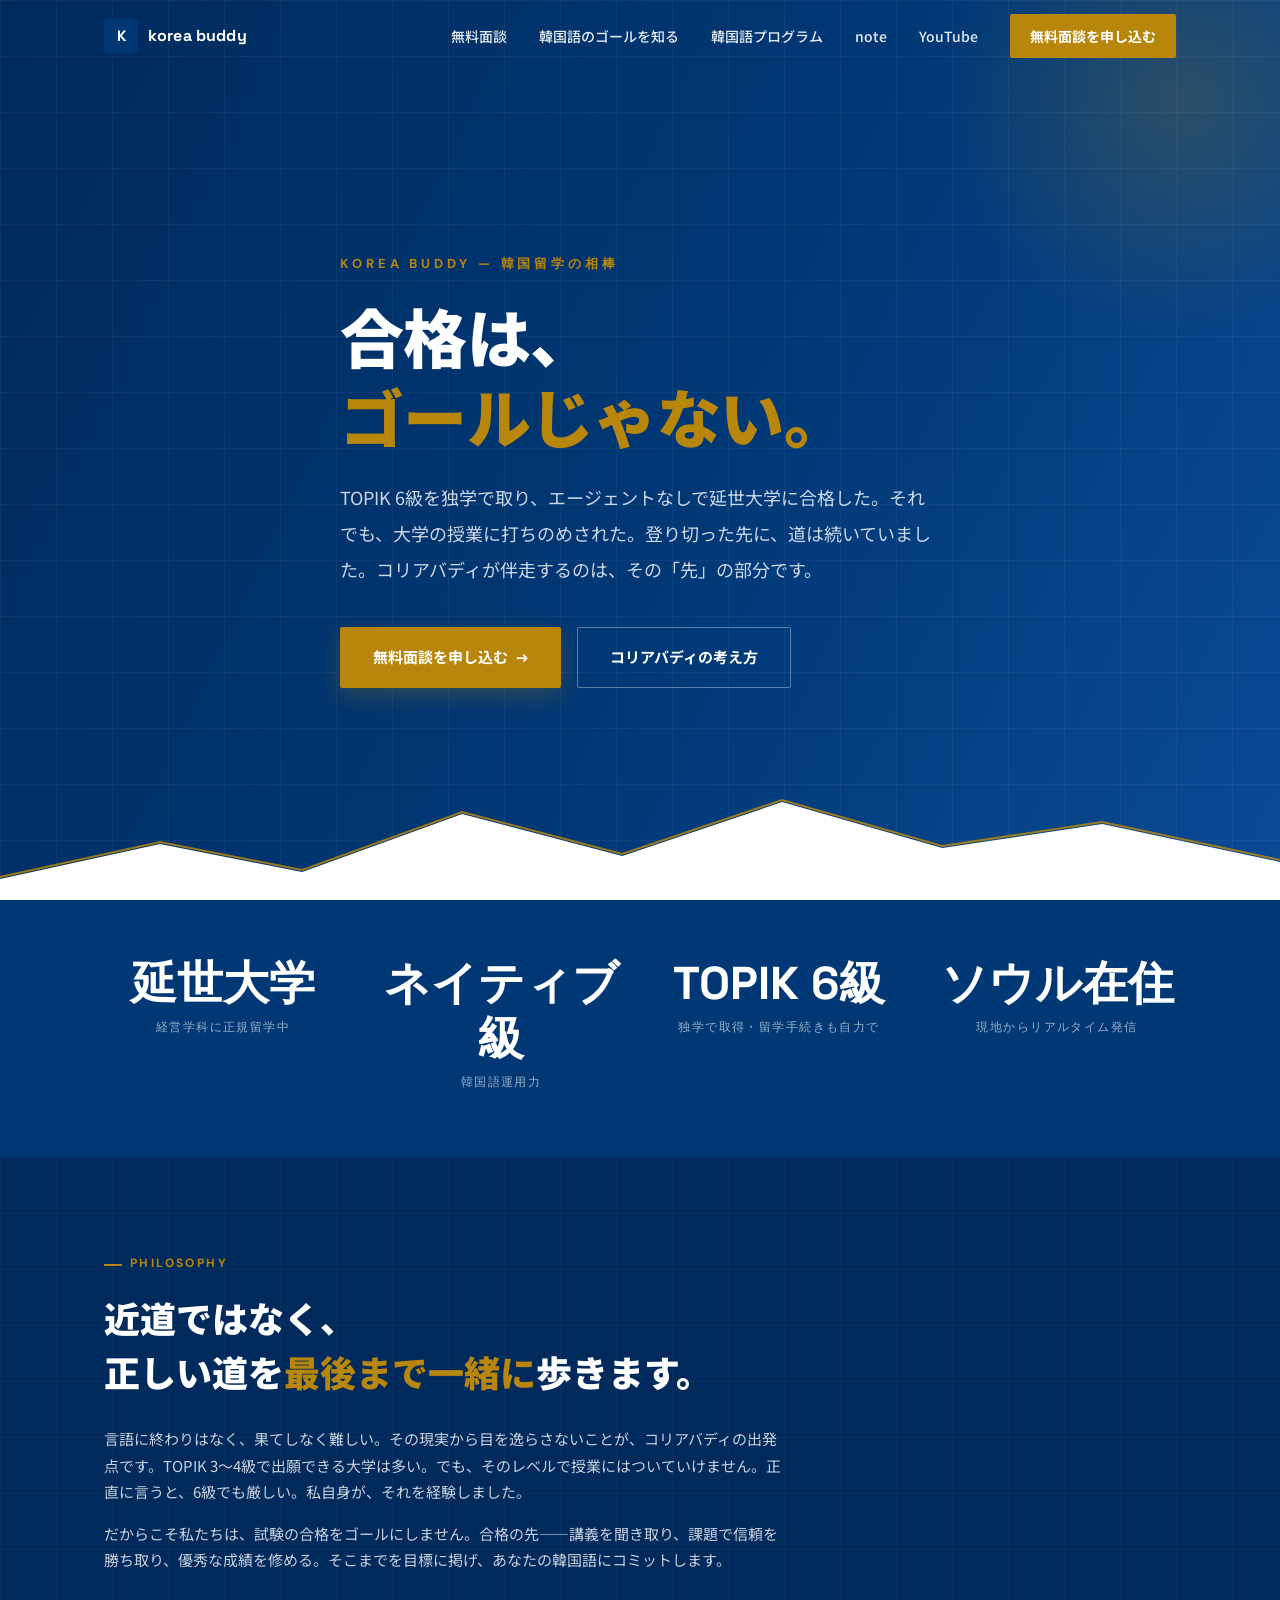
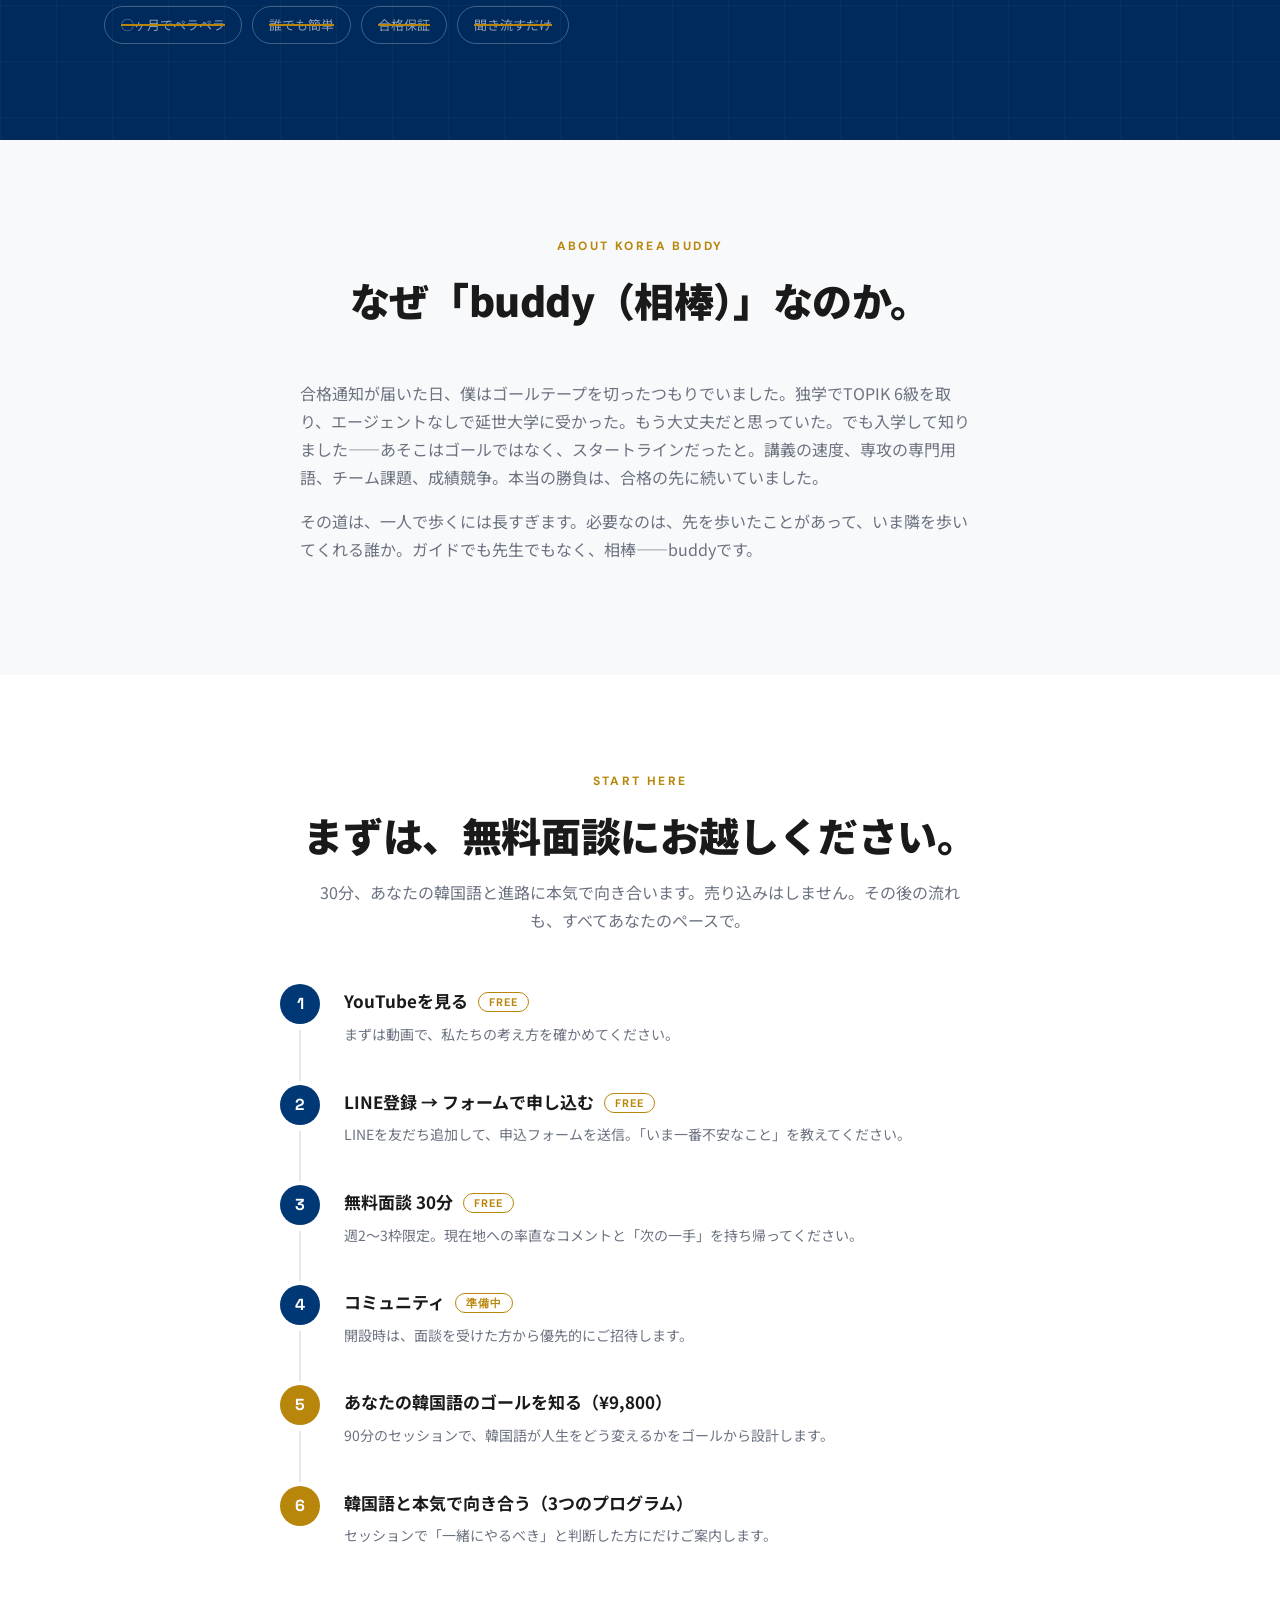
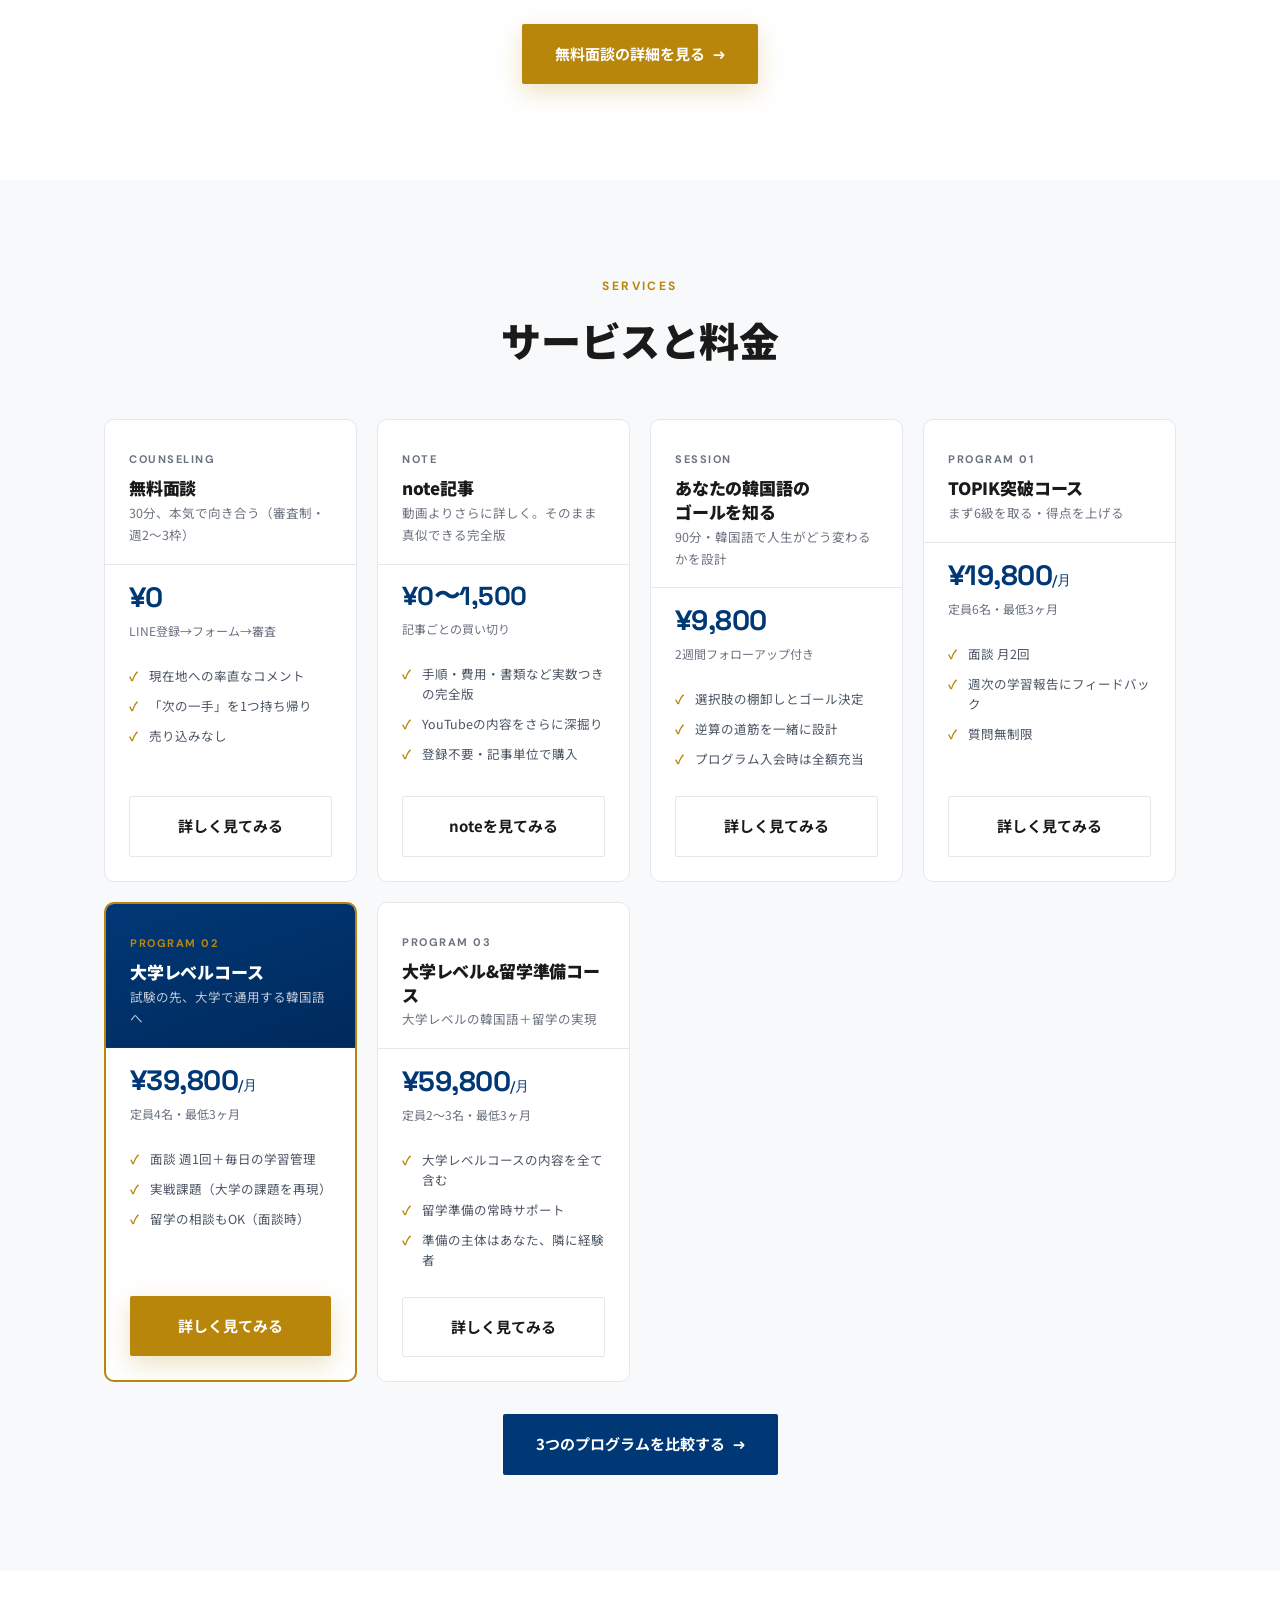
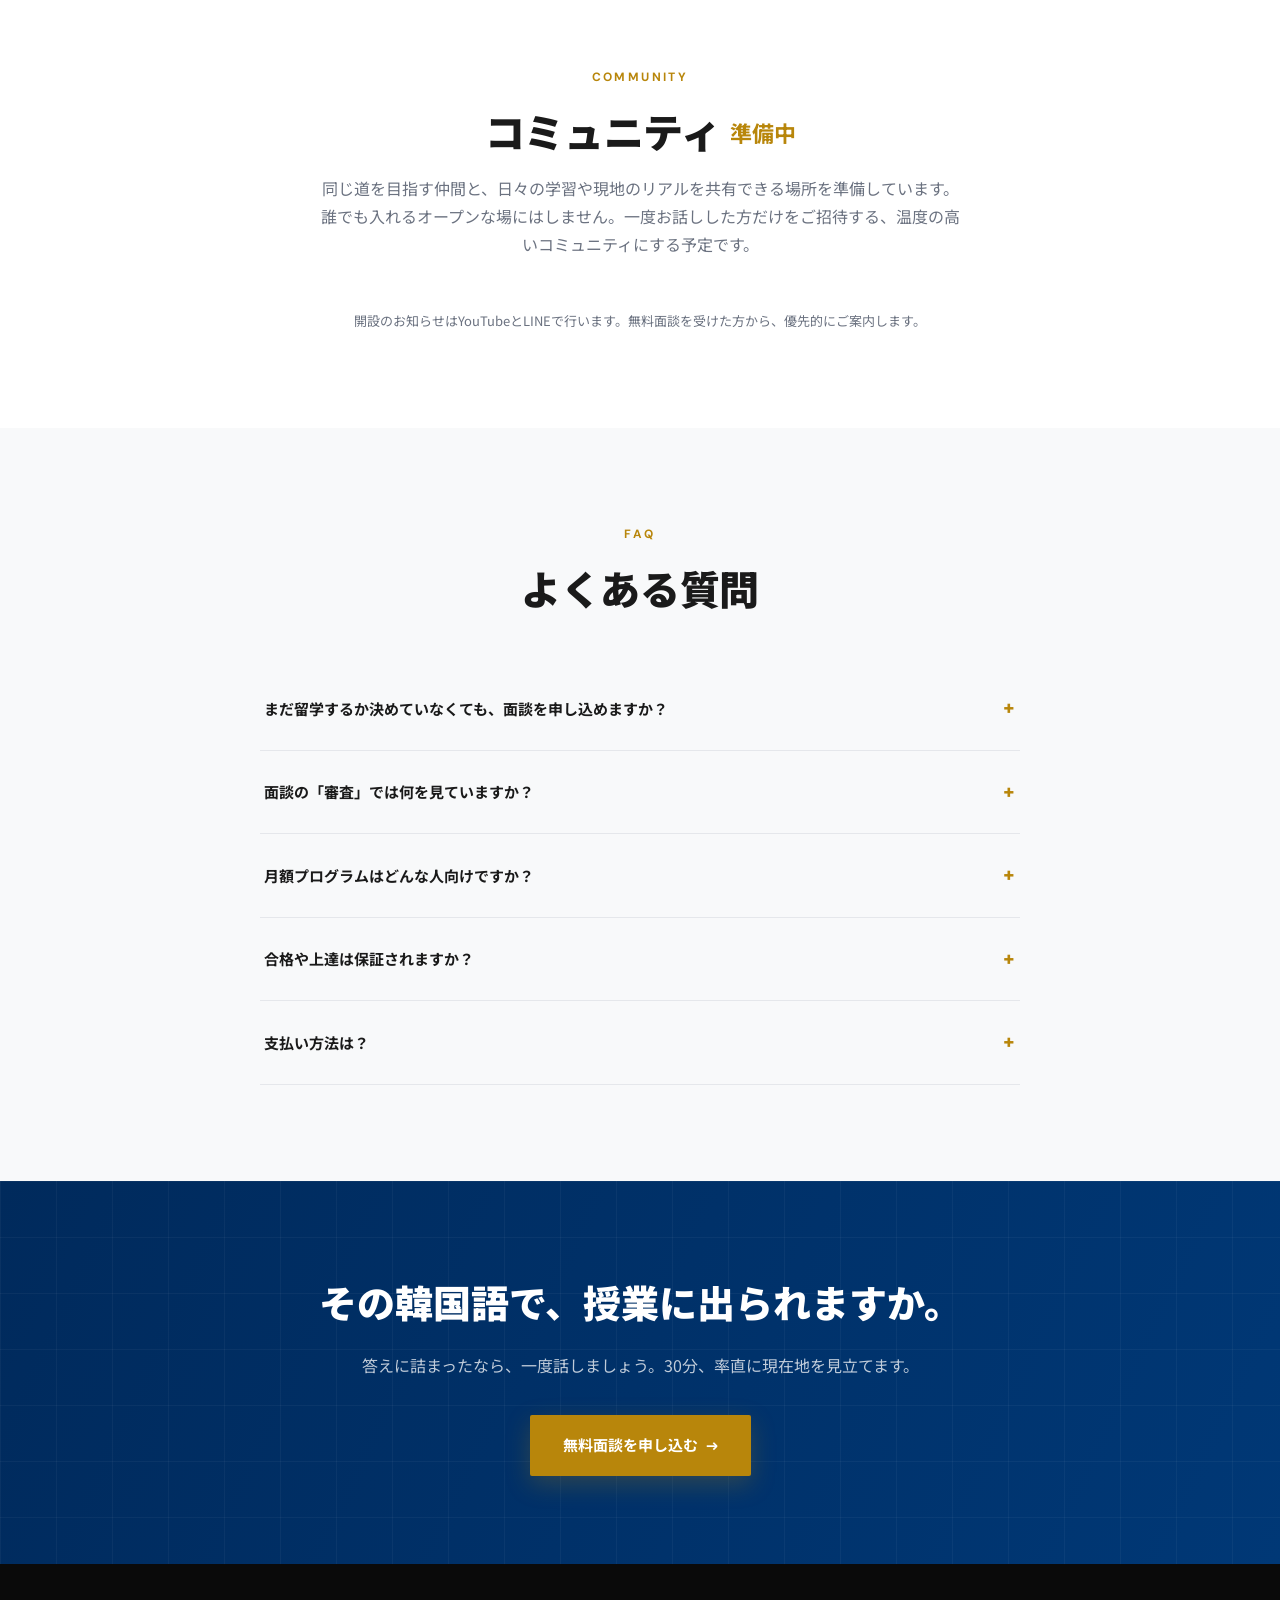
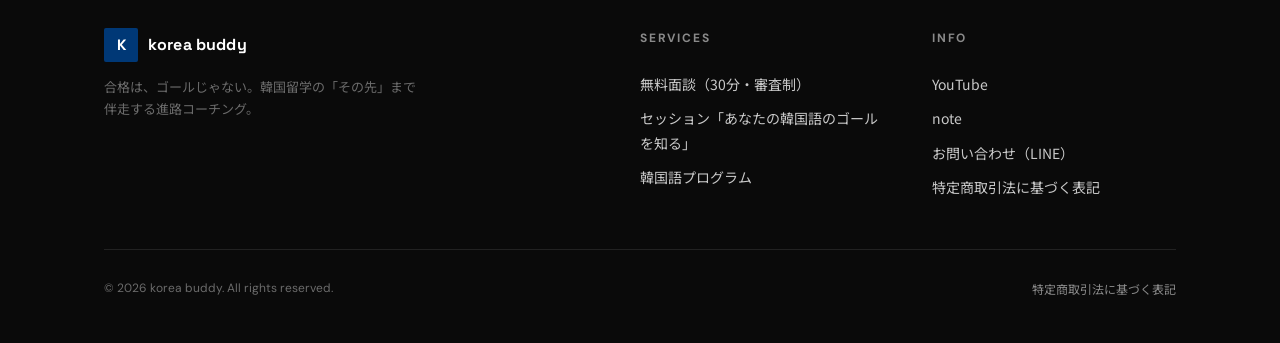
<file: index.html>
<!DOCTYPE html>
<html lang="ja">
<head>
<meta charset="UTF-8">
<meta name="viewport" content="width=device-width, initial-scale=1.0">
<title>コリアバディ｜韓国留学の「その先」まで伴走する進路コーチング</title>
<meta name="description" content="合格は、ゴールじゃない。TOPIK6級を独学取得しエージェントなしで延世大学に合格、それでも授業に打ちのめされた現役留学生が、合格の先の「生き残り」まで伴走します。">
<link rel="preconnect" href="https://fonts.googleapis.com">
<link rel="preconnect" href="https://fonts.gstatic.com" crossorigin>
<link href="https://fonts.googleapis.com/css2?family=Noto+Sans+JP:wght@400;500;700;900&family=Space+Grotesk:wght@500;700&family=DM+Sans:wght@400;500;700&display=swap" rel="stylesheet">
<link rel="stylesheet" href="style.css">
</head>
<body>
<nav class="nav top-transparent">
  <div class="container nav-inner">
    <a href="index.html" class="nav-logo">
      <span class="mark">K</span>
      <span class="name">korea buddy</span>
    </a>
    <div class="nav-links">
      <a href="counseling.html">無料面談</a>
      <a href="session.html">韓国語のゴールを知る</a>
      <a href="coaching.html">韓国語プログラム</a>
      <a href="https://note.com/korea_buddy_jp" target="_blank" rel="noopener">note</a>
      <a href="https://www.youtube.com/@korea_buddy_jp" target="_blank" rel="noopener">YouTube</a>
      <a href="counseling.html" class="nav-cta">無料面談を申し込む</a>
    </div>
    <button class="nav-toggle" aria-label="メニュー" aria-expanded="false">
      <span></span><span></span><span></span>
    </button>
  </div>
  <div class="nav-mobile">
    <a href="counseling.html">無料面談</a>
    <a href="session.html">韓国語のゴールを知る</a>
    <a href="coaching.html">韓国語プログラム</a>
    <a href="https://note.com/korea_buddy_jp" target="_blank" rel="noopener">note</a>
    <a href="https://www.youtube.com/@korea_buddy_jp" target="_blank" rel="noopener">YouTube</a>
    <a href="counseling.html" class="nav-cta">無料面談を申し込む</a>
  </div>
</nav>
<header class="hero">
  <div class="container">
    <div class="hero-inner">
      <span class="hero-tagline">korea buddy — 韓国留学の相棒</span>
      <h1>合格は、<br><span class="gold">ゴールじゃない。</span></h1>
      <p>TOPIK 6級を独学で取り、エージェントなしで延世大学に合格した。それでも、大学の授業に打ちのめされた。登り切った先に、道は続いていました。コリアバディが伴走するのは、その「先」の部分です。</p>
      <div class="hero-ctas">
        <a href="counseling.html" class="btn btn-gold">無料面談を申し込む <span class="arrow">→</span></a>
        <a href="#philosophy" class="btn btn-outline">コリアバディの考え方</a>
      </div>
    </div>
  </div>
  <svg class="ridge" viewBox="0 0 1440 120" preserveAspectRatio="none" aria-hidden="true">
  <path class="line" d="M0,95 L180,60 L340,88 L520,30 L700,72 L880,18 L1060,64 L1240,40 L1440,78"/>
  <path class="fill" d="M0,120 L0,97 L180,62 L340,90 L520,32 L700,74 L880,20 L1060,66 L1240,42 L1440,80 L1440,120 Z"/>
</svg>
</header>

<section class="stats">
  <div class="container">
    <div class="stats-grid">
      <div class="stat reveal">
        <div class="num">延世大学</div>
        <div class="label">経営学科に正規留学中</div>
      </div>
      <div class="stat reveal">
        <div class="num">ネイティブ級</div>
        <div class="label">韓国語運用力</div>
      </div>
      <div class="stat reveal">
        <div class="num">TOPIK 6級</div>
        <div class="label">独学で取得・留学手続きも自力で</div>
      </div>
      <div class="stat reveal">
        <div class="num">ソウル在住</div>
        <div class="label">現地からリアルタイム発信</div>
      </div>
    </div>
  </div>
</section>

<section class="philosophy" id="philosophy">
  <div class="container">
    <span class="eyebrow">Philosophy</span>
    <h2 class="reveal">近道ではなく、<br>正しい道を<span class="gold">最後まで一緒に</span>歩きます。</h2>
    <p class="reveal">言語に終わりはなく、果てしなく難しい。その現実から目を逸らさないことが、コリアバディの出発点です。TOPIK 3〜4級で出願できる大学は多い。でも、そのレベルで授業にはついていけません。正直に言うと、6級でも厳しい。私自身が、それを経験しました。</p>
    <p class="reveal">だからこそ私たちは、試験の合格をゴールにしません。合格の先——講義を聞き取り、課題で信頼を勝ち取り、優秀な成績を修める。そこまでを目標に掲げ、あなたの韓国語にコミットします。</p>
    <div class="not-say reveal">
      <span>◯ヶ月でペラペラ</span>
      <span>誰でも簡単</span>
      <span>合格保証</span>
      <span>聞き流すだけ</span>
    </div>
  </div>
</section>

<section class="section alt" id="about">
  <div class="container">
    <div class="section-head center reveal">
      <span class="eyebrow">About korea buddy</span>
      <h2 class="section-title">なぜ「buddy（相棒）」なのか。</h2>
    </div>
    <div class="faq reveal" style="max-width:680px;">
      <p style="color:var(--gray);margin-bottom:16px;">合格通知が届いた日、僕はゴールテープを切ったつもりでいました。独学でTOPIK 6級を取り、エージェントなしで延世大学に受かった。もう大丈夫だと思っていた。でも入学して知りました——あそこはゴールではなく、スタートラインだったと。講義の速度、専攻の専門用語、チーム課題、成績競争。本当の勝負は、合格の先に続いていました。</p>
      <p style="color:var(--gray);margin-bottom:16px;">その道は、一人で歩くには長すぎます。必要なのは、先を歩いたことがあって、いま隣を歩いてくれる誰か。ガイドでも先生でもなく、相棒——buddyです。</p>
    </div>
  </div>
</section>

<section class="section" id="flow">
  <div class="container">
    <div class="section-head center reveal">
      <span class="eyebrow">Start Here</span>
      <h2 class="section-title">まずは、無料面談にお越しください。</h2>
      <p class="section-sub">30分、あなたの韓国語と進路に本気で向き合います。売り込みはしません。その後の流れも、すべてあなたのペースで。</p>
    </div>
    <div class="stair reveal">
      <div class="stair-step">
        <h4>YouTubeを見る<span class="free">FREE</span></h4>
        <p>まずは動画で、私たちの考え方を確かめてください。</p>
      </div>
      <div class="stair-step">
        <h4>LINE登録 → フォームで申し込む<span class="free">FREE</span></h4>
        <p>LINEを友だち追加して、申込フォームを送信。「いま一番不安なこと」を教えてください。</p>
      </div>
      <div class="stair-step">
        <h4>無料面談 30分<span class="free">FREE</span></h4>
        <p>週2〜3枠限定。現在地への率直なコメントと「次の一手」を持ち帰ってください。</p>
      </div>
      <div class="stair-step">
        <h4>コミュニティ<span class="free">準備中</span></h4>
        <p>開設時は、面談を受けた方から優先的にご招待します。</p>
      </div>
      <div class="stair-step gold">
        <h4>あなたの韓国語のゴールを知る（¥9,800）</h4>
        <p>90分のセッションで、韓国語が人生をどう変えるかをゴールから設計します。</p>
      </div>
      <div class="stair-step gold">
        <h4>韓国語と本気で向き合う（3つのプログラム）</h4>
        <p>セッションで「一緒にやるべき」と判断した方にだけご案内します。</p>
      </div>
    </div>
    <div class="center reveal" style="margin-top:36px;">
      <a href="counseling.html" class="btn btn-gold">無料面談の詳細を見る <span class="arrow">→</span></a>
    </div>
  </div>
</section>

<section class="section alt" id="services">
  <div class="container">
    <div class="section-head center reveal">
      <span class="eyebrow">Services</span>
      <h2 class="section-title">サービスと料金</h2>
    </div>
    <div class="courses svc reveal">

      <div class="course">
        <div class="course-head">
          <span class="c-tag">Counseling</span>
          <h3>無料面談</h3>
          <p class="c-goal">30分、本気で向き合う（審査制・週2〜3枠）</p>
        </div>
        <div class="course-price">
          <span class="amt">¥0</span>
          <p class="cap">LINE登録→フォーム→審査</p>
        </div>
        <ul>
          <li>現在地への率直なコメント</li>
          <li>「次の一手」を1つ持ち帰り</li>
          <li>売り込みなし</li>
        </ul>
        <div class="course-cta"><a href="counseling.html" class="btn btn-outline-dark">詳しく見てみる</a></div>
      </div>

      <div class="course">
        <div class="course-head">
          <span class="c-tag">Note</span>
          <h3>note記事</h3>
          <p class="c-goal">動画よりさらに詳しく。そのまま真似できる完全版</p>
        </div>
        <div class="course-price">
          <span class="amt" style="font-size:26px;">¥0〜1,500</span>
          <p class="cap">記事ごとの買い切り</p>
        </div>
        <ul>
          <li>手順・費用・書類など実数つきの完全版</li>
          <li>YouTubeの内容をさらに深掘り</li>
          <li>登録不要・記事単位で購入</li>
        </ul>
        <div class="course-cta"><a href="https://note.com/korea_buddy_jp" target="_blank" rel="noopener" class="btn btn-outline-dark">noteを見てみる</a></div>
      </div>

      <div class="course">
        <div class="course-head">
          <span class="c-tag">Session</span>
          <h3>あなたの韓国語の<br>ゴールを知る</h3>
          <p class="c-goal">90分・韓国語で人生がどう変わるかを設計</p>
        </div>
        <div class="course-price">
          <span class="amt">¥9,800</span>
          <p class="cap">2週間フォローアップ付き</p>
        </div>
        <ul>
          <li>選択肢の棚卸しとゴール決定</li>
          <li>逆算の道筋を一緒に設計</li>
          <li>プログラム入会時は全額充当</li>
        </ul>
        <div class="course-cta"><a href="session.html" class="btn btn-outline-dark">詳しく見てみる</a></div>
      </div>

      <div class="course">
        <div class="course-head">
          <span class="c-tag">Program 01</span>
          <h3>TOPIK突破コース</h3>
          <p class="c-goal">まず6級を取る・得点を上げる</p>
        </div>
        <div class="course-price">
          <span class="amt">¥19,800<small>/月</small></span>
          <p class="cap">定員6名・最低3ヶ月</p>
        </div>
        <ul>
          <li>面談 月2回</li>
          <li>週次の学習報告にフィードバック</li>
          <li>質問無制限</li>
        </ul>
        <div class="course-cta"><a href="course-topik.html" class="btn btn-outline-dark">詳しく見てみる</a></div>
      </div>

      <div class="course featured">
        <div class="course-head">
          <span class="c-tag">Program 02</span>
          <h3>大学レベルコース</h3>
          <p class="c-goal">試験の先、大学で通用する韓国語へ</p>
        </div>
        <div class="course-price">
          <span class="amt">¥39,800<small>/月</small></span>
          <p class="cap">定員4名・最低3ヶ月</p>
        </div>
        <ul>
          <li>面談 週1回＋毎日の学習管理</li>
          <li>実戦課題（大学の課題を再現）</li>
          <li>留学の相談もOK（面談時）</li>
        </ul>
        <div class="course-cta"><a href="course-univ.html" class="btn btn-gold">詳しく見てみる</a></div>
      </div>

      <div class="course">
        <div class="course-head">
          <span class="c-tag">Program 03</span>
          <h3>大学レベル&amp;留学準備コース</h3>
          <p class="c-goal">大学レベルの韓国語＋留学の実現</p>
        </div>
        <div class="course-price">
          <span class="amt">¥59,800<small>/月</small></span>
          <p class="cap">定員2〜3名・最低3ヶ月</p>
        </div>
        <ul>
          <li>大学レベルコースの内容を全て含む</li>
          <li>留学準備の常時サポート</li>
          <li>準備の主体はあなた、隣に経験者</li>
        </ul>
        <div class="course-cta"><a href="course-abroad.html" class="btn btn-outline-dark">詳しく見てみる</a></div>
      </div>

    </div>
    <div class="center reveal" style="margin-top:32px;">
      <a href="coaching.html" class="btn btn-blue">3つのプログラムを比較する <span class="arrow">→</span></a>
    </div>
  </div>
</section>

<section class="section" id="community">
  <div class="container">
    <div class="section-head center reveal">
      <span class="eyebrow">Community</span>
      <h2 class="section-title">コミュニティ<span style="font-size:.55em;font-weight:700;color:var(--gold);vertical-align:6px;margin-left:10px;">準備中</span></h2>
      <p class="section-sub">同じ道を目指す仲間と、日々の学習や現地のリアルを共有できる場所を準備しています。誰でも入れるオープンな場にはしません。一度お話しした方だけをご招待する、温度の高いコミュニティにする予定です。</p>
    </div>
    <div class="center reveal">
      <p style="font-size:13px;color:var(--gray);">開設のお知らせはYouTubeとLINEで行います。無料面談を受けた方から、優先的にご案内します。</p>
    </div>
  </div>
</section>

<section class="section alt" id="faq">
  <div class="container">
    <div class="section-head center reveal">
      <span class="eyebrow">FAQ</span>
      <h2 class="section-title">よくある質問</h2>
    </div>
    <div class="faq reveal">
      <details class="faq-item">
        <summary>まだ留学するか決めていなくても、面談を申し込めますか？</summary>
        <div class="faq-a">はい、その段階の方こそ歓迎です。セッション「あなたの韓国語のゴールを知る」は「留学ありき」ではなく、ワーホリや国内学習も含めてゴールを決めるところから行います。面談で「あなたは今は申し込まなくていい」とお伝えすることもあります。</div>
      </details>
      <details class="faq-item">
        <summary>面談の「審査」では何を見ていますか？</summary>
        <div class="faq-a">学歴や現在の韓国語レベルではありません。フォームの自由記述から伝わる真剣さです。枠が限られているため、本気で悩んでいる方を優先しています。</div>
      </details>
      <details class="faq-item">
        <summary>月額プログラムはどんな人向けですか？</summary>
        <div class="faq-a">TOPIK 5級以上で、本気で取り組む方向けです。5級未満の方は、まずYouTubeで力をつけてから来てください。「簡単に」「短期間で」を求める方には向いていません。最低契約期間を3ヶ月としているのも、それ未満で変化を約束するのは不誠実だと考えているためです。</div>
      </details>
      <details class="faq-item">
        <summary>合格や上達は保証されますか？</summary>
        <div class="faq-a">保証しません。合格や上達を保証する言葉は、この分野では誠実ではないと考えています。お約束できるのは、私が実際に歩いた道の全てと、あなたの状況に合わせた伴走です。</div>
      </details>
      <details class="faq-item">
        <summary>支払い方法は？</summary>
        <div class="faq-a">クレジットカード決済（Stripe）に対応しています。セッション・コーチングとも各ページの申込ボタンからお支払いいただけます。</div>
      </details>
    </div>
  </div>
</section>

<section class="cta-band">
  <div class="container">
    <h2 class="reveal">その韓国語で、授業に出られますか。</h2>
    <p class="reveal">答えに詰まったなら、一度話しましょう。30分、率直に現在地を見立てます。</p>
    <a href="counseling.html" class="btn btn-gold reveal">無料面談を申し込む <span class="arrow">→</span></a>
  </div>
</section>

<footer>
  <div class="container">
    <div class="footer-grid">
      <div class="footer-brand">
        <a href="index.html" class="nav-logo">
          <span class="mark">K</span>
          <span class="name">korea buddy</span>
        </a>
        <p>合格は、ゴールじゃない。韓国留学の「その先」まで伴走する進路コーチング。</p>
      </div>
      <div class="footer-col">
        <h4>Services</h4>
        <a href="counseling.html">無料面談（30分・審査制）</a>
        <a href="session.html">セッション「あなたの韓国語のゴールを知る」</a>
        <a href="coaching.html">韓国語プログラム</a>
        </div>
      <div class="footer-col">
        <h4>Info</h4>
        <a href="https://www.youtube.com/@korea_buddy_jp" target="_blank" rel="noopener">YouTube</a>
        <a href="https://note.com/korea_buddy_jp" target="_blank" rel="noopener">note</a>
        <a href="https://lin.ee/tk860H2">お問い合わせ（LINE）</a>
        <a href="tokushoho.html">特定商取引法に基づく表記</a>
      </div>
    </div>
    <div class="footer-bottom">
      <p>© 2026 korea buddy. All rights reserved.</p>
      <a href="tokushoho.html">特定商取引法に基づく表記</a>
    </div>
  </div>
</footer>

<script src="script.js"></script>
</body>
</html>
</file>
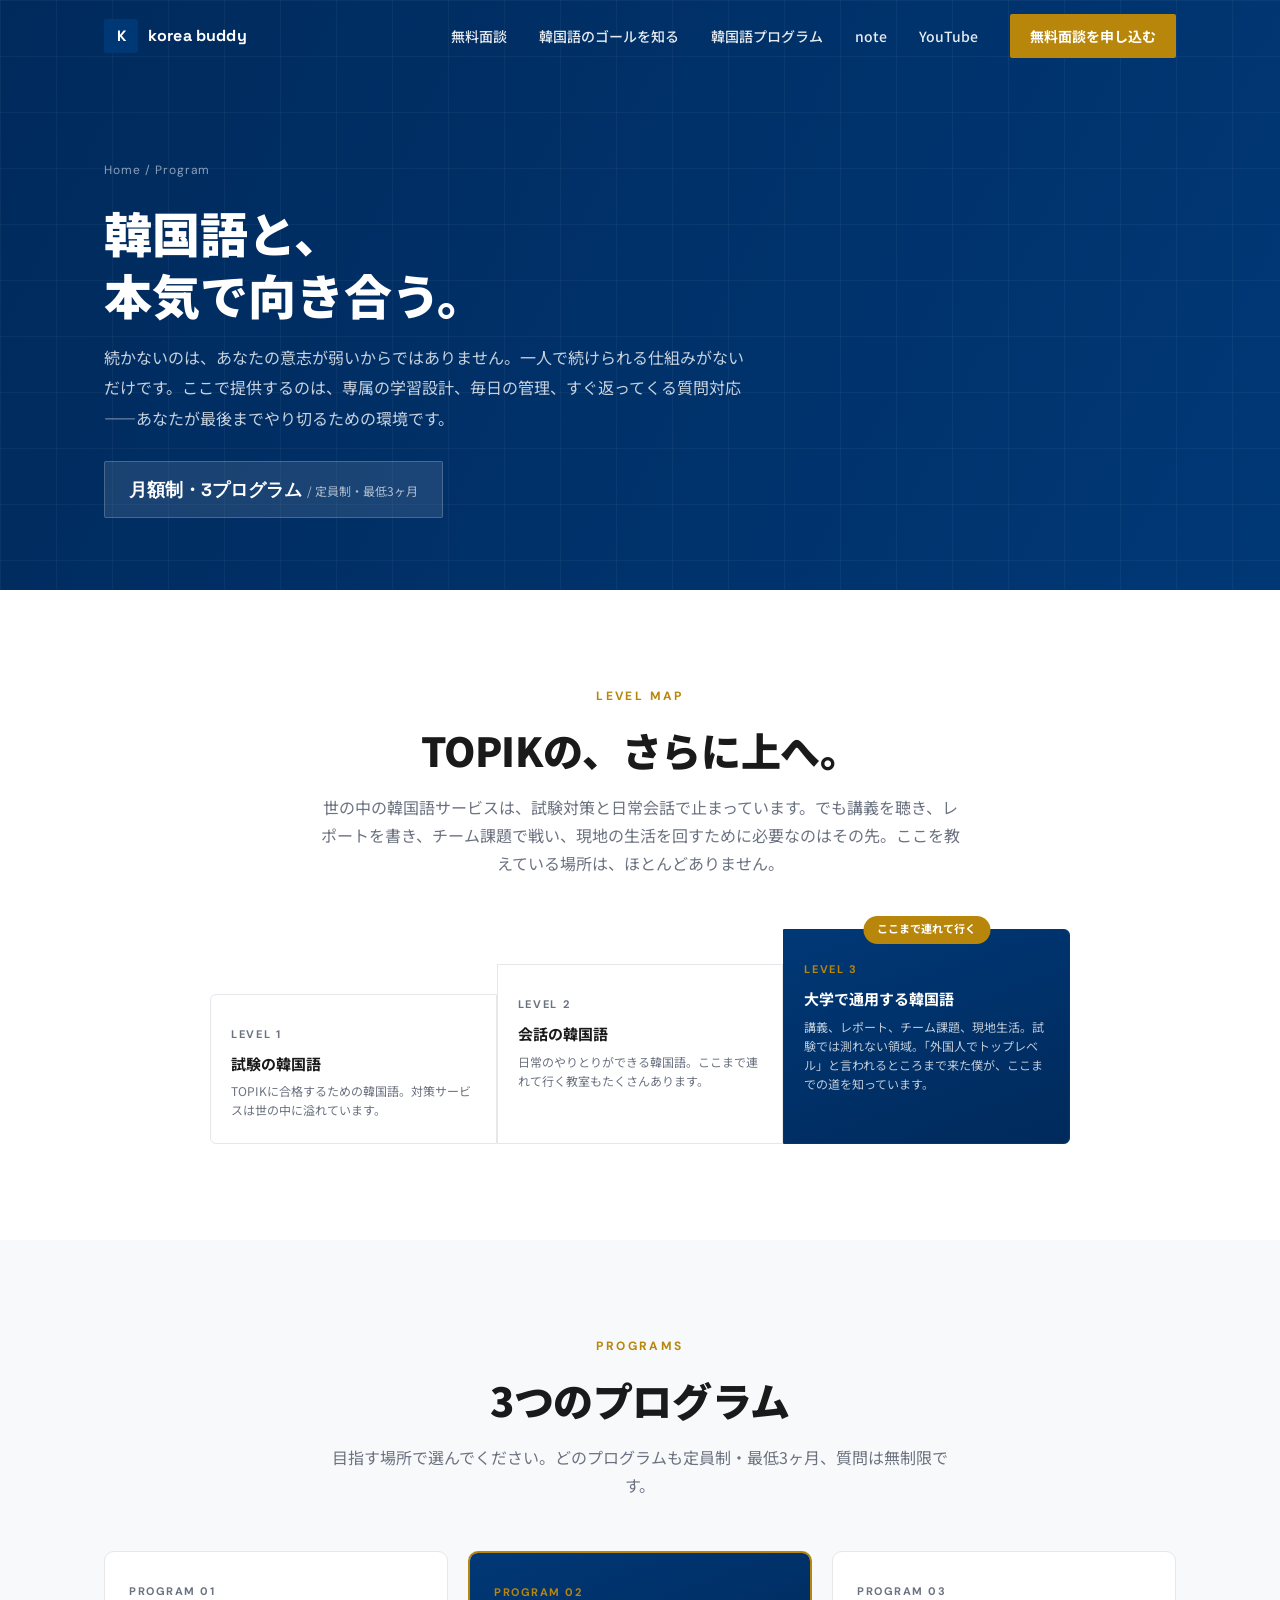
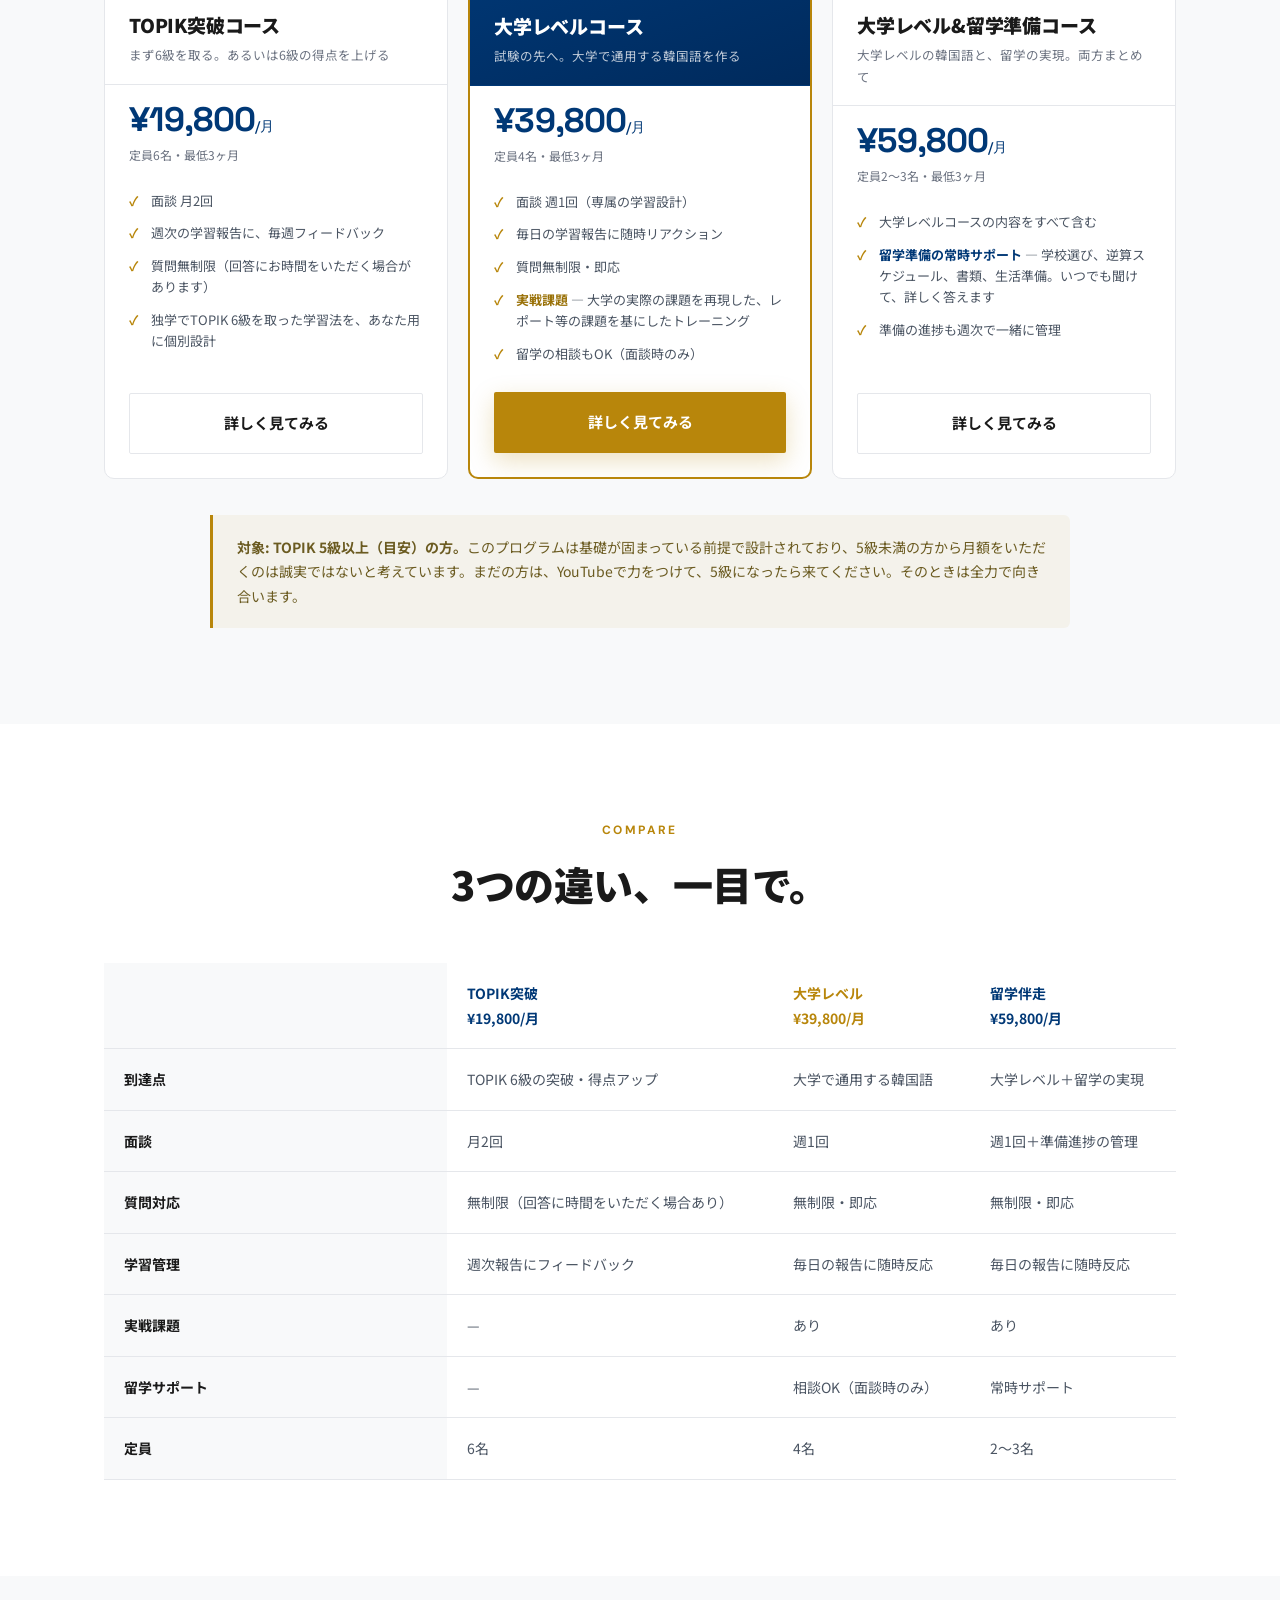
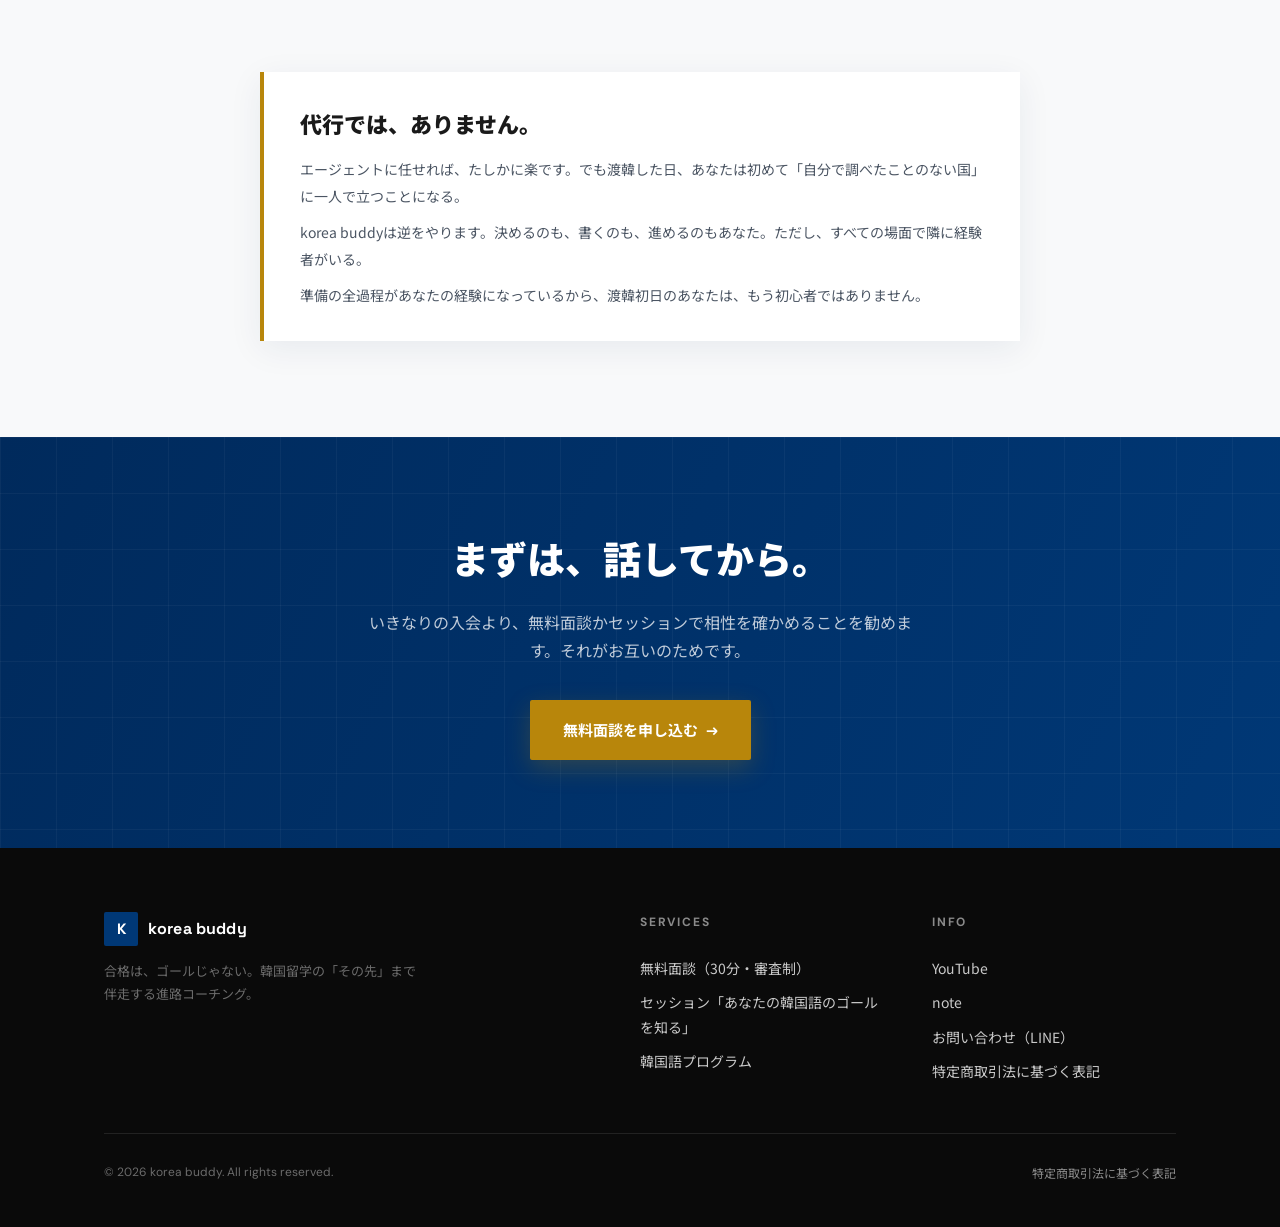
<file: coaching.html>
<!DOCTYPE html>
<html lang="ja">
<head>
<meta charset="UTF-8">
<meta name="viewport" content="width=device-width, initial-scale=1.0">
<title>韓国語と本気で向き合う（3つのプログラム） | korea buddy</title>
<meta name="description" content="TOPIK突破・大学レベル・留学伴走の3プログラム。知識はYouTubeで無料公開、月額で提供するのはあなた専属の学習設計と日々の管理。TOPIK 5級以上の方が対象です。">
<link rel="preconnect" href="https://fonts.googleapis.com">
<link rel="preconnect" href="https://fonts.gstatic.com" crossorigin>
<link href="https://fonts.googleapis.com/css2?family=Noto+Sans+JP:wght@400;500;700;900&family=Space+Grotesk:wght@500;700&family=DM+Sans:wght@400;500;700&display=swap" rel="stylesheet">
<link rel="stylesheet" href="style.css">
</head>
<body>

<nav class="nav top-transparent">
  <div class="container nav-inner">
    <a href="index.html" class="nav-logo">
      <span class="mark">K</span>
      <span class="name">korea buddy</span>
    </a>
    <div class="nav-links">
      <a href="counseling.html">無料面談</a>
      <a href="session.html">韓国語のゴールを知る</a>
      <a href="coaching.html">韓国語プログラム</a>
      <a href="https://note.com/korea_buddy_jp" target="_blank" rel="noopener">note</a>
      <a href="https://www.youtube.com/@korea_buddy_jp" target="_blank" rel="noopener">YouTube</a>
      <a href="counseling.html" class="nav-cta">無料面談を申し込む</a>
    </div>
    <button class="nav-toggle" aria-label="メニュー" aria-expanded="false">
      <span></span><span></span><span></span>
    </button>
  </div>
  <div class="nav-mobile">
    <a href="counseling.html">無料面談</a>
    <a href="session.html">韓国語のゴールを知る</a>
    <a href="coaching.html">韓国語プログラム</a>
    <a href="https://note.com/korea_buddy_jp" target="_blank" rel="noopener">note</a>
    <a href="https://www.youtube.com/@korea_buddy_jp" target="_blank" rel="noopener">YouTube</a>
    <a href="counseling.html" class="nav-cta">無料面談を申し込む</a>
  </div>
</nav>
<header class="page-hero">
  <div class="container">
    <span class="crumb"><a href="index.html">Home</a> / Program</span>
    <h1>韓国語と、<br>本気で向き合う。</h1>
    <p>続かないのは、あなたの意志が弱いからではありません。一人で続けられる仕組みがないだけです。ここで提供するのは、専属の学習設計、毎日の管理、すぐ返ってくる質問対応——あなたが最後までやり切るための環境です。</p>
    <span class="price-inline">月額制・3プログラム <small>/ 定員制・最低3ヶ月</small></span>
  </div>
</header>

<section class="section">
  <div class="container">
    <div class="section-head center reveal">
      <span class="eyebrow">Level Map</span>
      <h2 class="section-title">TOPIKの、さらに上へ。</h2>
      <p class="section-sub">世の中の韓国語サービスは、試験対策と日常会話で止まっています。でも講義を聴き、レポートを書き、チーム課題で戦い、現地の生活を回すために必要なのはその先。ここを教えている場所は、ほとんどありません。</p>
    </div>
    <div class="level-map reveal">
      <div class="level l1">
        <span class="lv">Level 1</span>
        <h4>試験の韓国語</h4>
        <p>TOPIKに合格するための韓国語。対策サービスは世の中に溢れています。</p>
      </div>
      <div class="level l2">
        <span class="lv">Level 2</span>
        <h4>会話の韓国語</h4>
        <p>日常のやりとりができる韓国語。ここまで連れて行く教室もたくさんあります。</p>
      </div>
      <div class="level l3">
        <span class="lv">Level 3</span>
        <h4>大学で通用する韓国語</h4>
        <p>講義、レポート、チーム課題、現地生活。試験では測れない領域。「外国人でトップレベル」と言われるところまで来た僕が、ここまでの道を知っています。</p>
      </div>
    </div>
  </div>
</section>

<section class="section alt" id="programs">
  <div class="container">
    <div class="section-head center reveal">
      <span class="eyebrow">Programs</span>
      <h2 class="section-title">3つのプログラム</h2>
      <p class="section-sub">目指す場所で選んでください。どのプログラムも定員制・最低3ヶ月、質問は無制限です。</p>
    </div>
    <div class="courses reveal">

      <div class="course">
        <div class="course-head">
          <span class="c-tag">Program 01</span>
          <h3>TOPIK突破コース</h3>
          <p class="c-goal">まず6級を取る。あるいは6級の得点を上げる</p>
        </div>
        <div class="course-price">
          <span class="amt">¥19,800<small>/月</small></span>
          <p class="cap">定員6名・最低3ヶ月</p>
        </div>
        <ul>
          <li>面談 月2回</li>
          <li>週次の学習報告に、毎週フィードバック</li>
          <li>質問無制限（回答にお時間をいただく場合があります）</li>
          <li>独学でTOPIK 6級を取った学習法を、あなた用に個別設計</li>
        </ul>
        <div class="course-cta">
          <a href="course-topik.html" class="btn btn-outline-dark">詳しく見てみる</a>
        </div>
      </div>

      <div class="course featured">
        <div class="course-head">
          <span class="c-tag">Program 02</span>
          <h3>大学レベルコース</h3>
          <p class="c-goal">試験の先へ。大学で通用する韓国語を作る</p>
        </div>
        <div class="course-price">
          <span class="amt">¥39,800<small>/月</small></span>
          <p class="cap">定員4名・最低3ヶ月</p>
        </div>
        <ul>
          <li>面談 週1回（専属の学習設計）</li>
          <li>毎日の学習報告に随時リアクション</li>
          <li>質問無制限・即応</li>
          <li><b>実戦課題</b> — 大学の実際の課題を再現した、レポート等の課題を基にしたトレーニング</li>
          <li>留学の相談もOK（面談時のみ）</li>
        </ul>
        <div class="course-cta">
          <a href="course-univ.html" class="btn btn-gold">詳しく見てみる</a>
        </div>
      </div>

      <div class="course">
        <div class="course-head">
          <span class="c-tag">Program 03</span>
          <h3>大学レベル&amp;留学準備コース</h3>
          <p class="c-goal">大学レベルの韓国語と、留学の実現。両方まとめて</p>
        </div>
        <div class="course-price">
          <span class="amt">¥59,800<small>/月</small></span>
          <p class="cap">定員2〜3名・最低3ヶ月</p>
        </div>
        <ul>
          <li>大学レベルコースの内容をすべて含む</li>
          <li><b>留学準備の常時サポート</b> — 学校選び、逆算スケジュール、書類、生活準備。いつでも聞けて、詳しく答えます</li>
          <li>準備の進捗も週次で一緒に管理</li>
                  </ul>
        <div class="course-cta">
          <a href="course-abroad.html" class="btn btn-outline-dark">詳しく見てみる</a>
        </div>
      </div>

    </div>

    <div class="notice reveal" style="max-width:860px;margin:36px auto 0;">
      <b>対象: TOPIK 5級以上（目安）の方。</b>このプログラムは基礎が固まっている前提で設計されており、5級未満の方から月額をいただくのは誠実ではないと考えています。まだの方は、YouTubeで力をつけて、5級になったら来てください。そのときは全力で向き合います。
    </div>
  </div>
</section>

<section class="section">
  <div class="container">
    <div class="section-head center reveal">
      <span class="eyebrow">Compare</span>
      <h2 class="section-title">3つの違い、一目で。</h2>
    </div>

    <div class="compare-desktop table-scroll reveal">
      <table class="info-table" style="background:var(--white);">
        <tr><th style="width:22%;"></th><td style="font-weight:700;color:var(--blue);">TOPIK突破<br>¥19,800/月</td><td style="font-weight:700;color:var(--gold);">大学レベル<br>¥39,800/月</td><td style="font-weight:700;color:var(--blue);">留学伴走<br>¥59,800/月</td></tr>
        <tr><th>到達点</th><td>TOPIK 6級の突破・得点アップ</td><td>大学で通用する韓国語</td><td>大学レベル＋留学の実現</td></tr>
        <tr><th>面談</th><td>月2回</td><td>週1回</td><td>週1回＋準備進捗の管理</td></tr>
        <tr><th>質問対応</th><td>無制限（回答に時間をいただく場合あり）</td><td>無制限・即応</td><td>無制限・即応</td></tr>
        <tr><th>学習管理</th><td>週次報告にフィードバック</td><td>毎日の報告に随時反応</td><td>毎日の報告に随時反応</td></tr>
        <tr><th>実戦課題</th><td>—</td><td>あり</td><td>あり</td></tr>
        <tr><th>留学サポート</th><td>—</td><td>相談OK（面談時のみ）</td><td>常時サポート</td></tr>
        <tr><th>定員</th><td>6名</td><td>4名</td><td>2〜3名</td></tr>
      </table>
    </div>

    <div class="compare-mobile reveal">
      <div class="spec-card">
        <div class="spec-head"><h4>TOPIK突破コース</h4><span class="sp-price">¥19,800/月</span></div>
        <dl>
          <dt>到達点</dt><dd>TOPIK 6級の突破・得点アップ</dd>
          <dt>面談</dt><dd>月2回</dd>
          <dt>質問対応</dt><dd>無制限（回答に時間をいただく場合あり）</dd>
          <dt>学習管理</dt><dd>週次報告にフィードバック</dd>
          <dt>実戦課題</dt><dd>—</dd>
          <dt>留学</dt><dd>—</dd>
          <dt>定員</dt><dd>6名</dd>
        </dl>
      </div>
      <div class="spec-card featured">
        <div class="spec-head"><h4>大学レベルコース</h4><span class="sp-price">¥39,800/月</span></div>
        <dl>
          <dt>到達点</dt><dd>大学で通用する韓国語</dd>
          <dt>面談</dt><dd>週1回</dd>
          <dt>質問対応</dt><dd>無制限・即応</dd>
          <dt>学習管理</dt><dd>毎日の報告に随時反応</dd>
          <dt>実戦課題</dt><dd>あり（大学の実際の課題を再現）</dd>
          <dt>留学</dt><dd>相談OK（面談時のみ）</dd>
          <dt>定員</dt><dd>4名</dd>
        </dl>
      </div>
      <div class="spec-card">
        <div class="spec-head"><h4>大学レベル&amp;留学準備コース</h4><span class="sp-price">¥59,800/月</span></div>
        <dl>
          <dt>到達点</dt><dd>大学レベル＋留学の実現</dd>
          <dt>面談</dt><dd>週1回＋準備進捗の管理</dd>
          <dt>質問対応</dt><dd>無制限・即応</dd>
          <dt>学習管理</dt><dd>毎日の報告に随時反応</dd>
          <dt>実戦課題</dt><dd>あり</dd>
          <dt>留学</dt><dd>常時サポート</dd>
          <dt>定員</dt><dd>2〜3名</dd>
        </dl>
      </div>
    </div>
  </div>
</section>

<section class="section alt">
  <div class="container">
    <div class="declare reveal">
      <h3>代行では、ありません。</h3>
      <p>エージェントに任せれば、たしかに楽です。でも渡韓した日、あなたは初めて「自分で調べたことのない国」に一人で立つことになる。</p>
      <p>korea buddyは逆をやります。決めるのも、書くのも、進めるのもあなた。ただし、すべての場面で隣に経験者がいる。</p>
      <p>準備の全過程があなたの経験になっているから、渡韓初日のあなたは、もう初心者ではありません。</p>
    </div>
  </div>
</section>

<section class="cta-band">
  <div class="container">
    <h2 class="reveal">まずは、話してから。</h2>
    <p class="reveal">いきなりの入会より、無料面談かセッションで相性を確かめることを勧めます。それがお互いのためです。</p>
    <a href="counseling.html" class="btn btn-gold reveal">無料面談を申し込む <span class="arrow">→</span></a>
  </div>
</section>

<footer>
  <div class="container">
    <div class="footer-grid">
      <div class="footer-brand">
        <a href="index.html" class="nav-logo">
          <span class="mark">K</span>
          <span class="name">korea buddy</span>
        </a>
        <p>合格は、ゴールじゃない。韓国留学の「その先」まで伴走する進路コーチング。</p>
      </div>
      <div class="footer-col">
        <h4>Services</h4>
        <a href="counseling.html">無料面談（30分・審査制）</a>
        <a href="session.html">セッション「あなたの韓国語のゴールを知る」</a>
        <a href="coaching.html">韓国語プログラム</a>
        </div>
      <div class="footer-col">
        <h4>Info</h4>
        <a href="https://www.youtube.com/@korea_buddy_jp" target="_blank" rel="noopener">YouTube</a>
        <a href="https://note.com/korea_buddy_jp" target="_blank" rel="noopener">note</a>
        <a href="https://lin.ee/tk860H2">お問い合わせ（LINE）</a>
        <a href="tokushoho.html">特定商取引法に基づく表記</a>
      </div>
    </div>
    <div class="footer-bottom">
      <p>© 2026 korea buddy. All rights reserved.</p>
      <a href="tokushoho.html">特定商取引法に基づく表記</a>
    </div>
  </div>
</footer>

<script src="script.js"></script>
</body>
</html>
</file>
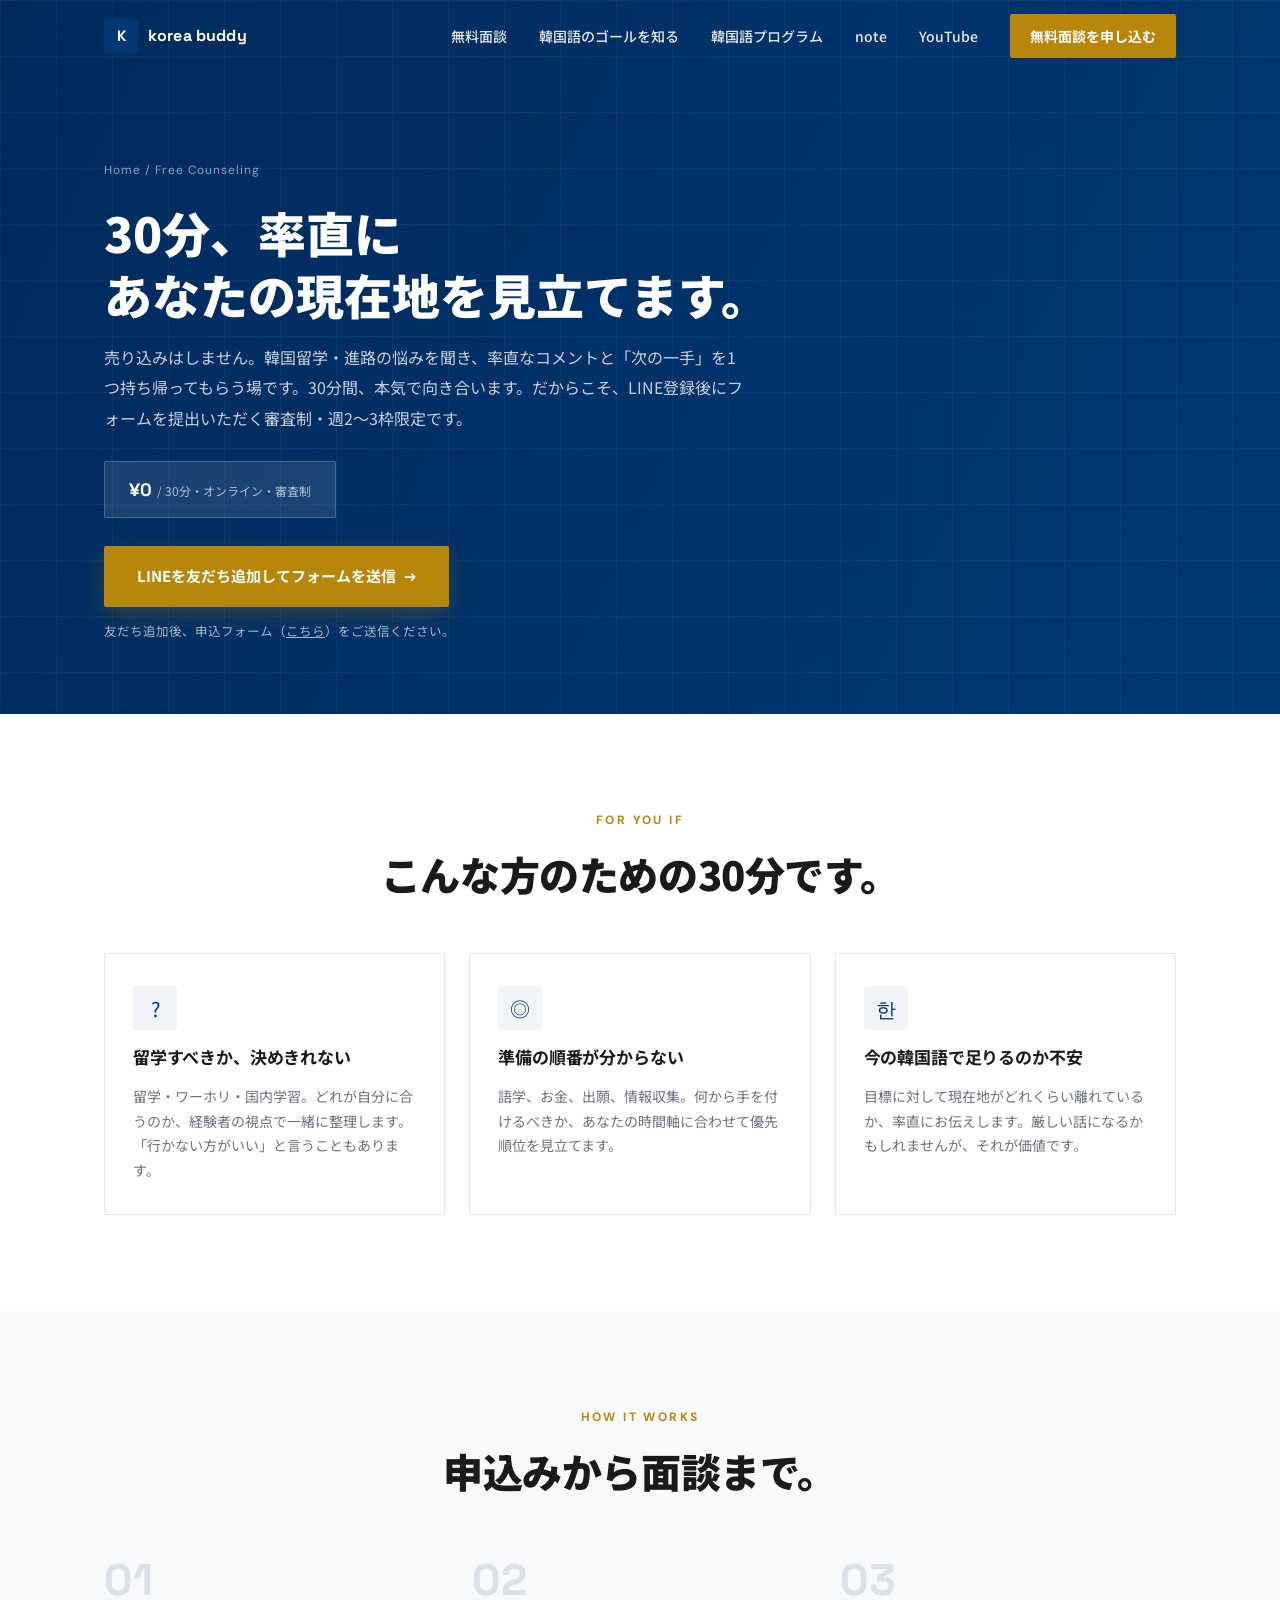
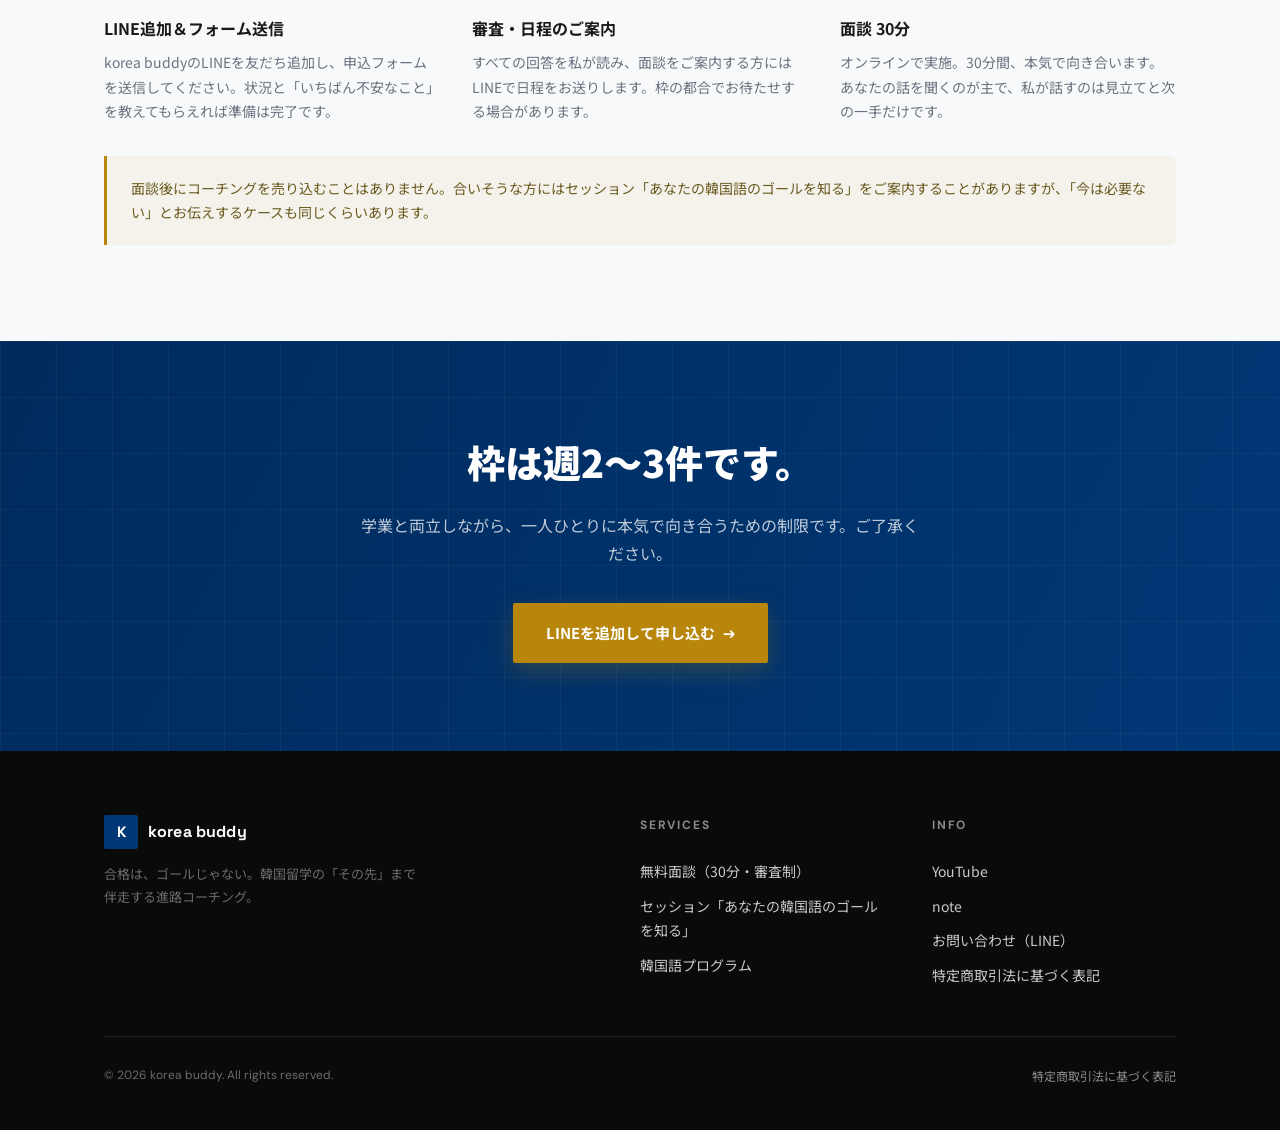
<file: counseling.html>
<!DOCTYPE html>
<html lang="ja">
<head>
<meta charset="UTF-8">
<meta name="viewport" content="width=device-width, initial-scale=1.0">
<title>無料面談（30分・審査制） | korea buddy</title>
<meta name="description" content="韓国留学・進路の無料カウンセリング。LINE登録→フォーム提出→審査の流れで、週2〜3枠限定。30分間、本気で向き合います。売り込みなし。">
<link rel="preconnect" href="https://fonts.googleapis.com">
<link rel="preconnect" href="https://fonts.gstatic.com" crossorigin>
<link href="https://fonts.googleapis.com/css2?family=Noto+Sans+JP:wght@400;500;700;900&family=Space+Grotesk:wght@500;700&family=DM+Sans:wght@400;500;700&display=swap" rel="stylesheet">
<link rel="stylesheet" href="style.css">
</head>
<body>
<nav class="nav top-transparent">
  <div class="container nav-inner">
    <a href="index.html" class="nav-logo">
      <span class="mark">K</span>
      <span class="name">korea buddy</span>
    </a>
    <div class="nav-links">
      <a href="counseling.html">無料面談</a>
      <a href="session.html">韓国語のゴールを知る</a>
      <a href="coaching.html">韓国語プログラム</a>
      <a href="https://note.com/korea_buddy_jp" target="_blank" rel="noopener">note</a>
      <a href="https://www.youtube.com/@korea_buddy_jp" target="_blank" rel="noopener">YouTube</a>
      <a href="counseling.html" class="nav-cta">無料面談を申し込む</a>
    </div>
    <button class="nav-toggle" aria-label="メニュー" aria-expanded="false">
      <span></span><span></span><span></span>
    </button>
  </div>
  <div class="nav-mobile">
    <a href="counseling.html">無料面談</a>
    <a href="session.html">韓国語のゴールを知る</a>
    <a href="coaching.html">韓国語プログラム</a>
    <a href="https://note.com/korea_buddy_jp" target="_blank" rel="noopener">note</a>
    <a href="https://www.youtube.com/@korea_buddy_jp" target="_blank" rel="noopener">YouTube</a>
    <a href="counseling.html" class="nav-cta">無料面談を申し込む</a>
  </div>
</nav>
<header class="page-hero">
  <div class="container">
    <span class="crumb"><a href="index.html">Home</a> / Free Counseling</span>
    <h1>30分、率直に<br>あなたの現在地を見立てます。</h1>
    <p>売り込みはしません。韓国留学・進路の悩みを聞き、率直なコメントと「次の一手」を1つ持ち帰ってもらう場です。30分間、本気で向き合います。だからこそ、LINE登録後にフォームを提出いただく審査制・週2〜3枠限定です。</p>
    <span class="price-inline">¥0 <small>/ 30分・オンライン・審査制</small></span>
    <div style="margin-top:28px;">
      <a href="https://lin.ee/tk860H2" class="btn btn-gold">LINEを友だち追加してフォームを送信 <span class="arrow">→</span></a>
      <p style="margin-top:12px;font-size:12.5px;color:rgba(255,255,255,.65);">友だち追加後、申込フォーム（<a href="https://forms.gle/fWHaZdMmJPLG252j6" target="_blank" rel="noopener" style="text-decoration:underline;">こちら</a>）をご送信ください。</p>
    </div>
  </div>
</header>

<section class="section">
  <div class="container">
    <div class="section-head center reveal">
      <span class="eyebrow">For you if</span>
      <h2 class="section-title">こんな方のための30分です。</h2>
    </div>
    <div class="tools-grid reveal">
      <div class="tool-card">
        <div class="tool-icon">?</div>
        <h3>留学すべきか、決めきれない</h3>
        <p>留学・ワーホリ・国内学習。どれが自分に合うのか、経験者の視点で一緒に整理します。「行かない方がいい」と言うこともあります。</p>
      </div>
      <div class="tool-card">
        <div class="tool-icon">◎</div>
        <h3>準備の順番が分からない</h3>
        <p>語学、お金、出願、情報収集。何から手を付けるべきか、あなたの時間軸に合わせて優先順位を見立てます。</p>
      </div>
      <div class="tool-card">
        <div class="tool-icon">한</div>
        <h3>今の韓国語で足りるのか不安</h3>
        <p>目標に対して現在地がどれくらい離れているか、率直にお伝えします。厳しい話になるかもしれませんが、それが価値です。</p>
      </div>
    </div>
  </div>
</section>

<section class="section alt">
  <div class="container">
    <div class="section-head center reveal">
      <span class="eyebrow">How it works</span>
      <h2 class="section-title">申込みから面談まで。</h2>
    </div>
    <div class="steps reveal">
      <div class="step">
        <h4>LINE追加＆フォーム送信</h4>
        <p>korea buddyのLINEを友だち追加し、申込フォームを送信してください。状況と「いちばん不安なこと」を教えてもらえれば準備は完了です。</p>
      </div>
      <div class="step">
        <h4>審査・日程のご案内</h4>
        <p>すべての回答を私が読み、面談をご案内する方にはLINEで日程をお送りします。枠の都合でお待たせする場合があります。</p>
      </div>
      <div class="step">
        <h4>面談 30分</h4>
        <p>オンラインで実施。30分間、本気で向き合います。あなたの話を聞くのが主で、私が話すのは見立てと次の一手だけです。</p>
      </div>
    </div>
    <div class="notice reveal">
      面談後にコーチングを売り込むことはありません。合いそうな方にはセッション「あなたの韓国語のゴールを知る」をご案内することがありますが、「今は必要ない」とお伝えするケースも同じくらいあります。
    </div>
  </div>
</section>

<section class="cta-band">
  <div class="container">
    <h2 class="reveal">枠は週2〜3件です。</h2>
    <p class="reveal">学業と両立しながら、一人ひとりに本気で向き合うための制限です。ご了承ください。</p>
    <a href="https://lin.ee/tk860H2" class="btn btn-gold reveal">LINEを追加して申し込む <span class="arrow">→</span></a>
  </div>
</section>

<footer>
  <div class="container">
    <div class="footer-grid">
      <div class="footer-brand">
        <a href="index.html" class="nav-logo">
          <span class="mark">K</span>
          <span class="name">korea buddy</span>
        </a>
        <p>合格は、ゴールじゃない。韓国留学の「その先」まで伴走する進路コーチング。</p>
      </div>
      <div class="footer-col">
        <h4>Services</h4>
        <a href="counseling.html">無料面談（30分・審査制）</a>
        <a href="session.html">セッション「あなたの韓国語のゴールを知る」</a>
        <a href="coaching.html">韓国語プログラム</a>
        </div>
      <div class="footer-col">
        <h4>Info</h4>
        <a href="https://www.youtube.com/@korea_buddy_jp" target="_blank" rel="noopener">YouTube</a>
        <a href="https://note.com/korea_buddy_jp" target="_blank" rel="noopener">note</a>
        <a href="https://lin.ee/tk860H2">お問い合わせ（LINE）</a>
        <a href="tokushoho.html">特定商取引法に基づく表記</a>
      </div>
    </div>
    <div class="footer-bottom">
      <p>© 2026 korea buddy. All rights reserved.</p>
      <a href="tokushoho.html">特定商取引法に基づく表記</a>
    </div>
  </div>
</footer>

<script src="script.js"></script>
</body>
</html>
</file>
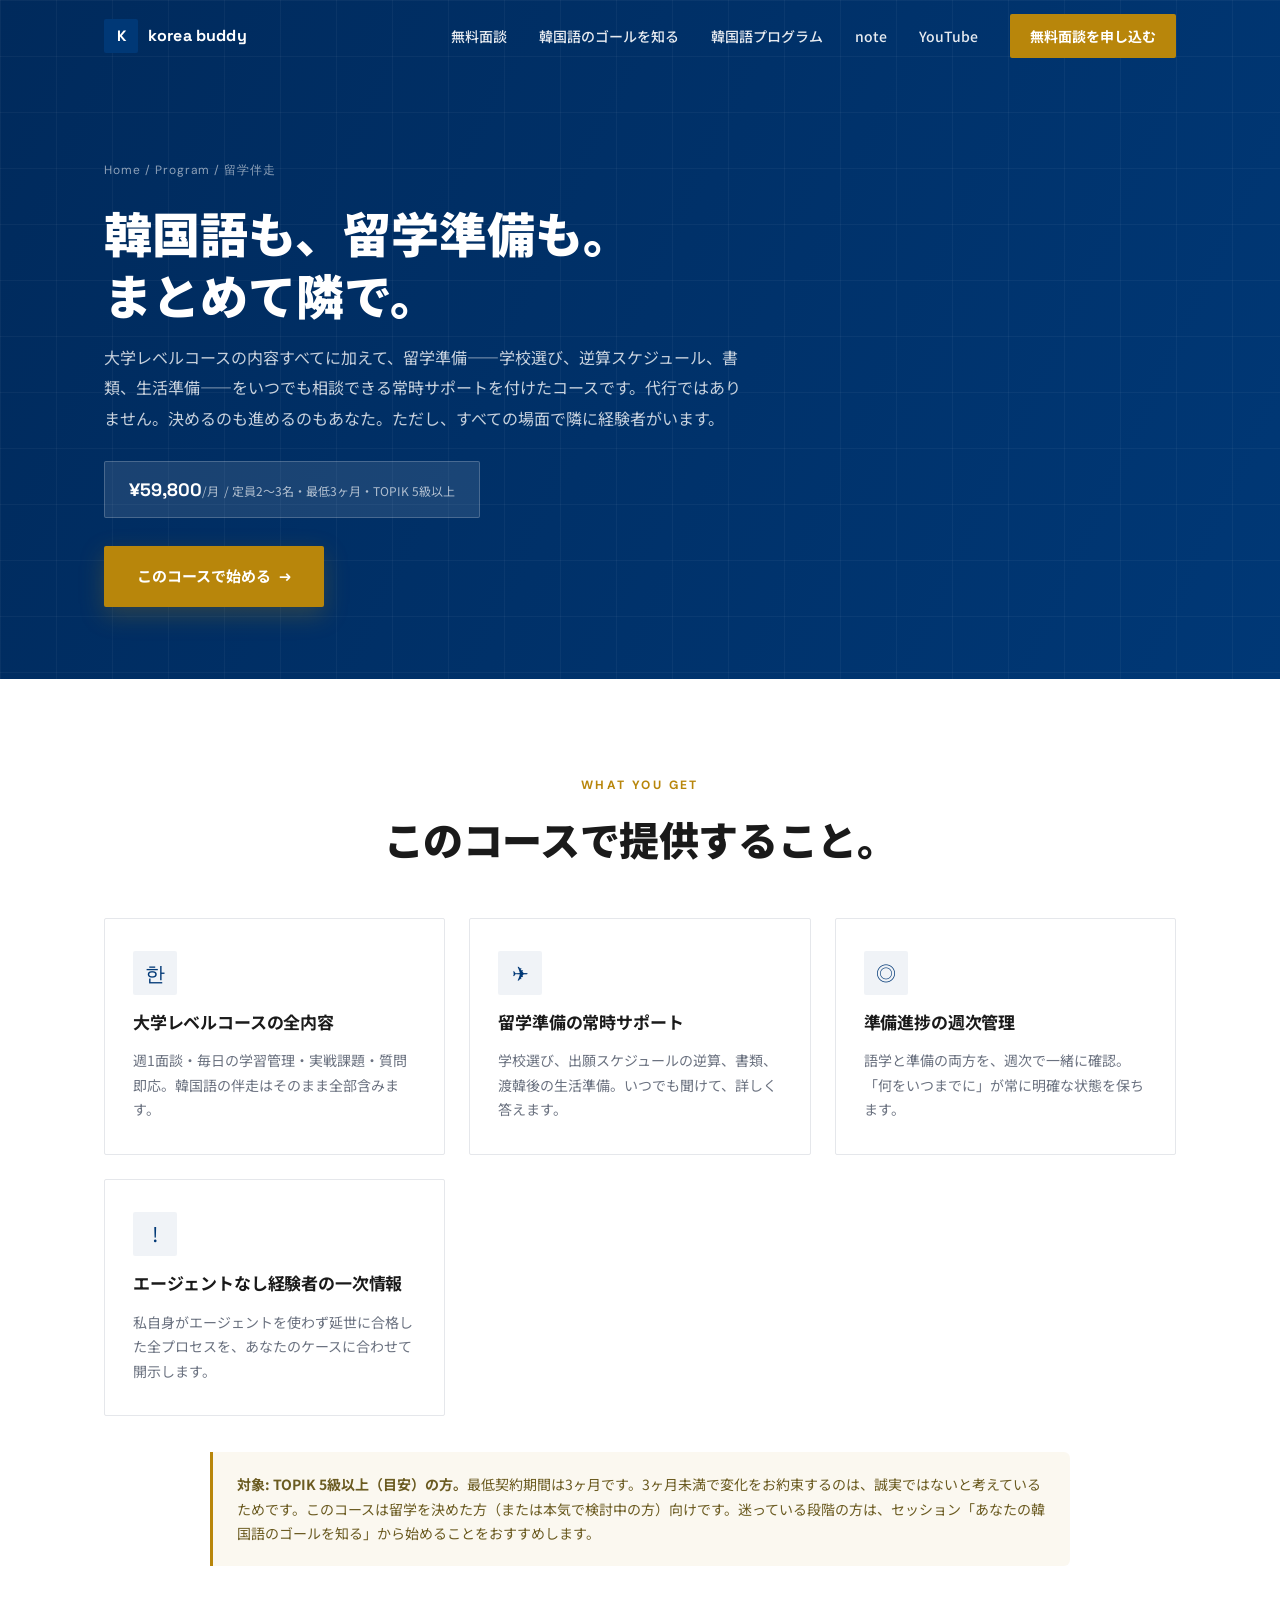
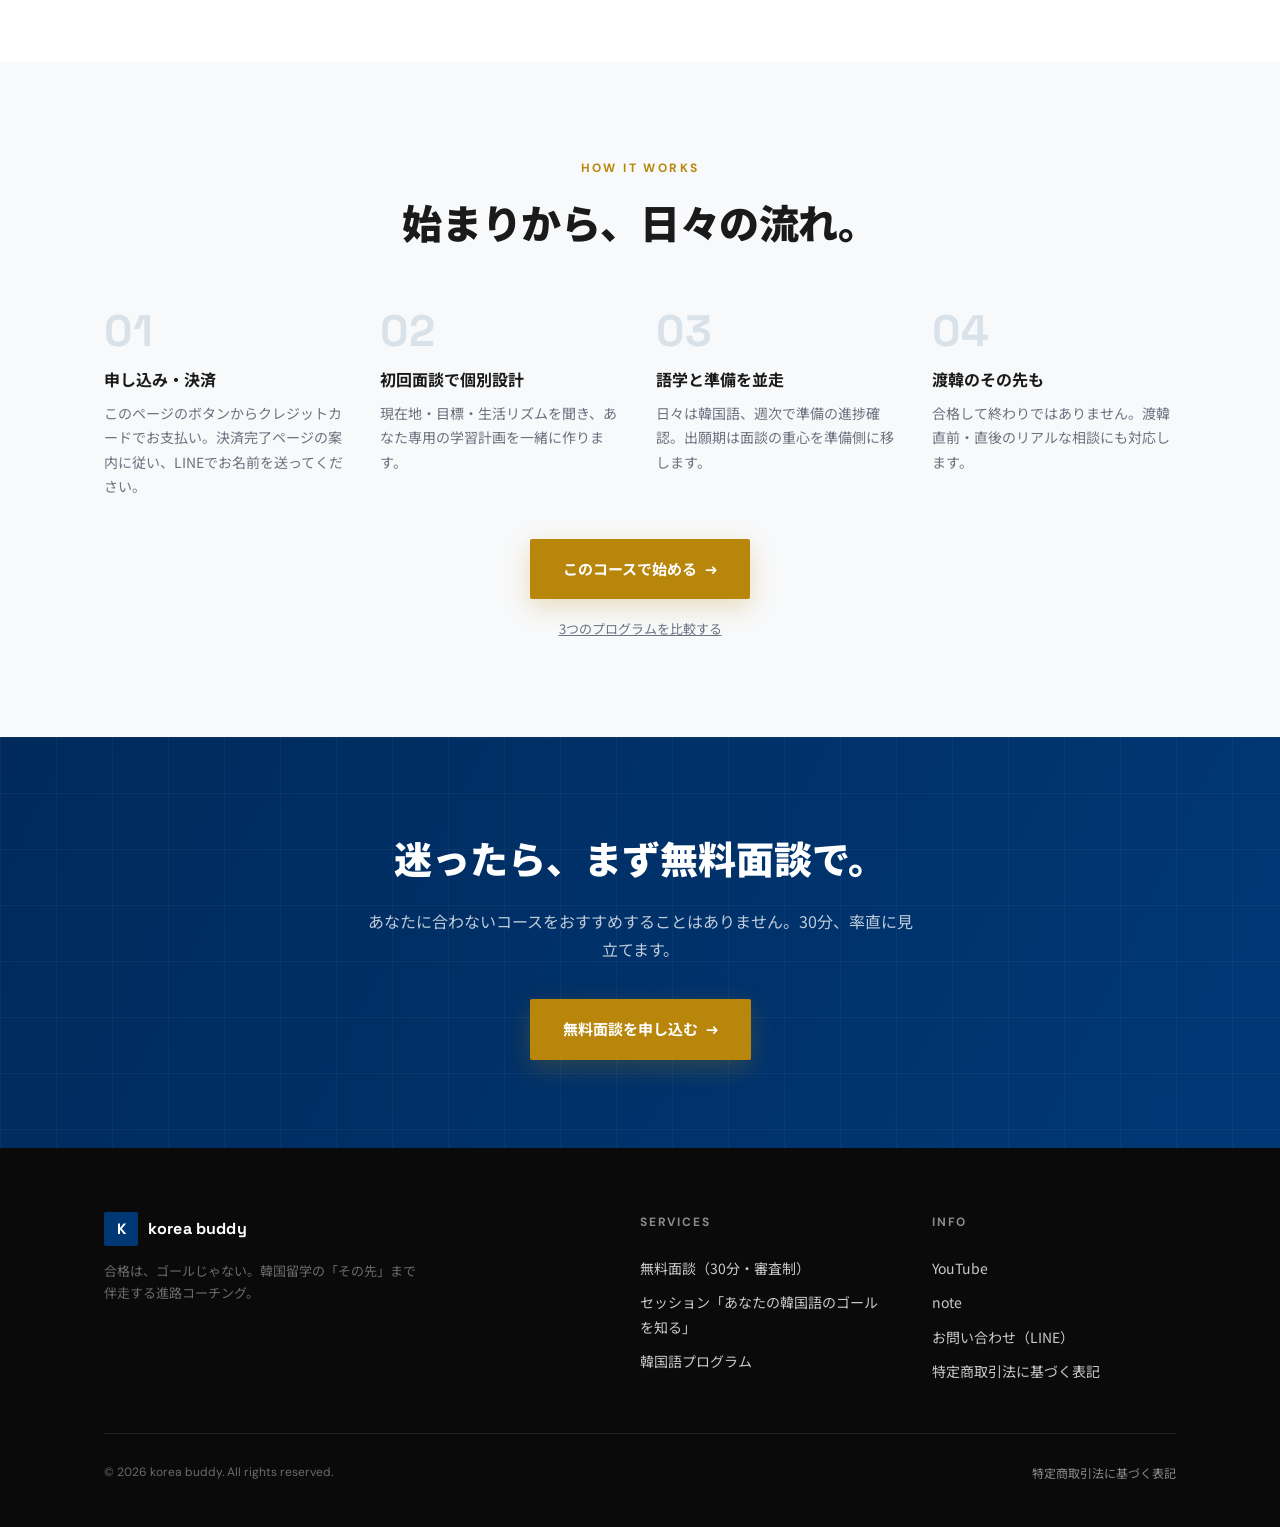
<file: course-abroad.html>
<!DOCTYPE html>
<html lang="ja">
<head>
<meta charset="UTF-8">
<meta name="viewport" content="width=device-width, initial-scale=1.0">
<title>大学レベル&amp;留学準備コース（月額¥59,800） | korea buddy</title>
<meta name="description" content="大学レベルの韓国語と留学の実現をまとめて。週1面談・毎日の学習管理・実戦課題に加え、留学準備の常時サポート。定員2〜3名。">
<link rel="preconnect" href="https://fonts.googleapis.com">
<link rel="preconnect" href="https://fonts.gstatic.com" crossorigin>
<link href="https://fonts.googleapis.com/css2?family=Noto+Sans+JP:wght@400;500;700;900&family=Space+Grotesk:wght@500;700&family=DM+Sans:wght@400;500;700&display=swap" rel="stylesheet">
<link rel="stylesheet" href="style.css">
</head>
<body>

<nav class="nav top-transparent">
  <div class="container nav-inner">
    <a href="index.html" class="nav-logo">
      <span class="mark">K</span>
      <span class="name">korea buddy</span>
    </a>
    <div class="nav-links">
      <a href="counseling.html">無料面談</a>
      <a href="session.html">韓国語のゴールを知る</a>
      <a href="coaching.html">韓国語プログラム</a>
      <a href="https://note.com/korea_buddy_jp" target="_blank" rel="noopener">note</a>
      <a href="https://www.youtube.com/@korea_buddy_jp" target="_blank" rel="noopener">YouTube</a>
      <a href="counseling.html" class="nav-cta">無料面談を申し込む</a>
    </div>
    <button class="nav-toggle" aria-label="メニュー" aria-expanded="false">
      <span></span><span></span><span></span>
    </button>
  </div>
  <div class="nav-mobile">
    <a href="counseling.html">無料面談</a>
    <a href="session.html">韓国語のゴールを知る</a>
    <a href="coaching.html">韓国語プログラム</a>
    <a href="https://note.com/korea_buddy_jp" target="_blank" rel="noopener">note</a>
    <a href="https://www.youtube.com/@korea_buddy_jp" target="_blank" rel="noopener">YouTube</a>
    <a href="counseling.html" class="nav-cta">無料面談を申し込む</a>
  </div>
</nav>

<header class="page-hero">
  <div class="container">
    <span class="crumb"><a href="index.html">Home</a> / <a href="coaching.html">Program</a> / 留学伴走</span>
    <h1>韓国語も、留学準備も。<br>まとめて隣で。</h1>
    <p>大学レベルコースの内容すべてに加えて、留学準備——学校選び、逆算スケジュール、書類、生活準備——をいつでも相談できる常時サポートを付けたコースです。代行ではありません。決めるのも進めるのもあなた。ただし、すべての場面で隣に経験者がいます。</p>
    <span class="price-inline">¥59,800<small>/月</small> <small>/ 定員2〜3名・最低3ヶ月・TOPIK 5級以上</small></span>
    <div style="margin-top:28px;">
      <a href="https://buy.stripe.com/3cI4gBezD1Ak2h85ta6oo04" class="btn btn-gold">このコースで始める <span class="arrow">→</span></a>
    </div>
  </div>
</header>

<section class="section">
  <div class="container">
    <div class="section-head center reveal">
      <span class="eyebrow">What you get</span>
      <h2 class="section-title">このコースで提供すること。</h2>
    </div>
    <div class="tools-grid reveal">
      <div class="tool-card">
        <div class="tool-icon">한</div>
        <h3>大学レベルコースの全内容</h3>
        <p>週1面談・毎日の学習管理・実戦課題・質問即応。韓国語の伴走はそのまま全部含みます。</p>
      </div>
      <div class="tool-card">
        <div class="tool-icon">✈</div>
        <h3>留学準備の常時サポート</h3>
        <p>学校選び、出願スケジュールの逆算、書類、渡韓後の生活準備。いつでも聞けて、詳しく答えます。</p>
      </div>
      <div class="tool-card">
        <div class="tool-icon">◎</div>
        <h3>準備進捗の週次管理</h3>
        <p>語学と準備の両方を、週次で一緒に確認。「何をいつまでに」が常に明確な状態を保ちます。</p>
      </div>
      <div class="tool-card">
        <div class="tool-icon">!</div>
        <h3>エージェントなし経験者の一次情報</h3>
        <p>私自身がエージェントを使わず延世に合格した全プロセスを、あなたのケースに合わせて開示します。</p>
      </div>
    </div>
    <div class="notice reveal" style="max-width:860px;margin:36px auto 0;">
      <b>対象: TOPIK 5級以上（目安）の方。</b>最低契約期間は3ヶ月です。3ヶ月未満で変化をお約束するのは、誠実ではないと考えているためです。このコースは留学を決めた方（または本気で検討中の方）向けです。迷っている段階の方は、セッション「あなたの韓国語のゴールを知る」から始めることをおすすめします。
    </div>
  </div>
</section>

<section class="section alt">
  <div class="container">
    <div class="section-head center reveal">
      <span class="eyebrow">How it works</span>
      <h2 class="section-title">始まりから、日々の流れ。</h2>
    </div>
    <div class="steps reveal">
      <div class="step">
        <h4>申し込み・決済</h4>
        <p>このページのボタンからクレジットカードでお支払い。決済完了ページの案内に従い、LINEでお名前を送ってください。</p>
      </div>
      <div class="step">
        <h4>初回面談で個別設計</h4>
        <p>現在地・目標・生活リズムを聞き、あなた専用の学習計画を一緒に作ります。</p>
      </div>
      <div class="step">
        <h4>語学と準備を並走</h4>
        <p>日々は韓国語、週次で準備の進捗確認。出願期は面談の重心を準備側に移します。</p>
      </div>
      <div class="step">
        <h4>渡韓のその先も</h4>
        <p>合格して終わりではありません。渡韓直前・直後のリアルな相談にも対応します。</p>
      </div>
    </div>
    <div class="center reveal" style="margin-top:40px;">
      <a href="https://buy.stripe.com/3cI4gBezD1Ak2h85ta6oo04" class="btn btn-gold">このコースで始める <span class="arrow">→</span></a>
      <p style="margin-top:14px;"><a href="coaching.html" style="font-size:13px;color:var(--gray);text-decoration:underline;">3つのプログラムを比較する</a></p>
    </div>
  </div>
</section>

<section class="cta-band">
  <div class="container">
    <h2 class="reveal">迷ったら、まず無料面談で。</h2>
    <p class="reveal">あなたに合わないコースをおすすめすることはありません。30分、率直に見立てます。</p>
    <a href="counseling.html" class="btn btn-gold reveal">無料面談を申し込む <span class="arrow">→</span></a>
  </div>
</section>

<footer>
  <div class="container">
    <div class="footer-grid">
      <div class="footer-brand">
        <a href="index.html" class="nav-logo">
          <span class="mark">K</span>
          <span class="name">korea buddy</span>
        </a>
        <p>合格は、ゴールじゃない。韓国留学の「その先」まで伴走する進路コーチング。</p>
      </div>
      <div class="footer-col">
        <h4>Services</h4>
        <a href="counseling.html">無料面談（30分・審査制）</a>
        <a href="session.html">セッション「あなたの韓国語のゴールを知る」</a>
        <a href="coaching.html">韓国語プログラム</a>
        </div>
      <div class="footer-col">
        <h4>Info</h4>
        <a href="https://www.youtube.com/@korea_buddy_jp" target="_blank" rel="noopener">YouTube</a>
        <a href="https://note.com/korea_buddy_jp" target="_blank" rel="noopener">note</a>
        <a href="https://lin.ee/tk860H2">お問い合わせ（LINE）</a>
        <a href="tokushoho.html">特定商取引法に基づく表記</a>
      </div>
    </div>
    <div class="footer-bottom">
      <p>© 2026 korea buddy. All rights reserved.</p>
      <a href="tokushoho.html">特定商取引法に基づく表記</a>
    </div>
  </div>
</footer>

<script src="script.js"></script>
</body>
</html>
</file>
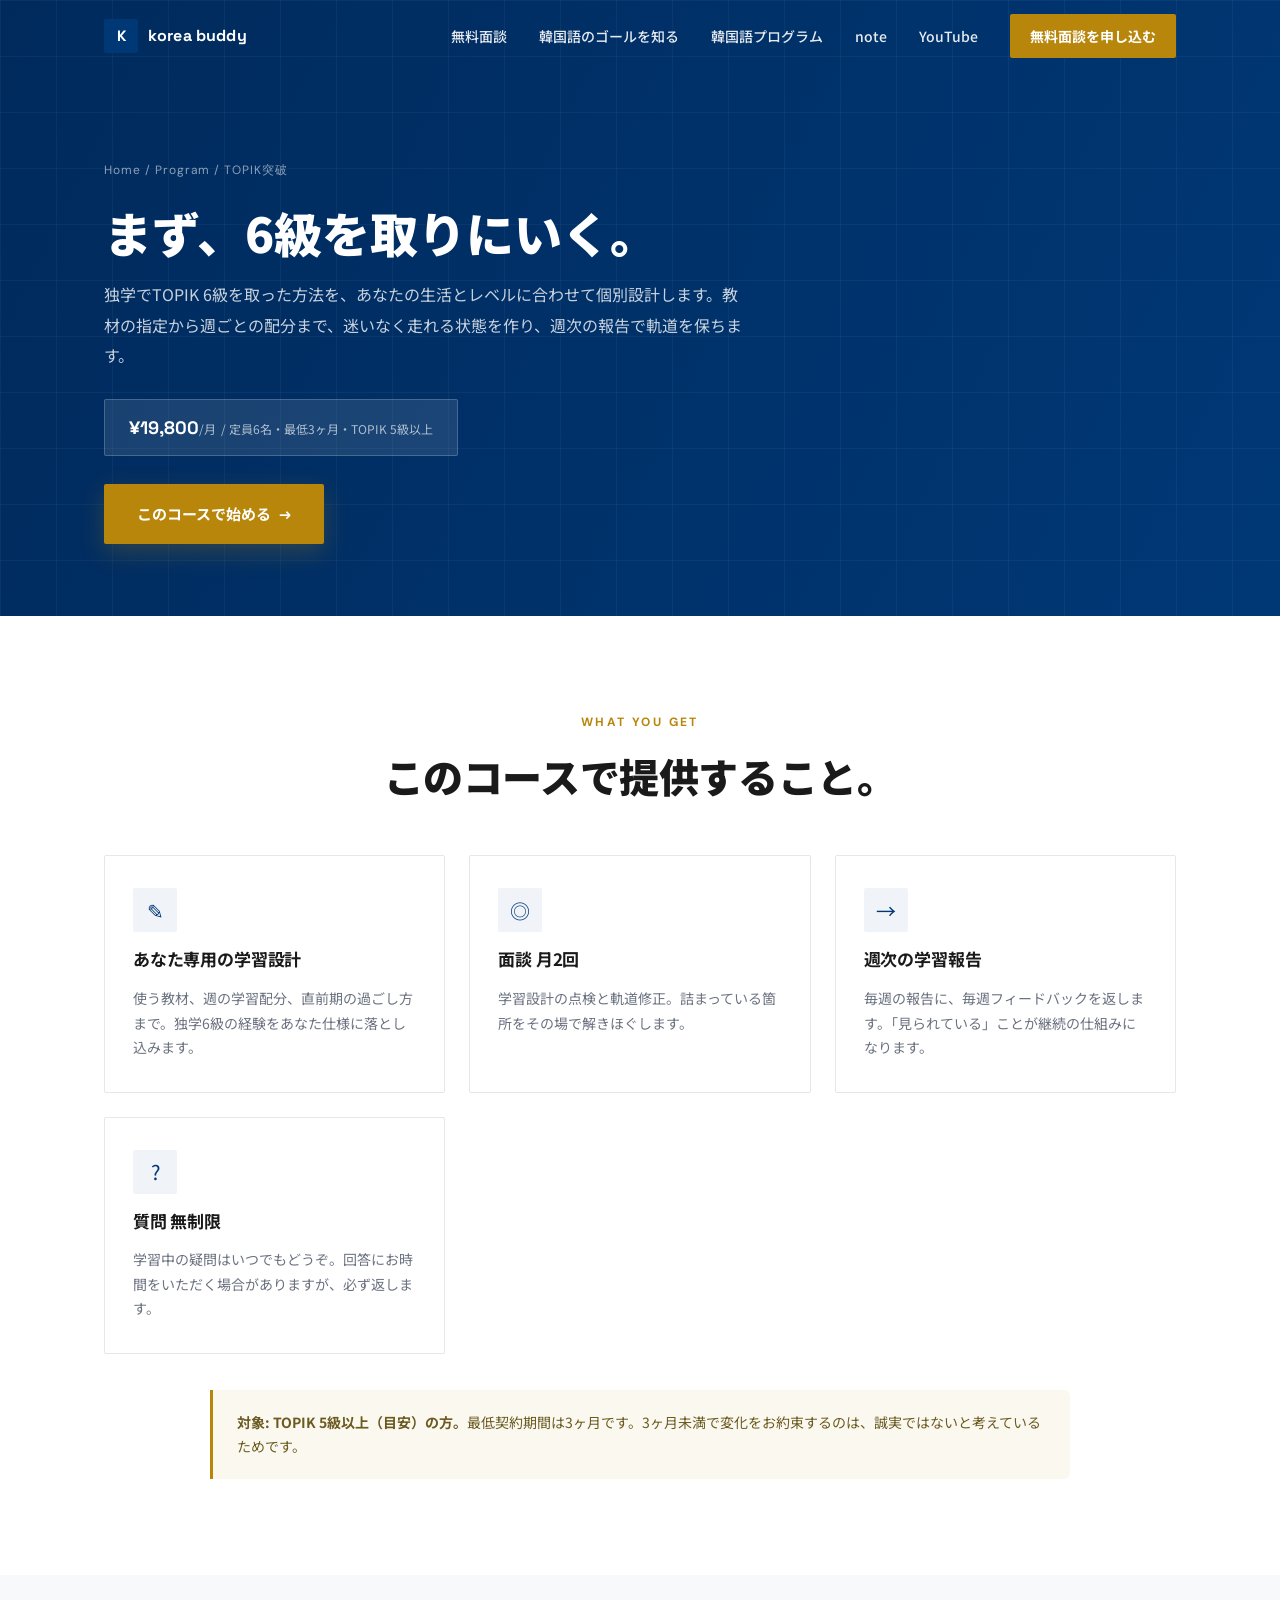
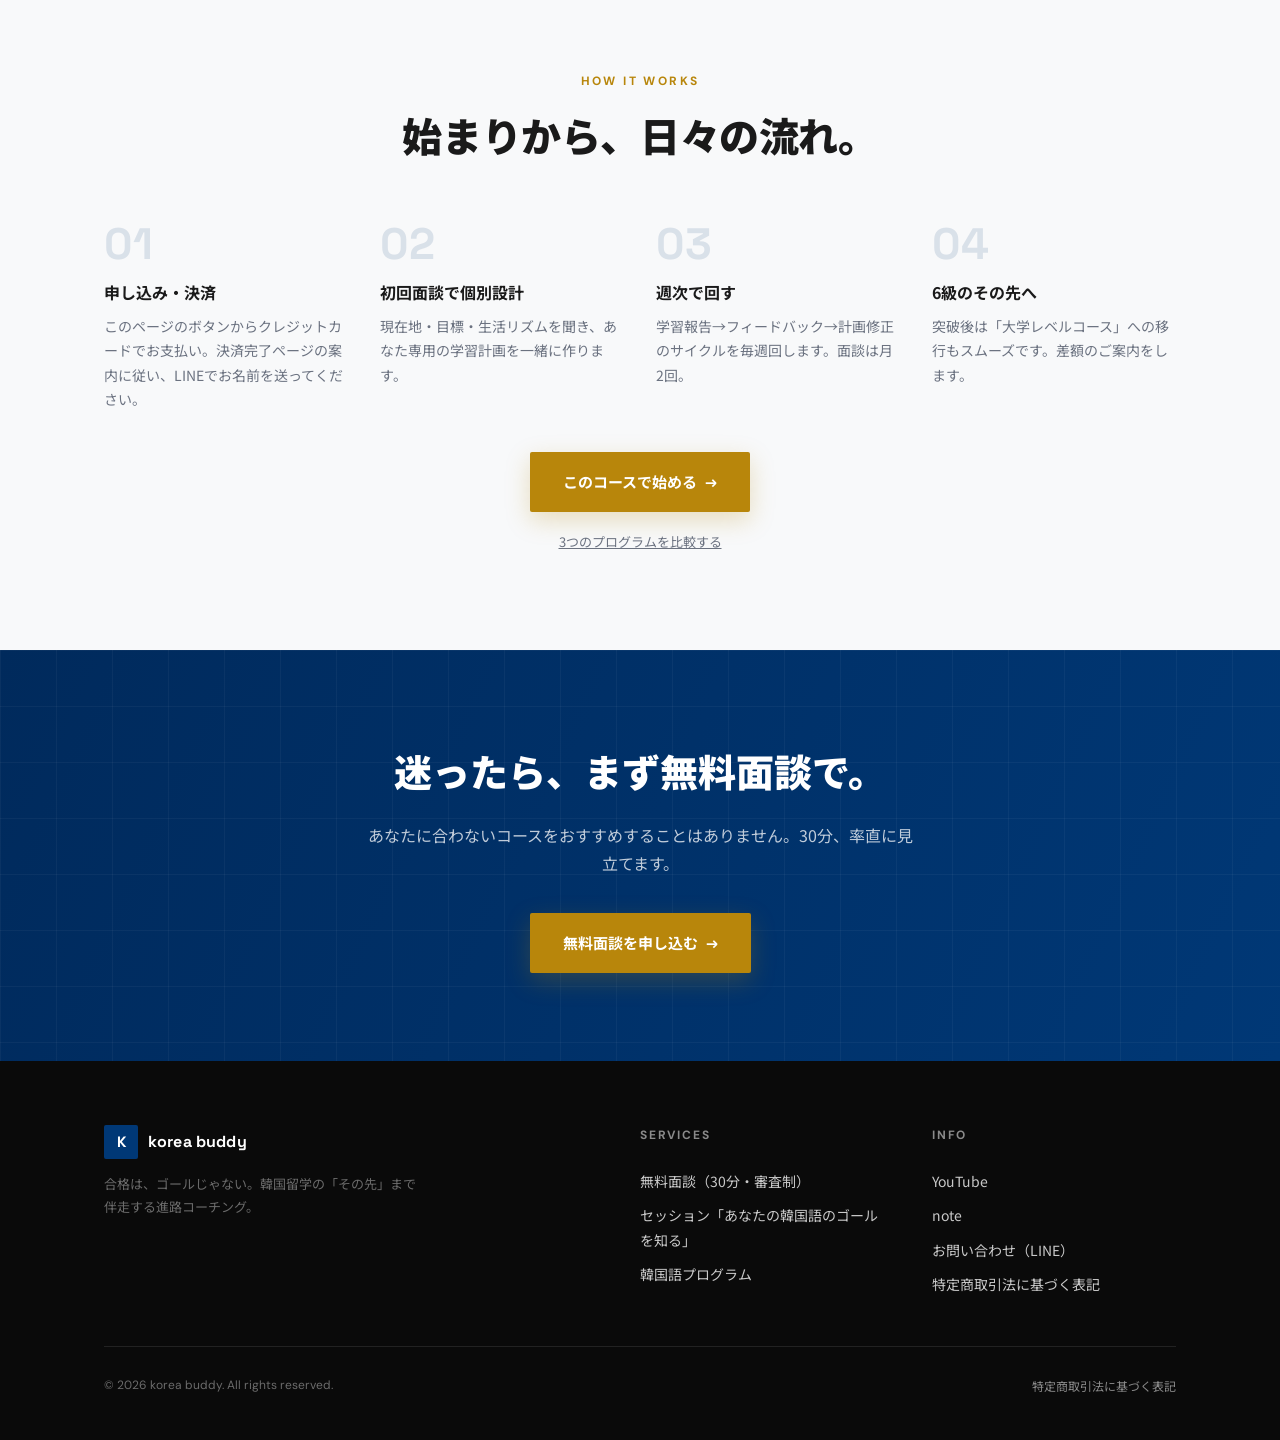
<file: course-topik.html>
<!DOCTYPE html>
<html lang="ja">
<head>
<meta charset="UTF-8">
<meta name="viewport" content="width=device-width, initial-scale=1.0">
<title>TOPIK突破コース（月額¥19,800） | korea buddy</title>
<meta name="description" content="まず6級を取る人のための月額プログラム。独学でTOPIK6級を取った学習法をあなた用に個別設計。面談月2回・週次フィードバック・質問無制限。定員6名。">
<link rel="preconnect" href="https://fonts.googleapis.com">
<link rel="preconnect" href="https://fonts.gstatic.com" crossorigin>
<link href="https://fonts.googleapis.com/css2?family=Noto+Sans+JP:wght@400;500;700;900&family=Space+Grotesk:wght@500;700&family=DM+Sans:wght@400;500;700&display=swap" rel="stylesheet">
<link rel="stylesheet" href="style.css">
</head>
<body>

<nav class="nav top-transparent">
  <div class="container nav-inner">
    <a href="index.html" class="nav-logo">
      <span class="mark">K</span>
      <span class="name">korea buddy</span>
    </a>
    <div class="nav-links">
      <a href="counseling.html">無料面談</a>
      <a href="session.html">韓国語のゴールを知る</a>
      <a href="coaching.html">韓国語プログラム</a>
      <a href="https://note.com/korea_buddy_jp" target="_blank" rel="noopener">note</a>
      <a href="https://www.youtube.com/@korea_buddy_jp" target="_blank" rel="noopener">YouTube</a>
      <a href="counseling.html" class="nav-cta">無料面談を申し込む</a>
    </div>
    <button class="nav-toggle" aria-label="メニュー" aria-expanded="false">
      <span></span><span></span><span></span>
    </button>
  </div>
  <div class="nav-mobile">
    <a href="counseling.html">無料面談</a>
    <a href="session.html">韓国語のゴールを知る</a>
    <a href="coaching.html">韓国語プログラム</a>
    <a href="https://note.com/korea_buddy_jp" target="_blank" rel="noopener">note</a>
    <a href="https://www.youtube.com/@korea_buddy_jp" target="_blank" rel="noopener">YouTube</a>
    <a href="counseling.html" class="nav-cta">無料面談を申し込む</a>
  </div>
</nav>

<header class="page-hero">
  <div class="container">
    <span class="crumb"><a href="index.html">Home</a> / <a href="coaching.html">Program</a> / TOPIK突破</span>
    <h1>まず、6級を取りにいく。</h1>
    <p>独学でTOPIK 6級を取った方法を、あなたの生活とレベルに合わせて個別設計します。教材の指定から週ごとの配分まで、迷いなく走れる状態を作り、週次の報告で軌道を保ちます。</p>
    <span class="price-inline">¥19,800<small>/月</small> <small>/ 定員6名・最低3ヶ月・TOPIK 5級以上</small></span>
    <div style="margin-top:28px;">
      <a href="https://buy.stripe.com/14A6oJgHL2Eog7Yg7O6oo02" class="btn btn-gold">このコースで始める <span class="arrow">→</span></a>
    </div>
  </div>
</header>

<section class="section">
  <div class="container">
    <div class="section-head center reveal">
      <span class="eyebrow">What you get</span>
      <h2 class="section-title">このコースで提供すること。</h2>
    </div>
    <div class="tools-grid reveal">
      <div class="tool-card">
        <div class="tool-icon">✎</div>
        <h3>あなた専用の学習設計</h3>
        <p>使う教材、週の学習配分、直前期の過ごし方まで。独学6級の経験をあなた仕様に落とし込みます。</p>
      </div>
      <div class="tool-card">
        <div class="tool-icon">◎</div>
        <h3>面談 月2回</h3>
        <p>学習設計の点検と軌道修正。詰まっている箇所をその場で解きほぐします。</p>
      </div>
      <div class="tool-card">
        <div class="tool-icon">→</div>
        <h3>週次の学習報告</h3>
        <p>毎週の報告に、毎週フィードバックを返します。「見られている」ことが継続の仕組みになります。</p>
      </div>
      <div class="tool-card">
        <div class="tool-icon">?</div>
        <h3>質問 無制限</h3>
        <p>学習中の疑問はいつでもどうぞ。回答にお時間をいただく場合がありますが、必ず返します。</p>
      </div>
    </div>
    <div class="notice reveal" style="max-width:860px;margin:36px auto 0;">
      <b>対象: TOPIK 5級以上（目安）の方。</b>最低契約期間は3ヶ月です。3ヶ月未満で変化をお約束するのは、誠実ではないと考えているためです。
    </div>
  </div>
</section>

<section class="section alt">
  <div class="container">
    <div class="section-head center reveal">
      <span class="eyebrow">How it works</span>
      <h2 class="section-title">始まりから、日々の流れ。</h2>
    </div>
    <div class="steps reveal">
      <div class="step">
        <h4>申し込み・決済</h4>
        <p>このページのボタンからクレジットカードでお支払い。決済完了ページの案内に従い、LINEでお名前を送ってください。</p>
      </div>
      <div class="step">
        <h4>初回面談で個別設計</h4>
        <p>現在地・目標・生活リズムを聞き、あなた専用の学習計画を一緒に作ります。</p>
      </div>
      <div class="step">
        <h4>週次で回す</h4>
        <p>学習報告→フィードバック→計画修正のサイクルを毎週回します。面談は月2回。</p>
      </div>
      <div class="step">
        <h4>6級のその先へ</h4>
        <p>突破後は「大学レベルコース」への移行もスムーズです。差額のご案内をします。</p>
      </div>
    </div>
    <div class="center reveal" style="margin-top:40px;">
      <a href="https://buy.stripe.com/14A6oJgHL2Eog7Yg7O6oo02" class="btn btn-gold">このコースで始める <span class="arrow">→</span></a>
      <p style="margin-top:14px;"><a href="coaching.html" style="font-size:13px;color:var(--gray);text-decoration:underline;">3つのプログラムを比較する</a></p>
    </div>
  </div>
</section>

<section class="cta-band">
  <div class="container">
    <h2 class="reveal">迷ったら、まず無料面談で。</h2>
    <p class="reveal">あなたに合わないコースをおすすめすることはありません。30分、率直に見立てます。</p>
    <a href="counseling.html" class="btn btn-gold reveal">無料面談を申し込む <span class="arrow">→</span></a>
  </div>
</section>

<footer>
  <div class="container">
    <div class="footer-grid">
      <div class="footer-brand">
        <a href="index.html" class="nav-logo">
          <span class="mark">K</span>
          <span class="name">korea buddy</span>
        </a>
        <p>合格は、ゴールじゃない。韓国留学の「その先」まで伴走する進路コーチング。</p>
      </div>
      <div class="footer-col">
        <h4>Services</h4>
        <a href="counseling.html">無料面談（30分・審査制）</a>
        <a href="session.html">セッション「あなたの韓国語のゴールを知る」</a>
        <a href="coaching.html">韓国語プログラム</a>
        </div>
      <div class="footer-col">
        <h4>Info</h4>
        <a href="https://www.youtube.com/@korea_buddy_jp" target="_blank" rel="noopener">YouTube</a>
        <a href="https://note.com/korea_buddy_jp" target="_blank" rel="noopener">note</a>
        <a href="https://lin.ee/tk860H2">お問い合わせ（LINE）</a>
        <a href="tokushoho.html">特定商取引法に基づく表記</a>
      </div>
    </div>
    <div class="footer-bottom">
      <p>© 2026 korea buddy. All rights reserved.</p>
      <a href="tokushoho.html">特定商取引法に基づく表記</a>
    </div>
  </div>
</footer>

<script src="script.js"></script>
</body>
</html>
</file>
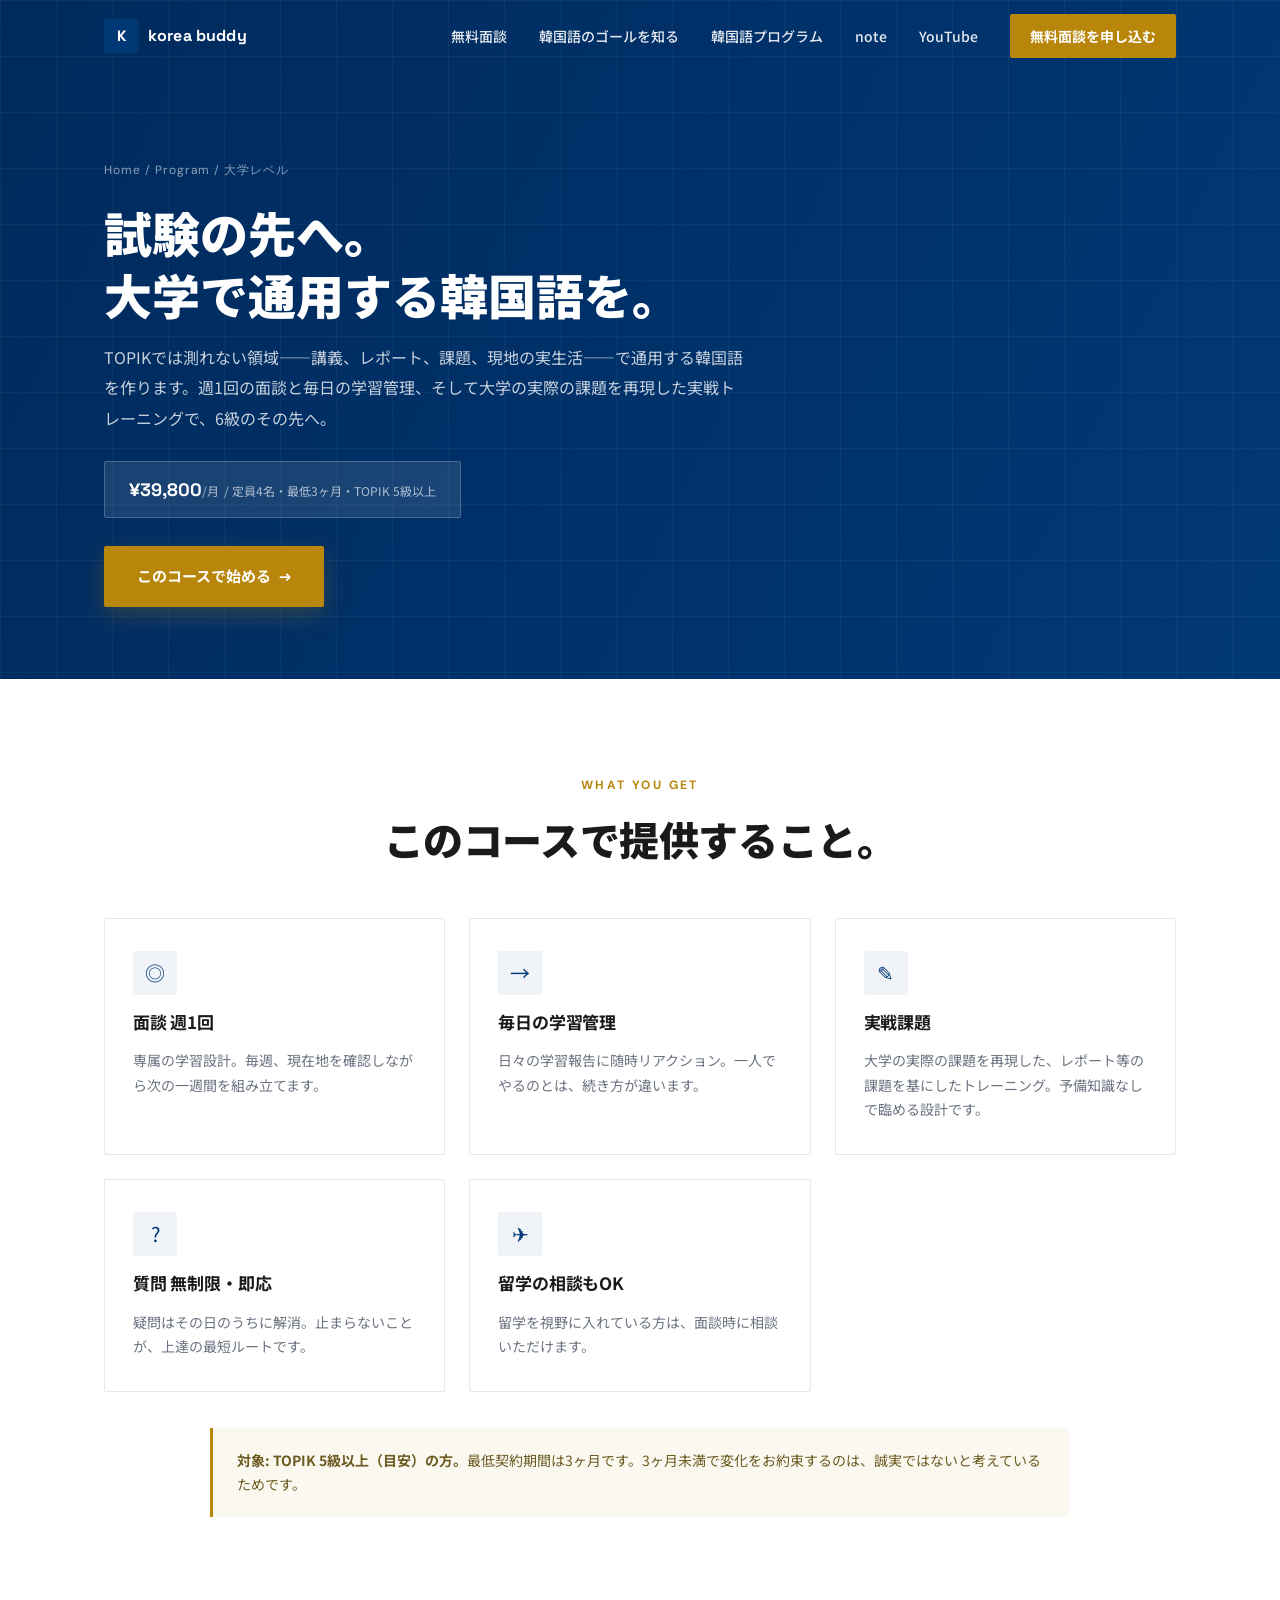
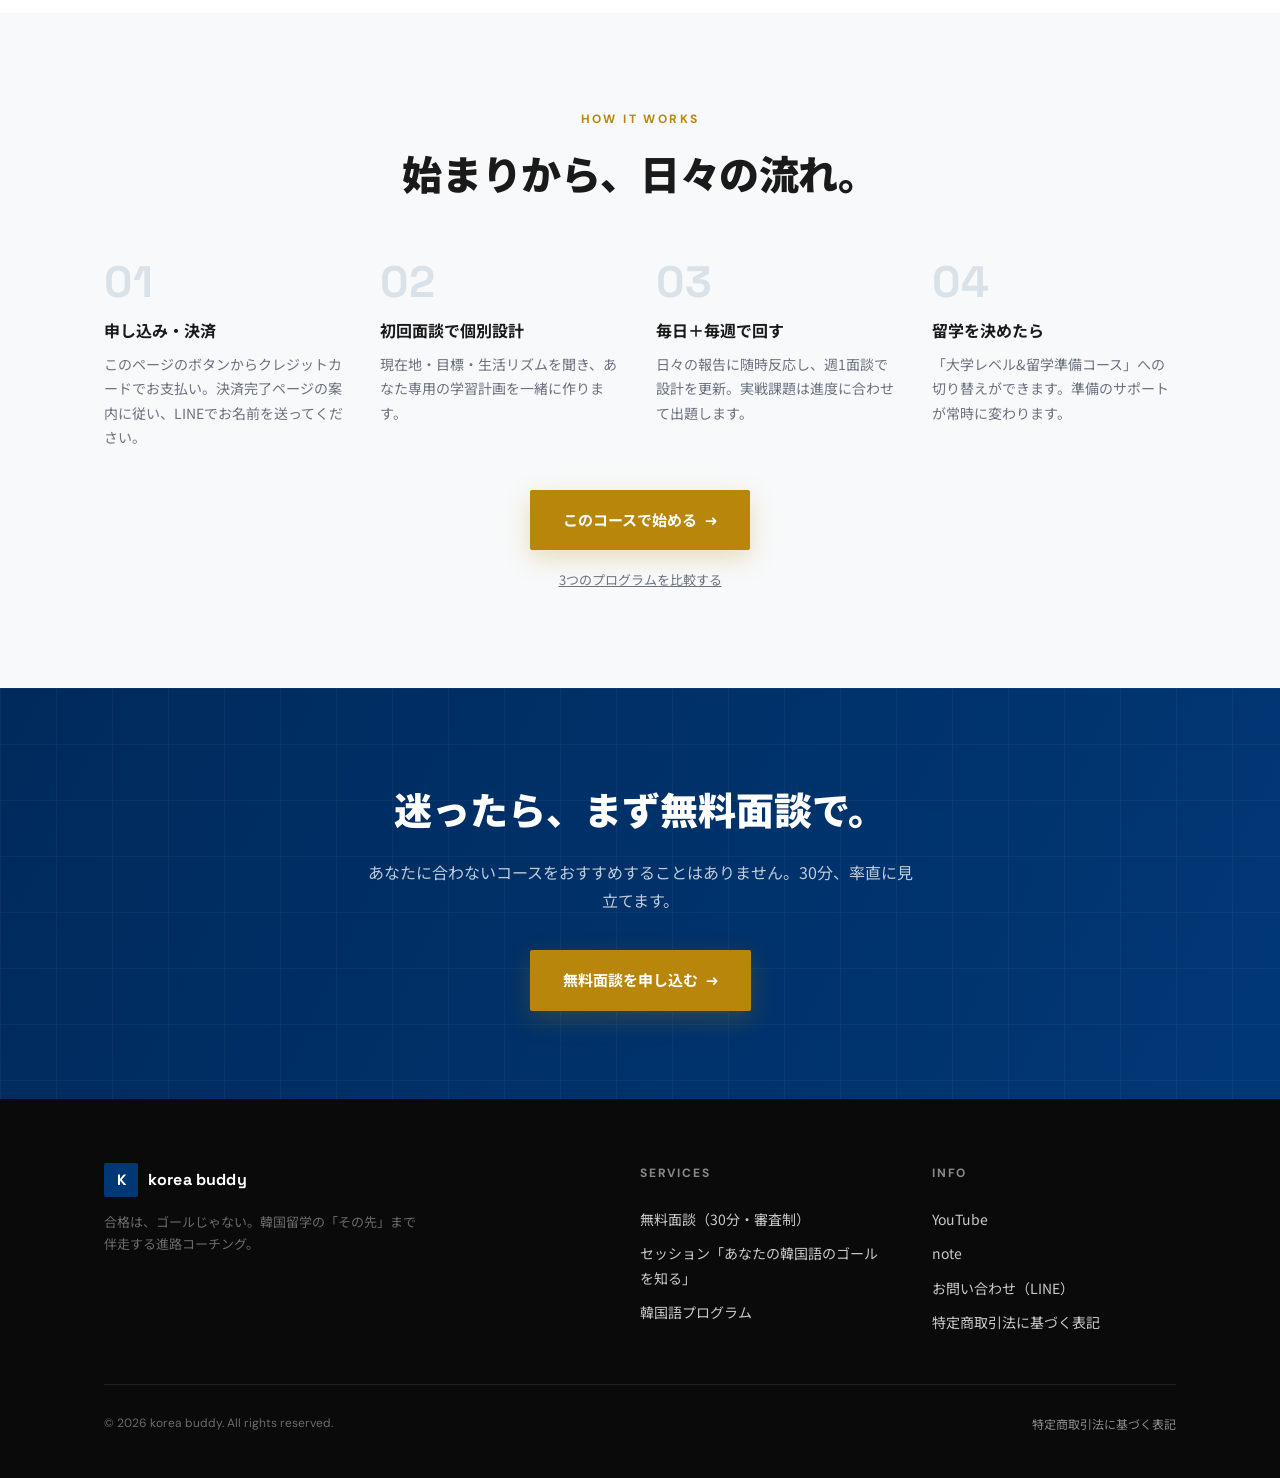
<file: course-univ.html>
<!DOCTYPE html>
<html lang="ja">
<head>
<meta charset="UTF-8">
<meta name="viewport" content="width=device-width, initial-scale=1.0">
<title>大学レベルコース（月額¥39,800） | korea buddy</title>
<meta name="description" content="試験の先、大学で通用する韓国語を作る月額プログラム。週1面談・毎日の学習管理・実戦課題・留学相談。定員4名。">
<link rel="preconnect" href="https://fonts.googleapis.com">
<link rel="preconnect" href="https://fonts.gstatic.com" crossorigin>
<link href="https://fonts.googleapis.com/css2?family=Noto+Sans+JP:wght@400;500;700;900&family=Space+Grotesk:wght@500;700&family=DM+Sans:wght@400;500;700&display=swap" rel="stylesheet">
<link rel="stylesheet" href="style.css">
</head>
<body>

<nav class="nav top-transparent">
  <div class="container nav-inner">
    <a href="index.html" class="nav-logo">
      <span class="mark">K</span>
      <span class="name">korea buddy</span>
    </a>
    <div class="nav-links">
      <a href="counseling.html">無料面談</a>
      <a href="session.html">韓国語のゴールを知る</a>
      <a href="coaching.html">韓国語プログラム</a>
      <a href="https://note.com/korea_buddy_jp" target="_blank" rel="noopener">note</a>
      <a href="https://www.youtube.com/@korea_buddy_jp" target="_blank" rel="noopener">YouTube</a>
      <a href="counseling.html" class="nav-cta">無料面談を申し込む</a>
    </div>
    <button class="nav-toggle" aria-label="メニュー" aria-expanded="false">
      <span></span><span></span><span></span>
    </button>
  </div>
  <div class="nav-mobile">
    <a href="counseling.html">無料面談</a>
    <a href="session.html">韓国語のゴールを知る</a>
    <a href="coaching.html">韓国語プログラム</a>
    <a href="https://note.com/korea_buddy_jp" target="_blank" rel="noopener">note</a>
    <a href="https://www.youtube.com/@korea_buddy_jp" target="_blank" rel="noopener">YouTube</a>
    <a href="counseling.html" class="nav-cta">無料面談を申し込む</a>
  </div>
</nav>

<header class="page-hero">
  <div class="container">
    <span class="crumb"><a href="index.html">Home</a> / <a href="coaching.html">Program</a> / 大学レベル</span>
    <h1>試験の先へ。<br>大学で通用する韓国語を。</h1>
    <p>TOPIKでは測れない領域——講義、レポート、課題、現地の実生活——で通用する韓国語を作ります。週1回の面談と毎日の学習管理、そして大学の実際の課題を再現した実戦トレーニングで、6級のその先へ。</p>
    <span class="price-inline">¥39,800<small>/月</small> <small>/ 定員4名・最低3ヶ月・TOPIK 5級以上</small></span>
    <div style="margin-top:28px;">
      <a href="https://buy.stripe.com/5kQbJ3gHL2Eo1d4cVC6oo03" class="btn btn-gold">このコースで始める <span class="arrow">→</span></a>
    </div>
  </div>
</header>

<section class="section">
  <div class="container">
    <div class="section-head center reveal">
      <span class="eyebrow">What you get</span>
      <h2 class="section-title">このコースで提供すること。</h2>
    </div>
    <div class="tools-grid reveal">
      <div class="tool-card">
        <div class="tool-icon">◎</div>
        <h3>面談 週1回</h3>
        <p>専属の学習設計。毎週、現在地を確認しながら次の一週間を組み立てます。</p>
      </div>
      <div class="tool-card">
        <div class="tool-icon">→</div>
        <h3>毎日の学習管理</h3>
        <p>日々の学習報告に随時リアクション。一人でやるのとは、続き方が違います。</p>
      </div>
      <div class="tool-card">
        <div class="tool-icon">✎</div>
        <h3>実戦課題</h3>
        <p>大学の実際の課題を再現した、レポート等の課題を基にしたトレーニング。予備知識なしで臨める設計です。</p>
      </div>
      <div class="tool-card">
        <div class="tool-icon">?</div>
        <h3>質問 無制限・即応</h3>
        <p>疑問はその日のうちに解消。止まらないことが、上達の最短ルートです。</p>
      </div>
      <div class="tool-card">
        <div class="tool-icon">✈</div>
        <h3>留学の相談もOK</h3>
        <p>留学を視野に入れている方は、面談時に相談いただけます。</p>
      </div>
    </div>
    <div class="notice reveal" style="max-width:860px;margin:36px auto 0;">
      <b>対象: TOPIK 5級以上（目安）の方。</b>最低契約期間は3ヶ月です。3ヶ月未満で変化をお約束するのは、誠実ではないと考えているためです。
    </div>
  </div>
</section>

<section class="section alt">
  <div class="container">
    <div class="section-head center reveal">
      <span class="eyebrow">How it works</span>
      <h2 class="section-title">始まりから、日々の流れ。</h2>
    </div>
    <div class="steps reveal">
      <div class="step">
        <h4>申し込み・決済</h4>
        <p>このページのボタンからクレジットカードでお支払い。決済完了ページの案内に従い、LINEでお名前を送ってください。</p>
      </div>
      <div class="step">
        <h4>初回面談で個別設計</h4>
        <p>現在地・目標・生活リズムを聞き、あなた専用の学習計画を一緒に作ります。</p>
      </div>
      <div class="step">
        <h4>毎日＋毎週で回す</h4>
        <p>日々の報告に随時反応し、週1面談で設計を更新。実戦課題は進度に合わせて出題します。</p>
      </div>
      <div class="step">
        <h4>留学を決めたら</h4>
        <p>「大学レベル&amp;留学準備コース」への切り替えができます。準備のサポートが常時に変わります。</p>
      </div>
    </div>
    <div class="center reveal" style="margin-top:40px;">
      <a href="https://buy.stripe.com/5kQbJ3gHL2Eo1d4cVC6oo03" class="btn btn-gold">このコースで始める <span class="arrow">→</span></a>
      <p style="margin-top:14px;"><a href="coaching.html" style="font-size:13px;color:var(--gray);text-decoration:underline;">3つのプログラムを比較する</a></p>
    </div>
  </div>
</section>

<section class="cta-band">
  <div class="container">
    <h2 class="reveal">迷ったら、まず無料面談で。</h2>
    <p class="reveal">あなたに合わないコースをおすすめすることはありません。30分、率直に見立てます。</p>
    <a href="counseling.html" class="btn btn-gold reveal">無料面談を申し込む <span class="arrow">→</span></a>
  </div>
</section>

<footer>
  <div class="container">
    <div class="footer-grid">
      <div class="footer-brand">
        <a href="index.html" class="nav-logo">
          <span class="mark">K</span>
          <span class="name">korea buddy</span>
        </a>
        <p>合格は、ゴールじゃない。韓国留学の「その先」まで伴走する進路コーチング。</p>
      </div>
      <div class="footer-col">
        <h4>Services</h4>
        <a href="counseling.html">無料面談（30分・審査制）</a>
        <a href="session.html">セッション「あなたの韓国語のゴールを知る」</a>
        <a href="coaching.html">韓国語プログラム</a>
        </div>
      <div class="footer-col">
        <h4>Info</h4>
        <a href="https://www.youtube.com/@korea_buddy_jp" target="_blank" rel="noopener">YouTube</a>
        <a href="https://note.com/korea_buddy_jp" target="_blank" rel="noopener">note</a>
        <a href="https://lin.ee/tk860H2">お問い合わせ（LINE）</a>
        <a href="tokushoho.html">特定商取引法に基づく表記</a>
      </div>
    </div>
    <div class="footer-bottom">
      <p>© 2026 korea buddy. All rights reserved.</p>
      <a href="tokushoho.html">特定商取引法に基づく表記</a>
    </div>
  </div>
</footer>

<script src="script.js"></script>
</body>
</html>
</file>
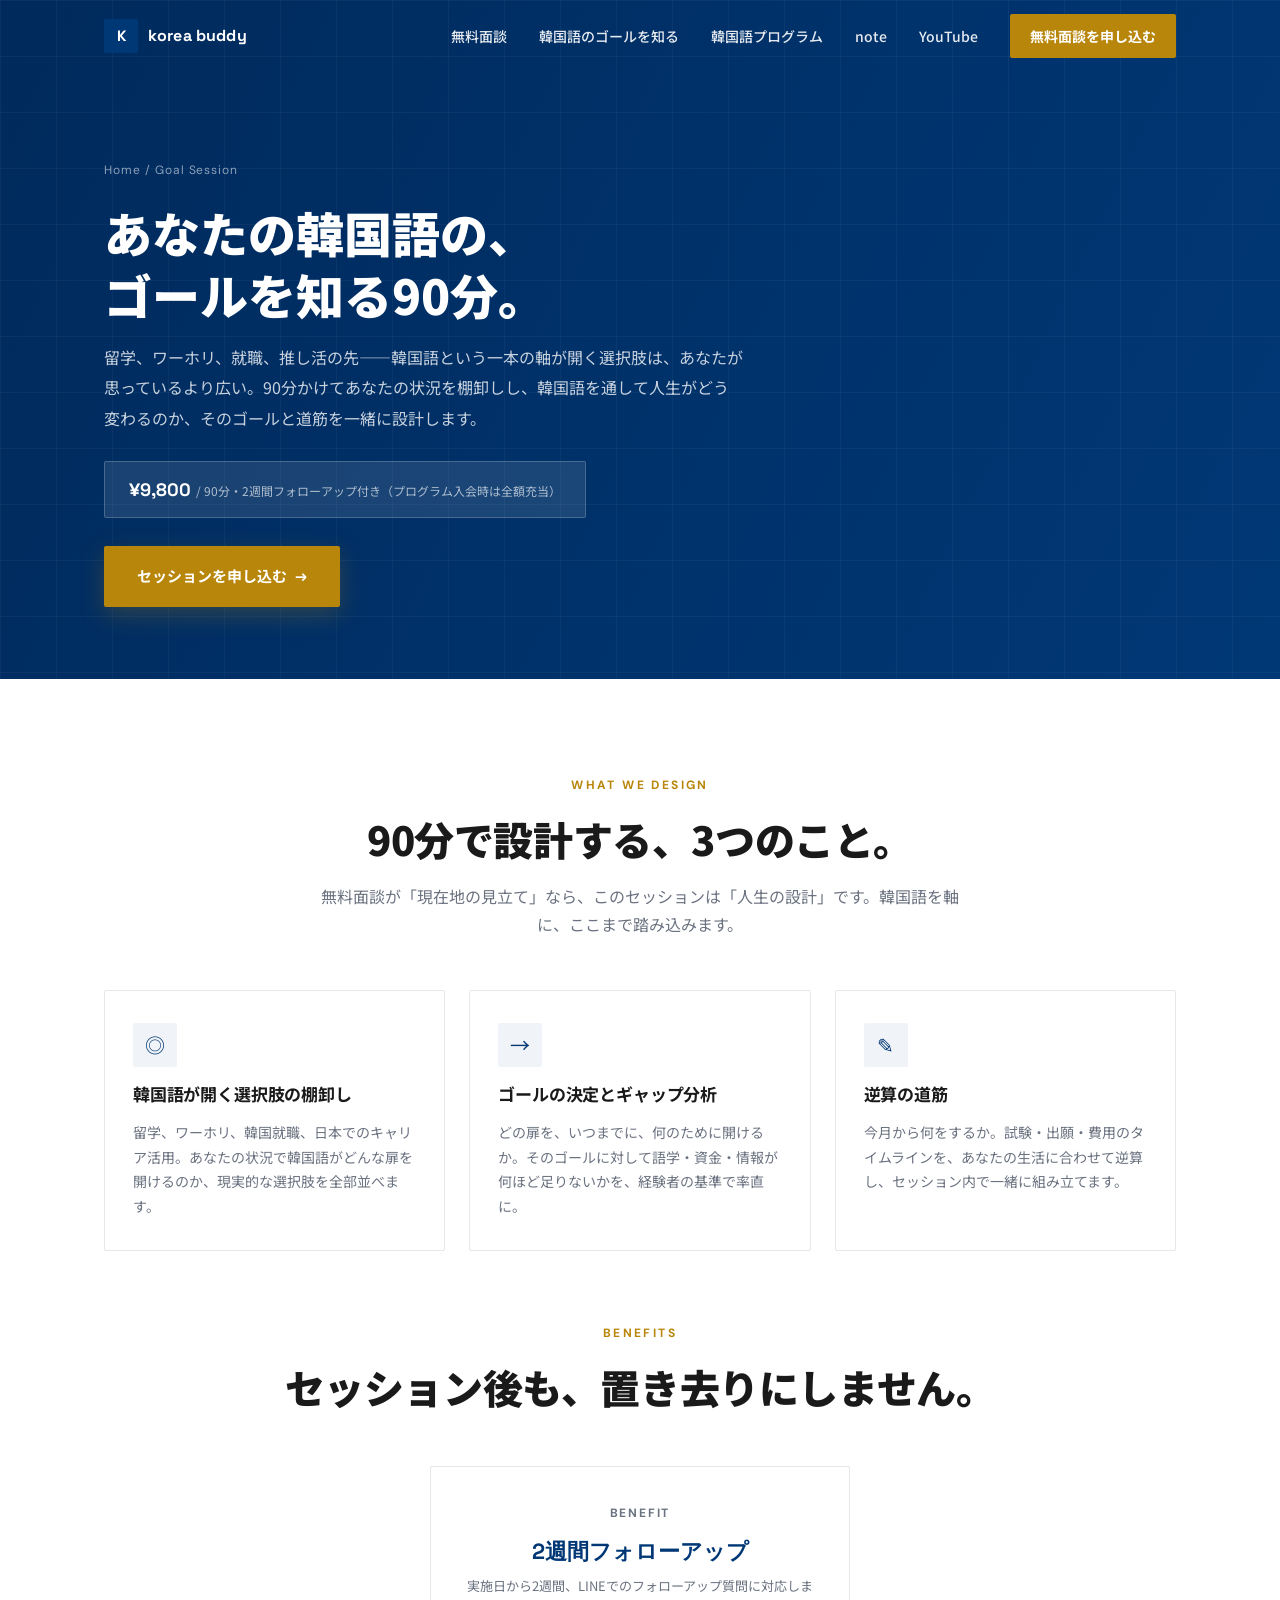
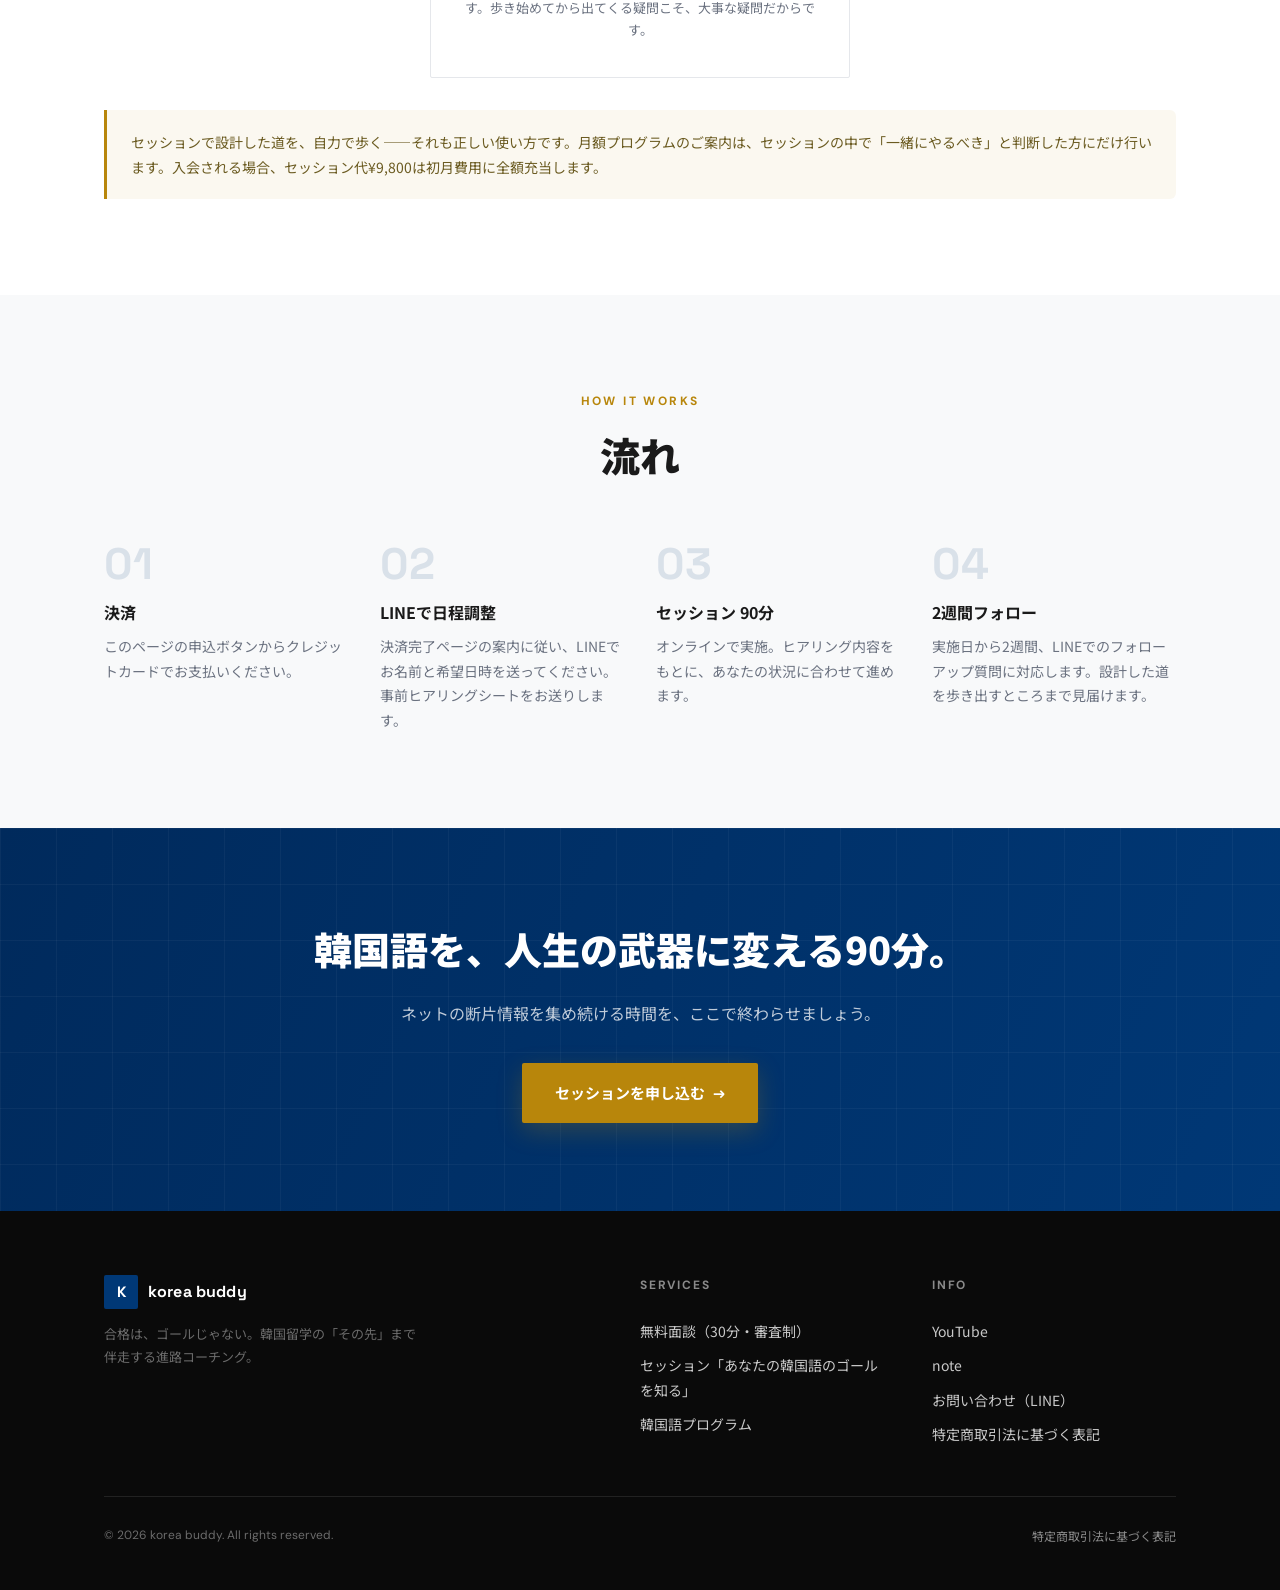
<file: session.html>
<!DOCTYPE html>
<html lang="ja">
<head>
<meta charset="UTF-8">
<meta name="viewport" content="width=device-width, initial-scale=1.0">
<title>あなたの韓国語のゴールを知る（90分セッション） | korea buddy</title>
<meta name="description" content="韓国語があなたの人生をどこまで変えられるか。90分でゴールから設計する有料セッション。実施後2週間のLINEフォローアップ付き。プログラム入会時は全額を初月に充当。">
<link rel="preconnect" href="https://fonts.googleapis.com">
<link rel="preconnect" href="https://fonts.gstatic.com" crossorigin>
<link href="https://fonts.googleapis.com/css2?family=Noto+Sans+JP:wght@400;500;700;900&family=Space+Grotesk:wght@500;700&family=DM+Sans:wght@400;500;700&display=swap" rel="stylesheet">
<link rel="stylesheet" href="style.css">
</head>
<body>
<nav class="nav top-transparent">
  <div class="container nav-inner">
    <a href="index.html" class="nav-logo">
      <span class="mark">K</span>
      <span class="name">korea buddy</span>
    </a>
    <div class="nav-links">
      <a href="counseling.html">無料面談</a>
      <a href="session.html">韓国語のゴールを知る</a>
      <a href="coaching.html">韓国語プログラム</a>
      <a href="https://note.com/korea_buddy_jp" target="_blank" rel="noopener">note</a>
      <a href="https://www.youtube.com/@korea_buddy_jp" target="_blank" rel="noopener">YouTube</a>
      <a href="counseling.html" class="nav-cta">無料面談を申し込む</a>
    </div>
    <button class="nav-toggle" aria-label="メニュー" aria-expanded="false">
      <span></span><span></span><span></span>
    </button>
  </div>
  <div class="nav-mobile">
    <a href="counseling.html">無料面談</a>
    <a href="session.html">韓国語のゴールを知る</a>
    <a href="coaching.html">韓国語プログラム</a>
    <a href="https://note.com/korea_buddy_jp" target="_blank" rel="noopener">note</a>
    <a href="https://www.youtube.com/@korea_buddy_jp" target="_blank" rel="noopener">YouTube</a>
    <a href="counseling.html" class="nav-cta">無料面談を申し込む</a>
  </div>
</nav>
<header class="page-hero">
  <div class="container">
    <span class="crumb"><a href="index.html">Home</a> / Goal Session</span>
    <h1>あなたの韓国語の、<br>ゴールを知る90分。</h1>
    <p>留学、ワーホリ、就職、推し活の先——韓国語という一本の軸が開く選択肢は、あなたが思っているより広い。90分かけてあなたの状況を棚卸しし、韓国語を通して人生がどう変わるのか、そのゴールと道筋を一緒に設計します。</p>
    <span class="price-inline">¥9,800 <small>/ 90分・2週間フォローアップ付き（プログラム入会時は全額充当）</small></span>
    <div style="margin-top:28px;">
      <a href="https://buy.stripe.com/00w7sNbnr7YI8Fw8Fm6oo01" class="btn btn-gold">セッションを申し込む <span class="arrow">→</span></a>
    </div>
  </div>
</header>

<section class="section">
  <div class="container">
    <div class="section-head center reveal">
      <span class="eyebrow">What we design</span>
      <h2 class="section-title">90分で設計する、3つのこと。</h2>
      <p class="section-sub">無料面談が「現在地の見立て」なら、このセッションは「人生の設計」です。韓国語を軸に、ここまで踏み込みます。</p>
    </div>
    <div class="tools-grid reveal">
      <div class="tool-card">
        <div class="tool-icon">◎</div>
        <h3>韓国語が開く選択肢の棚卸し</h3>
        <p>留学、ワーホリ、韓国就職、日本でのキャリア活用。あなたの状況で韓国語がどんな扉を開けるのか、現実的な選択肢を全部並べます。</p>
      </div>
      <div class="tool-card">
        <div class="tool-icon">→</div>
        <h3>ゴールの決定とギャップ分析</h3>
        <p>どの扉を、いつまでに、何のために開けるか。そのゴールに対して語学・資金・情報が何ほど足りないかを、経験者の基準で率直に。</p>
      </div>
      <div class="tool-card">
        <div class="tool-icon">✎</div>
        <h3>逆算の道筋</h3>
        <p>今月から何をするか。試験・出願・費用のタイムラインを、あなたの生活に合わせて逆算し、セッション内で一緒に組み立てます。</p>
      </div>
    </div>

    <div class="section-head center reveal" style="margin-top:72px;">
      <span class="eyebrow">Benefits</span>
      <h2 class="section-title">セッション後も、置き去りにしません。</h2>
    </div>
    <div class="price-tiles reveal" style="max-width:420px;margin:0 auto;">
      <div class="price-tile">
        <div class="plan">Benefit</div>
        <div class="amount" style="font-size:22px;">2週間フォローアップ</div>
        <p class="note" style="margin-top:10px;">実施日から2週間、LINEでのフォローアップ質問に対応します。歩き始めてから出てくる疑問こそ、大事な疑問だからです。</p>
      </div>
    </div>
    <div class="notice reveal">
      セッションで設計した道を、自力で歩く——それも正しい使い方です。月額プログラムのご案内は、セッションの中で「一緒にやるべき」と判断した方にだけ行います。入会される場合、セッション代¥9,800は初月費用に全額充当します。
    </div>
  </div>
</section>

<section class="section alt">
  <div class="container">
    <div class="section-head center reveal">
      <span class="eyebrow">How it works</span>
      <h2 class="section-title">流れ</h2>
    </div>
    <div class="steps reveal">
      <div class="step">
        <h4>決済</h4>
        <p>このページの申込ボタンからクレジットカードでお支払いください。</p>
      </div>
      <div class="step">
        <h4>LINEで日程調整</h4>
        <p>決済完了ページの案内に従い、LINEでお名前と希望日時を送ってください。事前ヒアリングシートをお送りします。</p>
      </div>
      <div class="step">
        <h4>セッション 90分</h4>
        <p>オンラインで実施。ヒアリング内容をもとに、あなたの状況に合わせて進めます。</p>
      </div>
      <div class="step">
        <h4>2週間フォロー</h4>
        <p>実施日から2週間、LINEでのフォローアップ質問に対応します。設計した道を歩き出すところまで見届けます。</p>
      </div>
    </div>
  </div>
</section>

<section class="cta-band">
  <div class="container">
    <h2 class="reveal">韓国語を、人生の武器に変える90分。</h2>
    <p class="reveal">ネットの断片情報を集め続ける時間を、ここで終わらせましょう。</p>
    <a href="https://buy.stripe.com/00w7sNbnr7YI8Fw8Fm6oo01" class="btn btn-gold reveal">セッションを申し込む <span class="arrow">→</span></a>
  </div>
</section>

<footer>
  <div class="container">
    <div class="footer-grid">
      <div class="footer-brand">
        <a href="index.html" class="nav-logo">
          <span class="mark">K</span>
          <span class="name">korea buddy</span>
        </a>
        <p>合格は、ゴールじゃない。韓国留学の「その先」まで伴走する進路コーチング。</p>
      </div>
      <div class="footer-col">
        <h4>Services</h4>
        <a href="counseling.html">無料面談（30分・審査制）</a>
        <a href="session.html">セッション「あなたの韓国語のゴールを知る」</a>
        <a href="coaching.html">韓国語プログラム</a>
        </div>
      <div class="footer-col">
        <h4>Info</h4>
        <a href="https://www.youtube.com/@korea_buddy_jp" target="_blank" rel="noopener">YouTube</a>
        <a href="https://note.com/korea_buddy_jp" target="_blank" rel="noopener">note</a>
        <a href="https://lin.ee/tk860H2">お問い合わせ（LINE）</a>
        <a href="tokushoho.html">特定商取引法に基づく表記</a>
      </div>
    </div>
    <div class="footer-bottom">
      <p>© 2026 korea buddy. All rights reserved.</p>
      <a href="tokushoho.html">特定商取引法に基づく表記</a>
    </div>
  </div>
</footer>

<script src="script.js"></script>
</body>
</html>
</file>
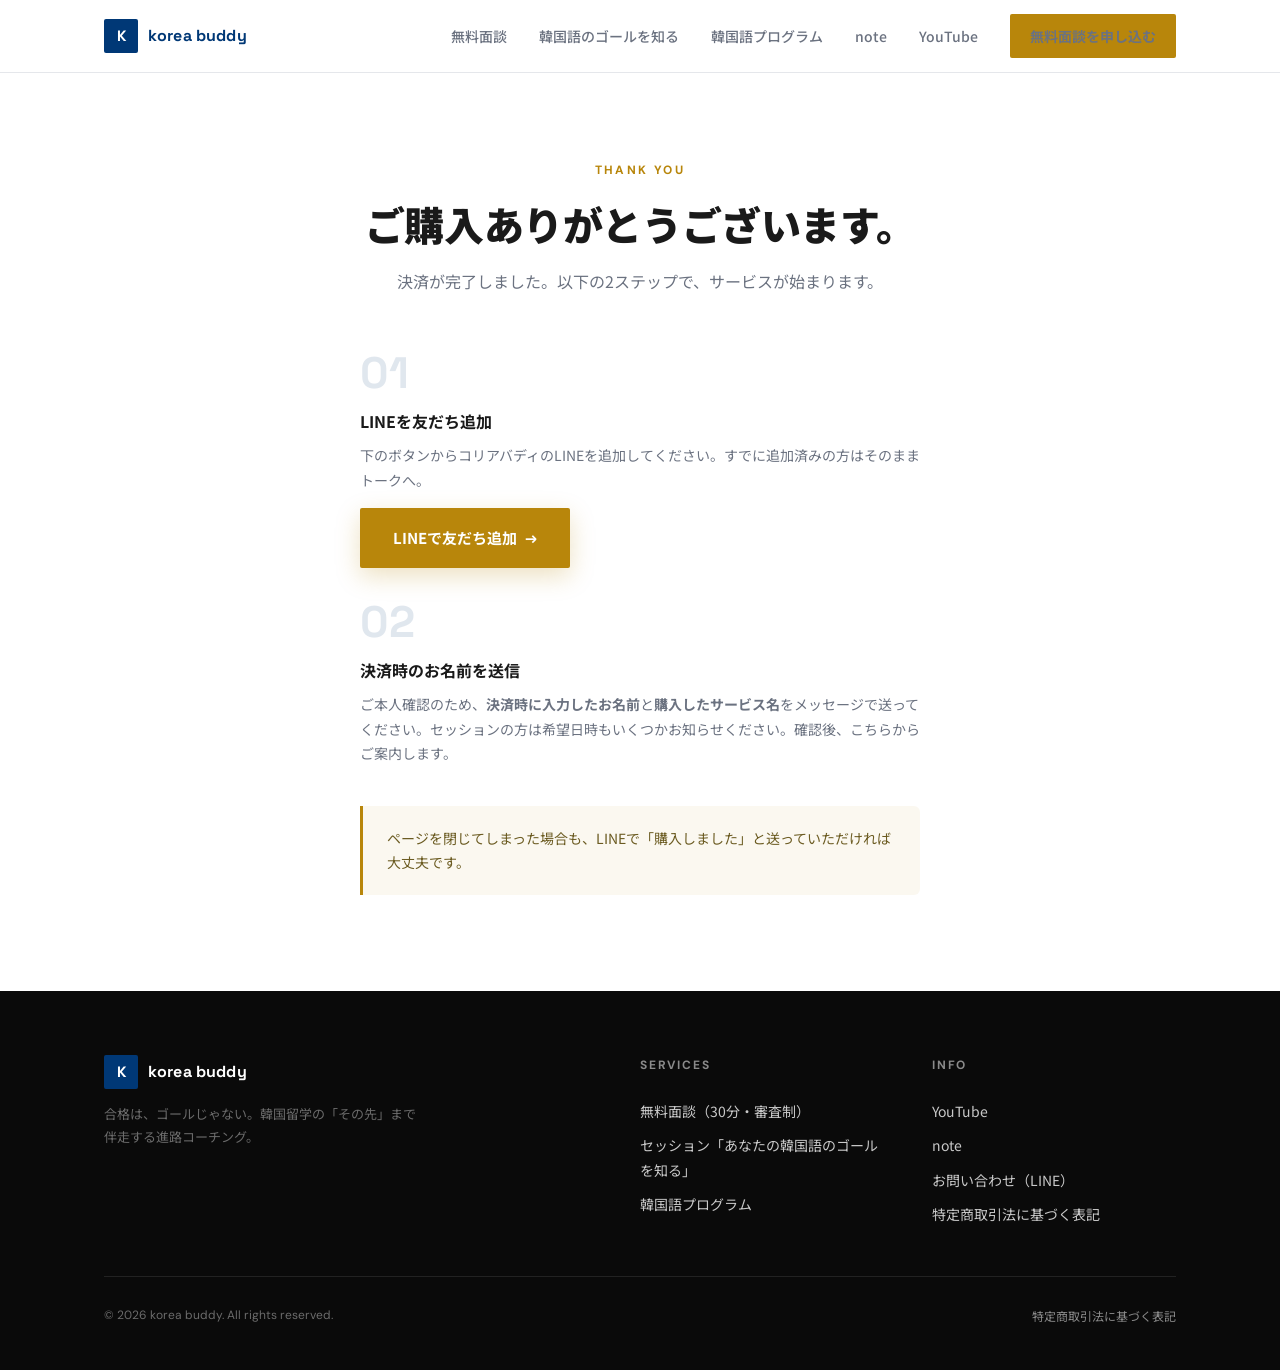
<file: thanks.html>
<!DOCTYPE html>
<html lang="ja">
<head>
<meta charset="UTF-8">
<meta name="viewport" content="width=device-width, initial-scale=1.0">
<title>ご購入ありがとうございます | korea buddy</title>
<meta name="description" content="決済が完了しました。LINEでお名前を送信して、サービスを開始してください。">
<link rel="preconnect" href="https://fonts.googleapis.com">
<link rel="preconnect" href="https://fonts.gstatic.com" crossorigin>
<link href="https://fonts.googleapis.com/css2?family=Noto+Sans+JP:wght@400;500;700;900&family=Space+Grotesk:wght@500;700&family=DM+Sans:wght@400;500;700&display=swap" rel="stylesheet">
<link rel="stylesheet" href="style.css">
<meta name="robots" content="noindex">
</head>
<body>
<nav class="nav solid">
  <div class="container nav-inner">
    <a href="index.html" class="nav-logo">
      <span class="mark">K</span>
      <span class="name">korea buddy</span>
    </a>
    <div class="nav-links">
      <a href="counseling.html">無料面談</a>
      <a href="session.html">韓国語のゴールを知る</a>
      <a href="coaching.html">韓国語プログラム</a>
      <a href="https://note.com/korea_buddy_jp" target="_blank" rel="noopener">note</a>
      <a href="https://www.youtube.com/@korea_buddy_jp" target="_blank" rel="noopener">YouTube</a>
      <a href="counseling.html" class="nav-cta">無料面談を申し込む</a>
    </div>
    <button class="nav-toggle" aria-label="メニュー" aria-expanded="false">
      <span></span><span></span><span></span>
    </button>
  </div>
  <div class="nav-mobile">
    <a href="counseling.html">無料面談</a>
    <a href="session.html">韓国語のゴールを知る</a>
    <a href="coaching.html">韓国語プログラム</a>
    <a href="https://note.com/korea_buddy_jp" target="_blank" rel="noopener">note</a>
    <a href="https://www.youtube.com/@korea_buddy_jp" target="_blank" rel="noopener">YouTube</a>
    <a href="counseling.html" class="nav-cta">無料面談を申し込む</a>
  </div>
</nav>
<section class="section" style="padding-top:160px;">
  <div class="container" style="max-width:720px;">
    <div class="center">
      <span class="eyebrow">Thank you</span>
      <h1 class="section-title">ご購入ありがとうございます。</h1>
      <p class="section-sub" style="margin:0 auto 48px;">決済が完了しました。以下の2ステップで、サービスが始まります。</p>
    </div>
    <div class="steps" style="grid-template-columns:1fr;gap:24px;max-width:560px;margin:0 auto;">
      <div class="step">
        <h4>LINEを友だち追加</h4>
        <p>下のボタンからコリアバディのLINEを追加してください。すでに追加済みの方はそのままトークへ。</p>
        <div style="margin-top:16px;">
          <a href="https://lin.ee/tk860H2" class="btn btn-gold">LINEで友だち追加 <span class="arrow">→</span></a>
        </div>
      </div>
      <div class="step">
        <h4>決済時のお名前を送信</h4>
        <p>ご本人確認のため、<strong>決済時に入力したお名前</strong>と<strong>購入したサービス名</strong>をメッセージで送ってください。セッションの方は希望日時もいくつかお知らせください。確認後、こちらからご案内します。</p>
      </div>
    </div>
    <div class="notice" style="max-width:560px;margin:40px auto 0;">
      ページを閉じてしまった場合も、LINEで「購入しました」と送っていただければ大丈夫です。
    </div>
  </div>
</section>

<footer>
  <div class="container">
    <div class="footer-grid">
      <div class="footer-brand">
        <a href="index.html" class="nav-logo">
          <span class="mark">K</span>
          <span class="name">korea buddy</span>
        </a>
        <p>合格は、ゴールじゃない。韓国留学の「その先」まで伴走する進路コーチング。</p>
      </div>
      <div class="footer-col">
        <h4>Services</h4>
        <a href="counseling.html">無料面談（30分・審査制）</a>
        <a href="session.html">セッション「あなたの韓国語のゴールを知る」</a>
        <a href="coaching.html">韓国語プログラム</a>
        </div>
      <div class="footer-col">
        <h4>Info</h4>
        <a href="https://www.youtube.com/@korea_buddy_jp" target="_blank" rel="noopener">YouTube</a>
        <a href="https://note.com/korea_buddy_jp" target="_blank" rel="noopener">note</a>
        <a href="https://lin.ee/tk860H2">お問い合わせ（LINE）</a>
        <a href="tokushoho.html">特定商取引法に基づく表記</a>
      </div>
    </div>
    <div class="footer-bottom">
      <p>© 2026 korea buddy. All rights reserved.</p>
      <a href="tokushoho.html">特定商取引法に基づく表記</a>
    </div>
  </div>
</footer>

<script src="script.js"></script>
</body>
</html>
</file>
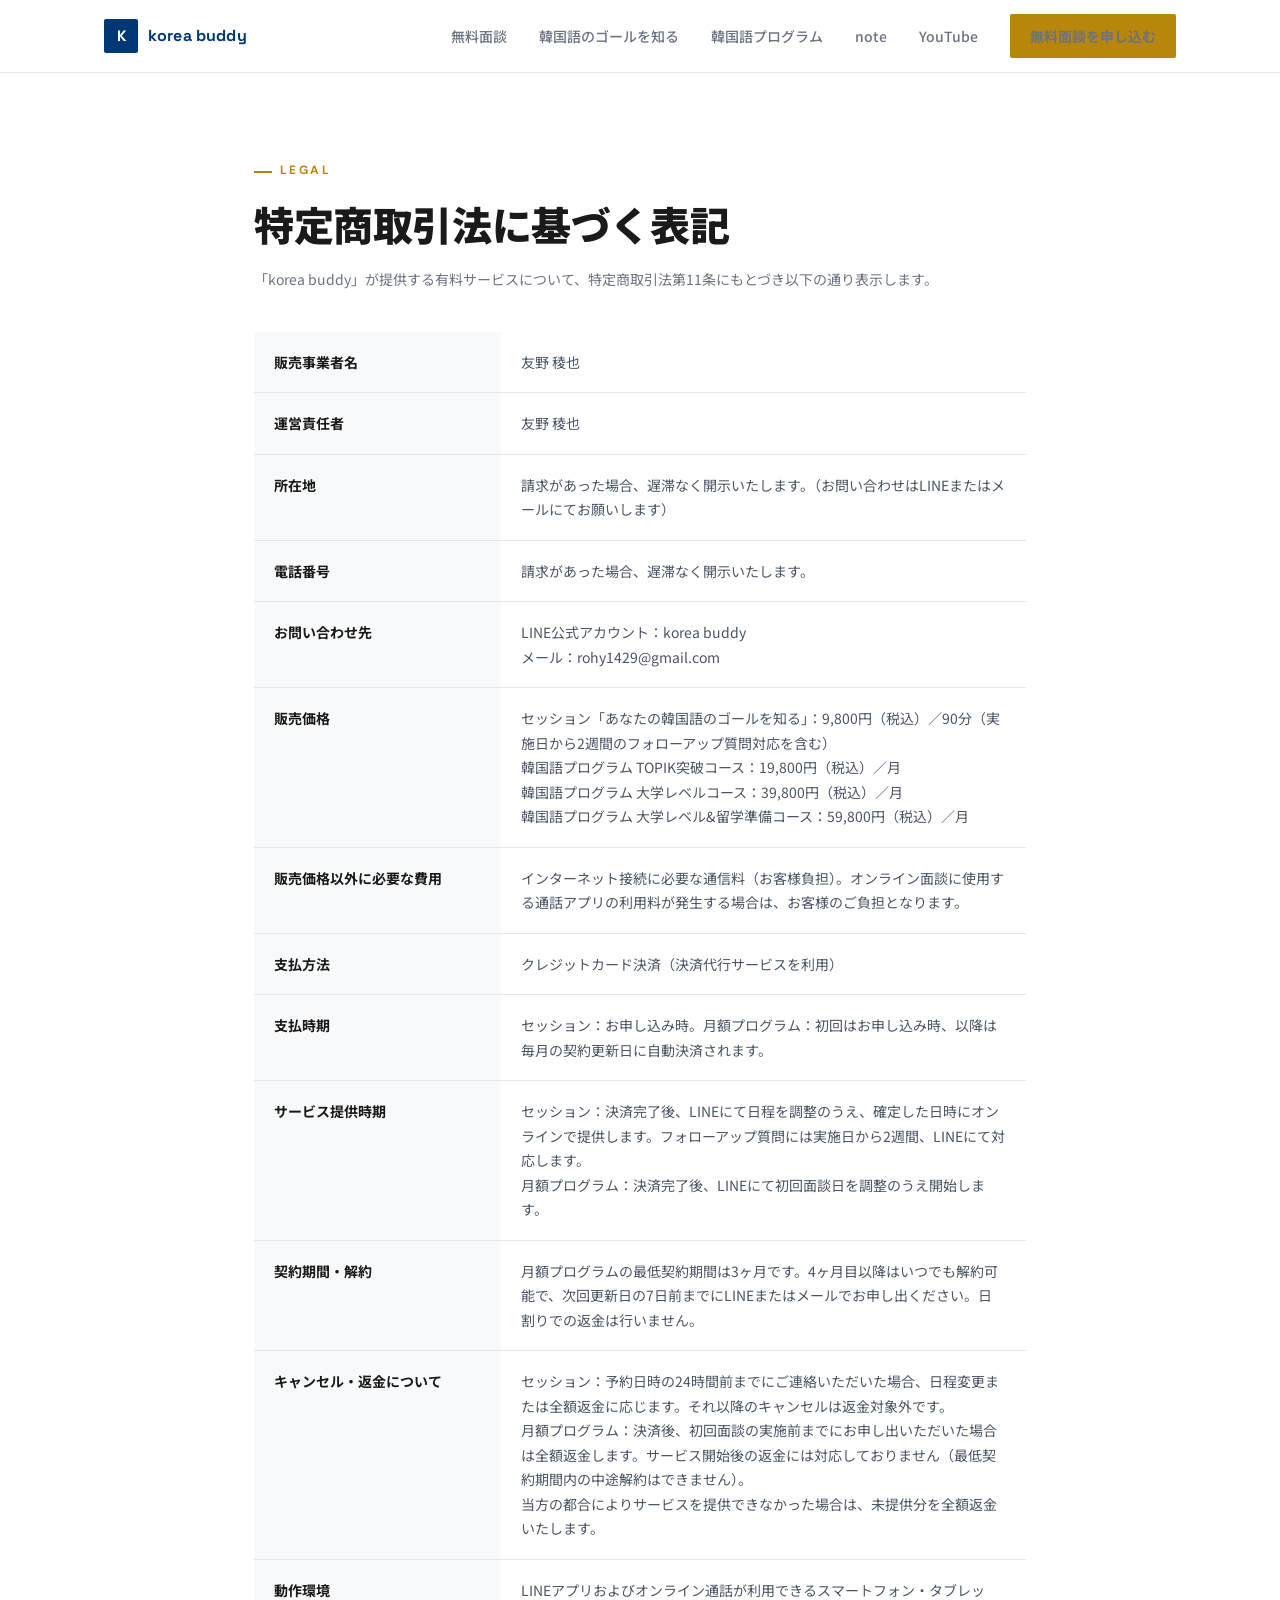
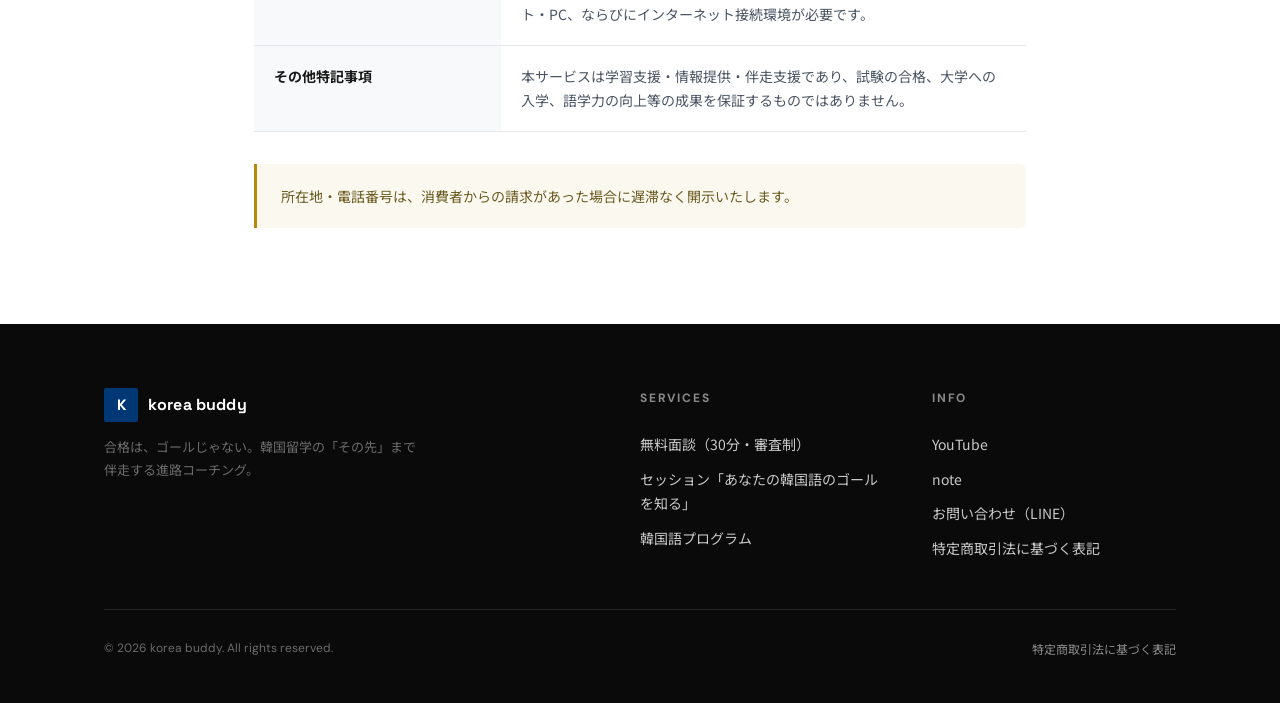
<file: tokushoho.html>
<!DOCTYPE html>
<html lang="ja">
<head>
<meta charset="UTF-8">
<meta name="viewport" content="width=device-width, initial-scale=1.0">
<title>特定商取引法に基づく表記 | korea buddy</title>
<meta name="description" content="コリアバディの特定商取引法に基づく表記です。">
<link rel="preconnect" href="https://fonts.googleapis.com">
<link rel="preconnect" href="https://fonts.gstatic.com" crossorigin>
<link href="https://fonts.googleapis.com/css2?family=Noto+Sans+JP:wght@400;500;700;900&family=Space+Grotesk:wght@500;700&family=DM+Sans:wght@400;500;700&display=swap" rel="stylesheet">
<link rel="stylesheet" href="style.css">
<meta name="robots" content="noindex">
</head>
<body>
<nav class="nav solid">
  <div class="container nav-inner">
    <a href="index.html" class="nav-logo">
      <span class="mark">K</span>
      <span class="name">korea buddy</span>
    </a>
    <div class="nav-links">
      <a href="counseling.html">無料面談</a>
      <a href="session.html">韓国語のゴールを知る</a>
      <a href="coaching.html">韓国語プログラム</a>
      <a href="https://note.com/korea_buddy_jp" target="_blank" rel="noopener">note</a>
      <a href="https://www.youtube.com/@korea_buddy_jp" target="_blank" rel="noopener">YouTube</a>
      <a href="counseling.html" class="nav-cta">無料面談を申し込む</a>
    </div>
    <button class="nav-toggle" aria-label="メニュー" aria-expanded="false">
      <span></span><span></span><span></span>
    </button>
  </div>
  <div class="nav-mobile">
    <a href="counseling.html">無料面談</a>
    <a href="session.html">韓国語のゴールを知る</a>
    <a href="coaching.html">韓国語プログラム</a>
    <a href="https://note.com/korea_buddy_jp" target="_blank" rel="noopener">note</a>
    <a href="https://www.youtube.com/@korea_buddy_jp" target="_blank" rel="noopener">YouTube</a>
    <a href="counseling.html" class="nav-cta">無料面談を申し込む</a>
  </div>
</nav>
<section class="section" style="padding-top:160px;">
  <div class="container legal-body">
    <span class="eyebrow">Legal</span>
    <h1 class="section-title">特定商取引法に基づく表記</h1>
    <p class="lead">「korea buddy」が提供する有料サービスについて、特定商取引法第11条にもとづき以下の通り表示します。</p>

    <table class="info-table">
      <tr><th>販売事業者名</th><td>友野 稜也</td></tr>
      <tr><th>運営責任者</th><td>友野 稜也</td></tr>
      <tr><th>所在地</th><td>請求があった場合、遅滞なく開示いたします。（お問い合わせはLINEまたはメールにてお願いします）</td></tr>
      <tr><th>電話番号</th><td>請求があった場合、遅滞なく開示いたします。</td></tr>
      <tr><th>お問い合わせ先</th><td>LINE公式アカウント：korea buddy<br>メール：rohy1429@gmail.com</td></tr>
      <tr><th>販売価格</th><td>
        セッション「あなたの韓国語のゴールを知る」：9,800円（税込）／90分（実施日から2週間のフォローアップ質問対応を含む）<br>
        韓国語プログラム TOPIK突破コース：19,800円（税込）／月<br>
        韓国語プログラム 大学レベルコース：39,800円（税込）／月<br>
        韓国語プログラム 大学レベル&amp;留学準備コース：59,800円（税込）／月<br>
      </td></tr>
      <tr><th>販売価格以外に必要な費用</th><td>インターネット接続に必要な通信料（お客様負担）。オンライン面談に使用する通話アプリの利用料が発生する場合は、お客様のご負担となります。</td></tr>
      <tr><th>支払方法</th><td>クレジットカード決済（決済代行サービスを利用）</td></tr>
      <tr><th>支払時期</th><td>セッション：お申し込み時。月額プログラム：初回はお申し込み時、以降は毎月の契約更新日に自動決済されます。</td></tr>
      <tr><th>サービス提供時期</th><td>
        セッション：決済完了後、LINEにて日程を調整のうえ、確定した日時にオンラインで提供します。フォローアップ質問には実施日から2週間、LINEにて対応します。<br>
        月額プログラム：決済完了後、LINEにて初回面談日を調整のうえ開始します。<br>
      </td></tr>
      <tr><th>契約期間・解約</th><td>
        月額プログラムの最低契約期間は3ヶ月です。4ヶ月目以降はいつでも解約可能で、次回更新日の7日前までにLINEまたはメールでお申し出ください。日割りでの返金は行いません。
      </td></tr>
      <tr><th>キャンセル・返金について</th><td>
        セッション：予約日時の24時間前までにご連絡いただいた場合、日程変更または全額返金に応じます。それ以降のキャンセルは返金対象外です。<br>
        月額プログラム：決済後、初回面談の実施前までにお申し出いただいた場合は全額返金します。サービス開始後の返金には対応しておりません（最低契約期間内の中途解約はできません）。<br>
                当方の都合によりサービスを提供できなかった場合は、未提供分を全額返金いたします。
      </td></tr>
      <tr><th>動作環境</th><td>LINEアプリおよびオンライン通話が利用できるスマートフォン・タブレット・PC、ならびにインターネット接続環境が必要です。</td></tr>
      <tr><th>その他特記事項</th><td>本サービスは学習支援・情報提供・伴走支援であり、試験の合格、大学への入学、語学力の向上等の成果を保証するものではありません。</td></tr>
    </table>

    <div class="notice">
      所在地・電話番号は、消費者からの請求があった場合に遅滞なく開示いたします。
    </div>
  </div>
</section>

<footer>
  <div class="container">
    <div class="footer-grid">
      <div class="footer-brand">
        <a href="index.html" class="nav-logo">
          <span class="mark">K</span>
          <span class="name">korea buddy</span>
        </a>
        <p>合格は、ゴールじゃない。韓国留学の「その先」まで伴走する進路コーチング。</p>
      </div>
      <div class="footer-col">
        <h4>Services</h4>
        <a href="counseling.html">無料面談（30分・審査制）</a>
        <a href="session.html">セッション「あなたの韓国語のゴールを知る」</a>
        <a href="coaching.html">韓国語プログラム</a>
        </div>
      <div class="footer-col">
        <h4>Info</h4>
        <a href="https://www.youtube.com/@korea_buddy_jp" target="_blank" rel="noopener">YouTube</a>
        <a href="https://note.com/korea_buddy_jp" target="_blank" rel="noopener">note</a>
        <a href="https://lin.ee/tk860H2">お問い合わせ（LINE）</a>
        <a href="tokushoho.html">特定商取引法に基づく表記</a>
      </div>
    </div>
    <div class="footer-bottom">
      <p>© 2026 korea buddy. All rights reserved.</p>
      <a href="tokushoho.html">特定商取引法に基づく表記</a>
    </div>
  </div>
</footer>

<script src="script.js"></script>
</body>
</html>
</file>
<file: style.css>
/* korea buddy — shared styles
   Palette: Yonsei blue #003876 / gold #B8860B / ink #1a1a1a / gray #6B7280 / bg #F8F9FA */

:root{
  --blue:#003876;
  --blue-dark:#002a5c;
  --gold:#B8860B;
  --gold-dark:#9a7209;
  --ink:#1a1a1a;
  --gray:#6B7280;
  --gray-light:#9CA3AF;
  --bg:#F8F9FA;
  --line:#E5E7EB;
  --white:#ffffff;
}

*{box-sizing:border-box;margin:0;padding:0;}
html{scroll-behavior:smooth;}
body{
  font-family:'Noto Sans JP',sans-serif;
  color:var(--ink);
  background:var(--white);
  line-height:1.75;
  -webkit-font-smoothing:antialiased;
}
img{max-width:100%;display:block;}
a{color:inherit;text-decoration:none;}
ul{list-style:none;}

.container{max-width:1120px;margin:0 auto;padding:0 24px;}

.eyebrow{
  font-family:'DM Sans',sans-serif;
  font-size:12px;
  font-weight:700;
  letter-spacing:0.2em;
  text-transform:uppercase;
  color:var(--gold);
  display:block;
  margin-bottom:16px;
}
.section-title{
  font-size:clamp(28px,4vw,40px);
  font-weight:900;
  line-height:1.35;
  color:var(--ink);
  margin-bottom:16px;
}
.section-sub{
  color:var(--gray);
  max-width:640px;
}
.center{text-align:center;}
.center .section-sub{margin:0 auto;}

/* ── Buttons ── */
.btn{
  display:inline-flex;
  align-items:center;
  gap:8px;
  font-size:15px;
  font-weight:700;
  padding:16px 32px;
  border-radius:2px;
  border:1px solid transparent;
  cursor:pointer;
  transition:background .2s,color .2s,border-color .2s,box-shadow .2s;
}
.btn-gold{
  background:var(--gold);
  color:var(--white);
  box-shadow:0 8px 24px rgba(184,134,11,.25);
}
.btn-gold:hover{background:var(--gold-dark);box-shadow:0 10px 28px rgba(184,134,11,.35);}
.btn-blue{
  background:var(--blue);
  color:var(--white);
}
.btn-blue:hover{background:var(--blue-dark);}
.btn-outline{
  border-color:rgba(255,255,255,.35);
  color:var(--white);
}
.btn-outline:hover{background:rgba(255,255,255,.1);}
.btn-outline-dark{
  border-color:var(--line);
  color:var(--ink);
}
.btn-outline-dark:hover{border-color:var(--blue);color:var(--blue);}
.btn .arrow{font-family:'Space Grotesk',sans-serif;}

/* ── Navigation ── */
.nav{
  position:fixed;top:0;left:0;right:0;z-index:100;
  transition:background .3s,box-shadow .3s;
}
.nav.scrolled{
  background:rgba(255,255,255,.96);
  backdrop-filter:blur(10px);
  box-shadow:0 1px 0 var(--line);
}
.nav-inner{
  display:flex;align-items:center;justify-content:space-between;
  height:72px;
}
.nav-logo{display:flex;align-items:center;gap:10px;}
.nav-logo .mark{
  width:34px;height:34px;background:var(--blue);border-radius:2px;
  display:flex;align-items:center;justify-content:center;
  color:var(--white);font-family:'Space Grotesk',sans-serif;font-weight:700;font-size:15px;
}
.nav-logo .name{
  font-family:'Space Grotesk',sans-serif;
  font-weight:700;font-size:16px;letter-spacing:.01em;
  color:var(--white);
  transition:color .3s;
}
.nav.scrolled .nav-logo .name,
.nav.solid .nav-logo .name{color:var(--blue);}
.nav.solid{background:var(--white);box-shadow:0 1px 0 var(--line);}
.nav-links{display:flex;align-items:center;gap:32px;}
.nav-links a{
  font-size:14px;font-weight:500;
  color:rgba(255,255,255,.9);
  transition:color .2s;
}
.nav.scrolled .nav-links a,
.nav.solid .nav-links a{color:var(--gray);}
.nav-links a:hover{color:var(--gold);}
.nav-links .nav-cta{
  background:var(--gold);color:var(--white);
  padding:10px 20px;border-radius:2px;font-weight:700;
}
.nav-links .nav-cta:hover{background:var(--gold-dark);color:var(--white);}
.nav-toggle{
  display:none;background:none;border:none;cursor:pointer;
  width:40px;height:40px;position:relative;
}
.nav-toggle span{
  position:absolute;left:8px;right:8px;height:2px;
  background:var(--white);transition:all .25s;
}
.nav.scrolled .nav-toggle span,.nav.solid .nav-toggle span{background:var(--ink);}
.nav-toggle span:nth-child(1){top:13px;}
.nav-toggle span:nth-child(2){top:19px;}
.nav-toggle span:nth-child(3){top:25px;}
.nav-toggle.open span:nth-child(1){top:19px;transform:rotate(45deg);}
.nav-toggle.open span:nth-child(2){opacity:0;}
.nav-toggle.open span:nth-child(3){top:19px;transform:rotate(-45deg);}
.nav-mobile{
  display:none;
  background:var(--white);
  border-top:1px solid var(--line);
  box-shadow:0 12px 24px rgba(0,0,0,.08);
  padding:16px 24px 24px;
}
.nav-mobile.open{display:block;}
.nav-mobile a{
  display:block;padding:12px 0;font-weight:500;color:var(--ink);
  border-bottom:1px solid var(--bg);
}
.nav-mobile .nav-cta{
  margin-top:16px;background:var(--gold);color:var(--white);
  text-align:center;padding:14px;border-radius:2px;border-bottom:none;font-weight:700;
}

/* ── Hero (home) ── */
.hero{
  min-height:100vh;
  display:flex;align-items:center;
  position:relative;
  background:linear-gradient(115deg,var(--blue-dark) 0%,var(--blue) 55%,#0a4a94 100%);
  overflow:hidden;
}
.hero::before{
  content:'';
  position:absolute;inset:0;
  background-image:linear-gradient(rgba(255,255,255,.045) 1px,transparent 1px),
                   linear-gradient(90deg,rgba(255,255,255,.045) 1px,transparent 1px);
  background-size:56px 56px;
}
.hero::after{
  content:'';
  position:absolute;
  right:-160px;top:-160px;
  width:520px;height:520px;border-radius:50%;
  background:radial-gradient(circle,rgba(184,134,11,.22),transparent 65%);
}
.hero-inner{position:relative;z-index:1;padding:140px 0 100px;max-width:760px;}
.hero-badge{
  display:inline-flex;align-items:center;gap:8px;
  padding:8px 18px;
  background:rgba(255,255,255,.1);
  border:1px solid rgba(255,255,255,.2);
  border-radius:100px;
  color:rgba(255,255,255,.9);
  font-family:'DM Sans',sans-serif;
  font-size:12px;font-weight:500;letter-spacing:.05em;
  margin-bottom:32px;
}
.hero-badge .dot{width:6px;height:6px;border-radius:50%;background:var(--gold);}
.hero h1{
  font-size:clamp(36px,6vw,64px);
  font-weight:900;
  line-height:1.25;
  color:var(--white);
  letter-spacing:-.01em;
  margin-bottom:24px;
}
.hero h1 .gold{color:var(--gold);}
.hero p{
  color:rgba(255,255,255,.8);
  font-size:clamp(15px,1.6vw,18px);
  max-width:600px;
  margin-bottom:40px;
}
.hero-ctas{display:flex;gap:16px;flex-wrap:wrap;}
.scroll-hint{
  position:absolute;bottom:32px;left:50%;transform:translateX(-50%);
  width:24px;height:40px;border:2px solid rgba(255,255,255,.3);border-radius:100px;
  display:flex;justify-content:center;padding-top:8px;
}
.scroll-hint::after{
  content:'';width:5px;height:11px;border-radius:100px;background:rgba(255,255,255,.6);
  animation:scrollhint 2s infinite;
}
@keyframes scrollhint{0%,100%{transform:translateY(0);}50%{transform:translateY(7px);}}

/* ── Stats band ── */
.stats{background:var(--blue);padding:56px 0 64px;}
.stats-grid{
  display:grid;grid-template-columns:repeat(4,1fr);gap:40px;
}
.stat{text-align:center;}
.stat .icon{color:var(--gold);font-size:20px;margin-bottom:10px;}
.stat .num{
  font-family:'Space Grotesk',sans-serif;
  font-size:clamp(30px,4vw,46px);font-weight:700;color:var(--white);
  line-height:1.2;
}
.stat .label{
  font-family:'DM Sans',sans-serif;
  font-size:12px;font-weight:500;letter-spacing:.12em;text-transform:uppercase;
  color:rgba(255,255,255,.6);
  margin-top:6px;
}

/* ── Sections ── */
.section{padding:96px 0;}
.section.alt{background:var(--bg);}
.section-head{margin-bottom:64px;}

/* ── Service rows (home) ── */
.service-row{
  display:grid;grid-template-columns:1fr 1fr;gap:64px;align-items:center;
  padding:56px 0;
}
.service-row + .service-row{border-top:1px solid var(--line);}
.service-row.flip .service-visual{order:-1;}
.service-num{
  display:flex;align-items:center;gap:12px;margin-bottom:16px;
}
.service-num .icon-box{
  width:40px;height:40px;border-radius:2px;
  background:rgba(0,56,118,.06);
  display:flex;align-items:center;justify-content:center;
  color:var(--blue);font-size:18px;
}
.service-num .tag{
  font-family:'DM Sans',sans-serif;
  font-size:12px;font-weight:700;letter-spacing:.15em;text-transform:uppercase;
  color:var(--blue);
}
.service-row.gold-accent .service-num .icon-box{background:rgba(184,134,11,.08);color:var(--gold);}
.service-row.gold-accent .service-num .tag{color:var(--gold);}
.service-row h3{font-size:clamp(22px,2.6vw,30px);font-weight:700;margin-bottom:14px;}
.service-row .desc{color:var(--gray);margin-bottom:22px;}
.service-row .features{margin-bottom:26px;}
.service-row .features li{
  display:flex;gap:10px;align-items:flex-start;
  font-size:14px;color:#4B5563;
  padding:5px 0;
}
.service-row .features .check{color:var(--gold);font-weight:700;flex-shrink:0;}
.service-price-row{display:flex;align-items:center;gap:20px;flex-wrap:wrap;}
.service-price{
  font-family:'Space Grotesk',sans-serif;
  font-size:19px;font-weight:700;color:var(--blue);
}
.service-price small{font-family:'Noto Sans JP',sans-serif;font-size:12px;font-weight:500;color:var(--gray);}
.service-visual{
  aspect-ratio:4/3;border-radius:2px;position:relative;overflow:hidden;
  display:flex;align-items:center;justify-content:center;
}
.service-visual .accent-bar{
  position:absolute;left:0;top:0;bottom:0;width:4px;background:var(--blue);z-index:2;
}
.service-visual.v-blue{background:linear-gradient(135deg,var(--blue),var(--blue-dark));}
.service-visual.v-gold{background:linear-gradient(135deg,#8a650a,var(--gold));}
.service-visual.v-light{background:linear-gradient(135deg,#eef2f7,#dde6f0);}
.visual-grid{
  display:grid;grid-template-columns:1fr 1fr;gap:14px;padding:40px;width:100%;max-width:400px;
}
.visual-grid .cell{
  background:rgba(255,255,255,.1);
  border:1px solid rgba(255,255,255,.14);
  border-radius:2px;padding:18px 12px;text-align:center;
  color:rgba(255,255,255,.85);font-size:12px;font-weight:500;
}
.visual-grid .cell .big{
  display:block;font-family:'Space Grotesk',sans-serif;
  font-size:22px;font-weight:700;color:var(--white);margin-bottom:4px;
}
.visual-grid .cell .ic{display:block;font-size:20px;color:var(--gold);margin-bottom:6px;}
.v-light .visual-grid .cell{
  background:var(--white);border-color:var(--line);color:var(--gray);
  box-shadow:0 2px 8px rgba(0,56,118,.06);
}
.v-light .visual-grid .cell .big{color:var(--blue);}

/* ── Price tiles (detail pages) ── */
.price-tiles{display:grid;grid-template-columns:repeat(auto-fit,minmax(220px,1fr));gap:24px;}
.price-tile{
  background:var(--white);
  border:1px solid var(--line);
  border-radius:2px;
  padding:36px 28px;
  text-align:center;
  position:relative;
}
.price-tile.featured{border-color:var(--gold);border-width:2px;}
.price-tile .rec{
  position:absolute;top:-13px;left:50%;transform:translateX(-50%);
  background:var(--gold);color:var(--white);
  font-family:'DM Sans',sans-serif;font-size:11px;font-weight:700;letter-spacing:.1em;
  padding:4px 16px;border-radius:100px;white-space:nowrap;
}
.price-tile .plan{
  font-family:'DM Sans',sans-serif;font-size:12px;font-weight:700;
  letter-spacing:.15em;text-transform:uppercase;color:var(--gray);margin-bottom:14px;
}
.price-tile .amount{
  font-family:'Space Grotesk',sans-serif;font-size:36px;font-weight:700;color:var(--blue);
  line-height:1.2;
}
.price-tile .amount small{font-size:15px;font-weight:500;}
.price-tile .per{font-size:13px;color:var(--gray);margin-top:4px;margin-bottom:14px;}
.price-tile .note{font-size:13px;color:var(--gray);line-height:1.7;}

/* ── Steps ── */
.steps{display:grid;grid-template-columns:repeat(auto-fit,minmax(200px,1fr));gap:32px;counter-reset:step;}
.step{position:relative;padding-top:8px;}
.step::before{
  counter-increment:step;
  content:"0" counter(step);
  font-family:'Space Grotesk',sans-serif;
  font-size:44px;font-weight:700;color:rgba(0,56,118,.12);
  display:block;line-height:1;margin-bottom:12px;
}
.step h4{font-size:16px;font-weight:700;margin-bottom:8px;}
.step p{font-size:14px;color:var(--gray);}

/* ── FAQ ── */
.faq{max-width:760px;margin:0 auto;}
.faq-item{border-bottom:1px solid var(--line);}
.faq-item summary{
  cursor:pointer;list-style:none;
  display:flex;justify-content:space-between;align-items:center;gap:16px;
  padding:22px 4px;font-weight:700;font-size:15px;
}
.faq-item summary::-webkit-details-marker{display:none;}
.faq-item summary::after{
  content:'+';font-family:'Space Grotesk',sans-serif;font-size:22px;color:var(--gold);
  transition:transform .2s;flex-shrink:0;
}
.faq-item[open] summary::after{transform:rotate(45deg);}
.faq-item .faq-a{padding:0 4px 24px;color:var(--gray);font-size:14px;}

/* ── Profile ── */
.profile-grid{display:grid;grid-template-columns:2fr 3fr;gap:64px;align-items:start;}
.profile-photo{
  aspect-ratio:3/4;border-radius:2px;position:relative;
  background:linear-gradient(160deg,var(--blue) 0%,var(--blue-dark) 100%);
  display:flex;align-items:center;justify-content:center;
  color:rgba(255,255,255,.35);
  font-family:'Space Grotesk',sans-serif;font-size:14px;letter-spacing:.1em;
}
.profile-photo .name-plate{
  position:absolute;bottom:-16px;right:-16px;
  background:var(--blue);color:var(--white);
  font-family:'DM Sans',sans-serif;font-size:12px;font-weight:700;letter-spacing:.12em;text-transform:uppercase;
  padding:12px 24px;border-radius:2px;
}
.profile-points{margin-top:36px;display:flex;flex-direction:column;gap:24px;}
.profile-point{display:flex;gap:16px;}
.profile-point .icon-box{
  width:48px;height:48px;flex-shrink:0;border-radius:2px;
  background:rgba(0,56,118,.06);color:var(--blue);
  display:flex;align-items:center;justify-content:center;font-size:20px;
}
.profile-point h4{font-size:15px;font-weight:700;margin-bottom:4px;}
.profile-point p{font-size:14px;color:var(--gray);}

/* ── CTA band ── */
.cta-band{
  background:linear-gradient(115deg,var(--blue-dark),var(--blue));
  padding:88px 0;text-align:center;position:relative;overflow:hidden;
}
.cta-band::before{
  content:'';position:absolute;inset:0;
  background-image:linear-gradient(rgba(255,255,255,.04) 1px,transparent 1px),
                   linear-gradient(90deg,rgba(255,255,255,.04) 1px,transparent 1px);
  background-size:56px 56px;
}
.cta-band .container{position:relative;z-index:1;}
.cta-band h2{color:var(--white);font-size:clamp(26px,3.4vw,38px);font-weight:900;margin-bottom:16px;}
.cta-band p{color:rgba(255,255,255,.75);max-width:560px;margin:0 auto 36px;}

/* ── Page hero (subpages) ── */
.page-hero{
  background:linear-gradient(115deg,var(--blue-dark),var(--blue));
  padding:160px 0 72px;position:relative;overflow:hidden;
}
.page-hero::before{
  content:'';position:absolute;inset:0;
  background-image:linear-gradient(rgba(255,255,255,.04) 1px,transparent 1px),
                   linear-gradient(90deg,rgba(255,255,255,.04) 1px,transparent 1px);
  background-size:56px 56px;
}
.page-hero .container{position:relative;z-index:1;}
.page-hero .crumb{
  font-family:'DM Sans',sans-serif;font-size:12px;letter-spacing:.08em;
  color:rgba(255,255,255,.55);margin-bottom:20px;display:block;
}
.page-hero .crumb a:hover{color:var(--gold);}
.page-hero h1{
  color:var(--white);font-size:clamp(30px,4.4vw,48px);font-weight:900;line-height:1.3;
  margin-bottom:16px;
}
.page-hero p{color:rgba(255,255,255,.78);max-width:640px;}
.page-hero .price-inline{
  display:inline-block;margin-top:28px;
  background:rgba(255,255,255,.1);border:1px solid rgba(255,255,255,.2);
  border-radius:2px;padding:12px 24px;
  color:var(--white);
  font-family:'Space Grotesk',sans-serif;font-weight:700;font-size:18px;
}
.page-hero .price-inline small{
  font-family:'Noto Sans JP',sans-serif;font-size:12px;font-weight:400;color:rgba(255,255,255,.65);
}

/* ── Tools grid ── */
.tools-grid{display:grid;grid-template-columns:repeat(auto-fit,minmax(280px,1fr));gap:24px;}
.tool-card{
  background:var(--white);border:1px solid var(--line);border-radius:2px;
  padding:32px 28px;display:flex;flex-direction:column;gap:12px;
  transition:border-color .2s,box-shadow .2s;
}
.tool-card:hover{border-color:var(--blue);box-shadow:0 8px 24px rgba(0,56,118,.08);}
.tool-card .tool-icon{
  width:44px;height:44px;border-radius:2px;
  background:rgba(0,56,118,.06);color:var(--blue);
  display:flex;align-items:center;justify-content:center;font-size:20px;
}
.tool-card h3{font-size:17px;font-weight:700;}
.tool-card p{font-size:14px;color:var(--gray);flex-grow:1;}
.tool-card .status{
  font-family:'DM Sans',sans-serif;font-size:11px;font-weight:700;letter-spacing:.1em;text-transform:uppercase;
  align-self:flex-start;padding:4px 12px;border-radius:100px;
}
.tool-card .status.live{background:rgba(184,134,11,.1);color:var(--gold);}
.tool-card .status.soon{background:var(--bg);color:var(--gray-light);}

/* ── Tools toolbar (search + filter) ── */
.tools-toolbar{
  display:flex;gap:16px;align-items:center;flex-wrap:wrap;
  margin-bottom:36px;
}
.tools-search{flex:1;min-width:240px;}
.tools-search input{
  width:100%;
  font-family:'Noto Sans JP',sans-serif;
  font-size:15px;
  padding:14px 18px;
  border:1px solid var(--line);
  border-radius:2px;
  background:var(--white);
  color:var(--ink);
  transition:border-color .2s,box-shadow .2s;
}
.tools-search input:focus{
  outline:none;border-color:var(--blue);
  box-shadow:0 0 0 3px rgba(0,56,118,.1);
}
.tools-filters{display:flex;gap:8px;flex-wrap:wrap;}
.filter-chip{
  font-family:'Noto Sans JP',sans-serif;
  font-size:13px;font-weight:500;
  padding:9px 18px;
  border:1px solid var(--line);
  border-radius:100px;
  background:var(--white);
  color:var(--gray);
  cursor:pointer;
  transition:all .2s;
}
.filter-chip:hover{border-color:var(--blue);color:var(--blue);}
.filter-chip.active{
  background:var(--blue);border-color:var(--blue);color:var(--white);
}
.tool-card-top{display:flex;justify-content:space-between;align-items:flex-start;}
.badge-new{
  font-family:'DM Sans',sans-serif;font-size:10px;font-weight:700;letter-spacing:.12em;
  background:var(--gold);color:var(--white);
  padding:4px 10px;border-radius:100px;
}
.tool-card-bottom{
  display:flex;justify-content:space-between;align-items:center;gap:12px;
  margin-top:4px;
}
.tool-cat{
  font-size:12px;color:var(--gray-light);
  font-family:'DM Sans',sans-serif;letter-spacing:.05em;
}
.tool-card.linked{cursor:pointer;}
.tool-card.linked:hover .status.live{background:var(--gold);color:var(--white);}
.tools-empty{
  text-align:center;color:var(--gray);padding:48px 0;font-size:14px;
}

/* ── Comparison / info table ── */
.info-table{width:100%;border-collapse:collapse;font-size:14px;}
.info-table th,.info-table td{
  padding:18px 20px;text-align:left;vertical-align:top;
  border-bottom:1px solid var(--line);
}
.info-table th{
  width:32%;background:var(--bg);font-weight:700;color:var(--ink);white-space:nowrap;
}
.info-table td{color:#4B5563;}

/* ── Notice ── */
.notice{
  background:rgba(184,134,11,.06);
  border-left:3px solid var(--gold);
  padding:20px 24px;font-size:14px;color:#6B5B21;
  margin-top:32px;
}

/* ── Footer ── */
footer{background:#0a0a0a;padding:56px 0 40px;color:var(--white);}
.footer-grid{
  display:grid;grid-template-columns:2fr 1fr 1fr;gap:48px;margin-bottom:44px;
}
.footer-brand .nav-logo .name{color:var(--white);}
.footer-brand p{color:#6b6b6b;font-size:13px;margin-top:14px;max-width:320px;}
.footer-col h4{
  font-family:'DM Sans',sans-serif;font-size:12px;font-weight:700;
  letter-spacing:.15em;text-transform:uppercase;color:#8a8a8a;margin-bottom:18px;
}
.footer-col a{display:block;font-size:14px;color:#c9c9c9;padding:5px 0;transition:color .2s;}
.footer-col a:hover{color:var(--gold);}
.footer-bottom{
  border-top:1px solid #222;padding-top:28px;
  display:flex;justify-content:space-between;align-items:center;gap:16px;flex-wrap:wrap;
}
.footer-bottom p{color:#6b6b6b;font-size:12px;font-family:'DM Sans',sans-serif;}
.footer-bottom a{color:#8a8a8a;font-size:12px;}
.footer-bottom a:hover{color:var(--gold);}

/* ── Reveal animation ── */
.reveal{opacity:0;transform:translateY(24px);transition:opacity .7s ease,transform .7s ease;}
.reveal.visible{opacity:1;transform:none;}
@media (prefers-reduced-motion:reduce){
  html{scroll-behavior:auto;}
  .reveal{opacity:1;transform:none;transition:none;}
  .scroll-hint::after{animation:none;}
}

/* ── Legal page ── */
.legal-body{max-width:820px;margin:0 auto;}
.legal-body .lead{color:var(--gray);font-size:14px;margin-bottom:40px;}

/* ── Responsive ── */
@media (max-width:900px){
  .service-row{grid-template-columns:1fr;gap:32px;padding:48px 0;}
  .service-row.flip .service-visual{order:0;}
  .profile-grid{grid-template-columns:1fr;gap:48px;}
  .footer-grid{grid-template-columns:1fr 1fr;}
}
@media (max-width:768px){
  .nav-links{display:none;}
  .nav-toggle{display:block;}
  .stats-grid{grid-template-columns:repeat(2,1fr);gap:32px 16px;}
  .section{padding:64px 0;}
  .section-head{margin-bottom:44px;}
  .hero-inner{padding:120px 0 80px;}
  .page-hero{padding:130px 0 56px;}
  .info-table th{width:auto;display:block;border-bottom:none;padding-bottom:4px;background:transparent;padding-left:0;font-size:13px;color:var(--gray);}
  .info-table td{display:block;padding-top:4px;padding-left:0;padding-right:0;}
  .footer-grid{grid-template-columns:1fr;gap:32px;}
  .service-visual{aspect-ratio:16/10;}
  .visual-grid{padding:24px;gap:10px;}
  .visual-grid .cell{padding:14px 10px;font-size:11px;}
  .visual-grid .cell .big{font-size:18px;}
  .profile-photo .name-plate{right:0;bottom:-12px;}
}

@media (max-width:480px){
  .container{padding:0 20px;}
  .section{padding:52px 0;}
  .hero-inner{padding:110px 0 72px;}
  .hero h1{font-size:32px;}
  .hero p{font-size:14px;}
  .hero-ctas{flex-direction:column;}
  .hero-ctas .btn,.cta-band .btn{width:100%;justify-content:center;}
  .btn{padding:15px 24px;font-size:14px;}
  .stats{padding:44px 0 48px;}
  .stats-grid{gap:24px 12px;}
  .stat .num{font-size:24px;}
  .stat .label{font-size:10px;letter-spacing:.08em;}
  .page-hero h1{font-size:27px;}
  .page-hero .price-inline{font-size:16px;padding:10px 18px;}
  .service-row{padding:40px 0;gap:24px;}
  .service-price-row{flex-direction:column;align-items:flex-start;gap:14px;}
  .service-price-row .btn{width:100%;justify-content:center;}
  .price-tiles{grid-template-columns:1fr;}
  .steps{grid-template-columns:1fr;gap:24px;}
  .step::before{font-size:34px;margin-bottom:8px;}
  .tools-toolbar{flex-direction:column;align-items:stretch;}
  .tools-grid{grid-template-columns:1fr;}
  .faq-item summary{font-size:14px;padding:18px 0;}
  .cta-band{padding:64px 0;}
  .footer-bottom{flex-direction:column;align-items:flex-start;}
}

/* ═══ RYOSEN additions ═══ */
.ridge{
  position:absolute;bottom:-2px;left:0;right:0;width:100%;height:120px;
  display:block;pointer-events:none;z-index:1;
}
.hero .ridge path.fill{fill:var(--white);}
.hero .ridge path.line{fill:none;stroke:var(--gold);stroke-width:2;opacity:.85;}
.hero-tagline{
  font-family:'DM Sans',sans-serif;
  font-size:13px;font-weight:700;letter-spacing:.3em;text-transform:uppercase;
  color:var(--gold);margin-bottom:20px;display:block;
}
.philosophy{background:var(--blue-dark);padding:96px 0;position:relative;overflow:hidden;}
.philosophy::before{
  content:'';position:absolute;inset:0;
  background-image:linear-gradient(rgba(255,255,255,.03) 1px,transparent 1px),
                   linear-gradient(90deg,rgba(255,255,255,.03) 1px,transparent 1px);
  background-size:56px 56px;
}
.philosophy .container{position:relative;z-index:1;}
.philosophy h2{color:var(--white);font-size:clamp(24px,3.4vw,36px);font-weight:900;line-height:1.5;margin-bottom:28px;}
.philosophy h2 .gold{color:var(--gold);}
.philosophy p{color:rgba(255,255,255,.78);max-width:680px;font-size:15px;}
.philosophy p + p{margin-top:16px;}
.philosophy .not-say{
  display:flex;gap:10px;flex-wrap:wrap;margin-top:32px;
}
.philosophy .not-say span{
  border:1px solid rgba(255,255,255,.25);color:rgba(255,255,255,.55);
  padding:7px 16px;border-radius:100px;font-size:13px;
  text-decoration:line-through;text-decoration-color:var(--gold);text-decoration-thickness:2px;
}
.stair{counter-reset:stairstep;max-width:720px;margin:0 auto;}
.stair-step{
  position:relative;padding:0 0 40px 64px;
}
.stair-step::before{
  counter-increment:stairstep;content:counter(stairstep);
  position:absolute;left:0;top:-2px;
  width:40px;height:40px;border-radius:50%;
  background:var(--blue);color:var(--white);
  font-family:'Space Grotesk',sans-serif;font-weight:700;font-size:16px;
  display:flex;align-items:center;justify-content:center;
}
.stair-step::after{
  content:'';position:absolute;left:19px;top:44px;bottom:6px;width:2px;
  background:var(--line);
}
.stair-step:last-child::after{display:none;}
.stair-step h4{font-size:17px;font-weight:700;margin-bottom:6px;}
.stair-step h4 .free{
  font-family:'DM Sans',sans-serif;font-size:11px;font-weight:700;letter-spacing:.1em;
  color:var(--gold);border:1px solid var(--gold);border-radius:100px;
  padding:2px 10px;margin-left:10px;vertical-align:2px;
}
.stair-step p{font-size:14px;color:var(--gray);}
.stair-step.gold::before{background:var(--gold);}

/* ═══ v1.3 design enhancements ═══ */
/* level map (3段の到達点マップ) */
.level-map{display:grid;grid-template-columns:1fr 1fr 1fr;gap:0;max-width:860px;margin:0 auto;align-items:end;}
.level{padding:22px 20px 24px;border:1px solid var(--line);background:var(--white);position:relative;}
.level:first-child{border-radius:6px 0 0 6px;}
.level:last-child{border-radius:0 6px 6px 0;}
.level .lv{font-family:'DM Sans',sans-serif;font-size:11px;font-weight:700;letter-spacing:.15em;color:var(--gray);text-transform:uppercase;}
.level h4{font-size:15px;font-weight:700;margin:6px 0 4px;}
.level p{font-size:12px;color:var(--gray);line-height:1.6;}
.level.l1{min-height:150px;}
.level.l2{min-height:180px;}
.level.l3{min-height:215px;background:linear-gradient(160deg,var(--blue),var(--blue-dark));border-color:var(--blue);}
.level.l3 .lv{color:var(--gold);}
.level.l3 h4{color:var(--white);}
.level.l3 p{color:rgba(255,255,255,.75);}
.level.l3::before{content:'ここまで連れて行く';position:absolute;top:-14px;left:50%;transform:translateX(-50%);background:var(--gold);color:#fff;font-family:'DM Sans','Noto Sans JP',sans-serif;font-size:11px;font-weight:700;padding:4px 14px;border-radius:100px;white-space:nowrap;}
@media(max-width:680px){
  .level-map{grid-template-columns:1fr;align-items:stretch;}
  .level{min-height:0 !important;}
  .level:first-child{border-radius:6px 6px 0 0;}
  .level:last-child{border-radius:0 0 6px 6px;}
}

/* course cards */
.courses{display:grid;grid-template-columns:repeat(3,1fr);gap:20px;align-items:stretch;}
@media(max-width:900px){.courses{grid-template-columns:1fr;max-width:460px;margin:0 auto;}}
.course{background:var(--white);border:1px solid var(--line);border-radius:8px;display:flex;flex-direction:column;overflow:hidden;transition:transform .25s,box-shadow .25s;}
.course:hover{transform:translateY(-4px);box-shadow:0 16px 40px rgba(0,42,92,.12);}
.course-head{padding:22px 24px 18px;border-bottom:1px solid var(--line);}
.course-head .c-tag{font-family:'DM Sans',sans-serif;font-size:11px;font-weight:700;letter-spacing:.14em;text-transform:uppercase;color:var(--gray);}
.course-head h3{font-size:19px;font-weight:900;margin:6px 0 2px;}
.course-head .c-goal{font-size:12.5px;color:var(--gray);}
.course-price{padding:18px 24px 6px;}
.course-price .amt{font-family:'Space Grotesk',sans-serif;font-size:34px;font-weight:700;color:var(--blue);line-height:1;}
.course-price .amt small{font-size:14px;font-weight:500;}
.course-price .cap{font-size:12px;color:var(--gray);margin-top:6px;}
.course ul{list-style:none;padding:14px 24px 4px;flex-grow:1;}
.course ul li{font-size:13px;color:#4B5563;padding:6px 0 6px 22px;position:relative;line-height:1.6;}
.course ul li::before{content:'✓';position:absolute;left:0;color:var(--gold);font-weight:700;}
.course ul li.dim{color:var(--gray-light);}
.course ul li.dim::before{content:'—';color:var(--gray-light);}
.course-cta{padding:18px 24px 24px;}
.course-cta .btn{width:100%;justify-content:center;}
.course.featured{border:2px solid var(--gold);position:relative;}
.course.featured .course-head{background:linear-gradient(160deg,var(--blue),var(--blue-dark));border-bottom-color:var(--blue);}
.course.featured .course-head .c-tag{color:var(--gold);}
.course.featured .course-head h3{color:var(--white);}
.course.featured .course-head .c-goal{color:rgba(255,255,255,.75);}
.course.featured::after{content:none;}

/* scrollable table on mobile */
.table-scroll{overflow-x:auto;-webkit-overflow-scrolling:touch;}
.table-scroll table{min-width:640px;}

/* philosophy quote */
.declare{max-width:760px;margin:0 auto;background:var(--white);border-left:4px solid var(--gold);padding:32px 36px;box-shadow:0 8px 32px rgba(0,42,92,.07);}
.declare h3{font-size:22px;font-weight:900;margin-bottom:14px;}
.declare p{font-size:14px;color:#4B5563;line-height:1.9;}
.declare p + p{margin-top:10px;}
@media(max-width:600px){.declare{padding:24px 20px;}}

/* button micro-interaction */
.btn{transition:background .2s,color .2s,border-color .2s,box-shadow .2s,transform .15s;}
.btn:active{transform:scale(.98);}
.tool-card,.price-tile{transition:transform .25s,box-shadow .25s,border-color .25s;}
.price-tile:hover{transform:translateY(-3px);box-shadow:0 12px 32px rgba(0,42,92,.1);}

/* ═══ v1.4 quality refinements ═══ */
/* compare: desktop table / mobile spec-cards */
.compare-mobile{display:none;}
@media(max-width:760px){
  .compare-desktop{display:none;}
  .compare-mobile{display:flex;flex-direction:column;gap:20px;}
}
.spec-card{background:var(--white);border:1px solid var(--line);border-radius:8px;overflow:hidden;}
.spec-card.featured{border:2px solid var(--gold);}
.spec-head{padding:16px 20px;background:var(--bg);display:flex;justify-content:space-between;align-items:baseline;gap:10px;}
.spec-card.featured .spec-head{background:linear-gradient(160deg,var(--blue),var(--blue-dark));}
.spec-head h4{font-size:16px;font-weight:900;}
.spec-card.featured .spec-head h4{color:var(--white);}
.spec-head .sp-price{font-family:'Space Grotesk',sans-serif;font-weight:700;font-size:15px;color:var(--blue);white-space:nowrap;}
.spec-card.featured .spec-head .sp-price{color:var(--gold);}
.spec-card dl{display:grid;grid-template-columns:96px 1fr;font-size:13px;}
.spec-card dt{padding:10px 0 10px 18px;color:var(--gray);border-top:1px solid var(--bg);font-weight:500;}
.spec-card dd{padding:10px 18px 10px 0;border-top:1px solid var(--bg);color:#374151;}

/* rhythm & polish */
.section-head{margin-bottom:52px;}
.section-title{letter-spacing:-.01em;}
.eyebrow{position:relative;padding-left:26px;}
.eyebrow::before{content:'';position:absolute;left:0;top:50%;width:18px;height:2px;background:var(--gold);}
.center .eyebrow{padding-left:0;}
.center .eyebrow::before{display:none;}
.faq-item summary:hover{color:var(--blue);}
.page-hero p{line-height:1.9;}
.hero p{line-height:2;}
.notice{border-radius:0 6px 6px 0;}
.stair-step h4 .free{font-weight:700;}
.tool-card h3{letter-spacing:-.01em;}
footer{padding:64px 0 44px;}

/* course card refinement */
.course{border-radius:10px;}
.course-head h3{letter-spacing:-.01em;}
.course ul li b{color:var(--blue);}
.course.featured ul li b{color:var(--gold-dark);}
.course-price .amt{letter-spacing:-.02em;}

/* svc cards grid (index services) */
.courses.svc{grid-template-columns:repeat(auto-fit,minmax(230px,1fr));}
.courses.svc .course-head h3{font-size:17px;line-height:1.4;}
.courses.svc .course-price .amt{font-size:28px;}
.courses.svc ul li{font-size:12.5px;padding:5px 0 5px 20px;}
@media(max-width:900px){.courses.svc{grid-template-columns:1fr 1fr;max-width:none;}}
@media(max-width:600px){.courses.svc{grid-template-columns:1fr;max-width:420px;margin:0 auto;}}
</file>
